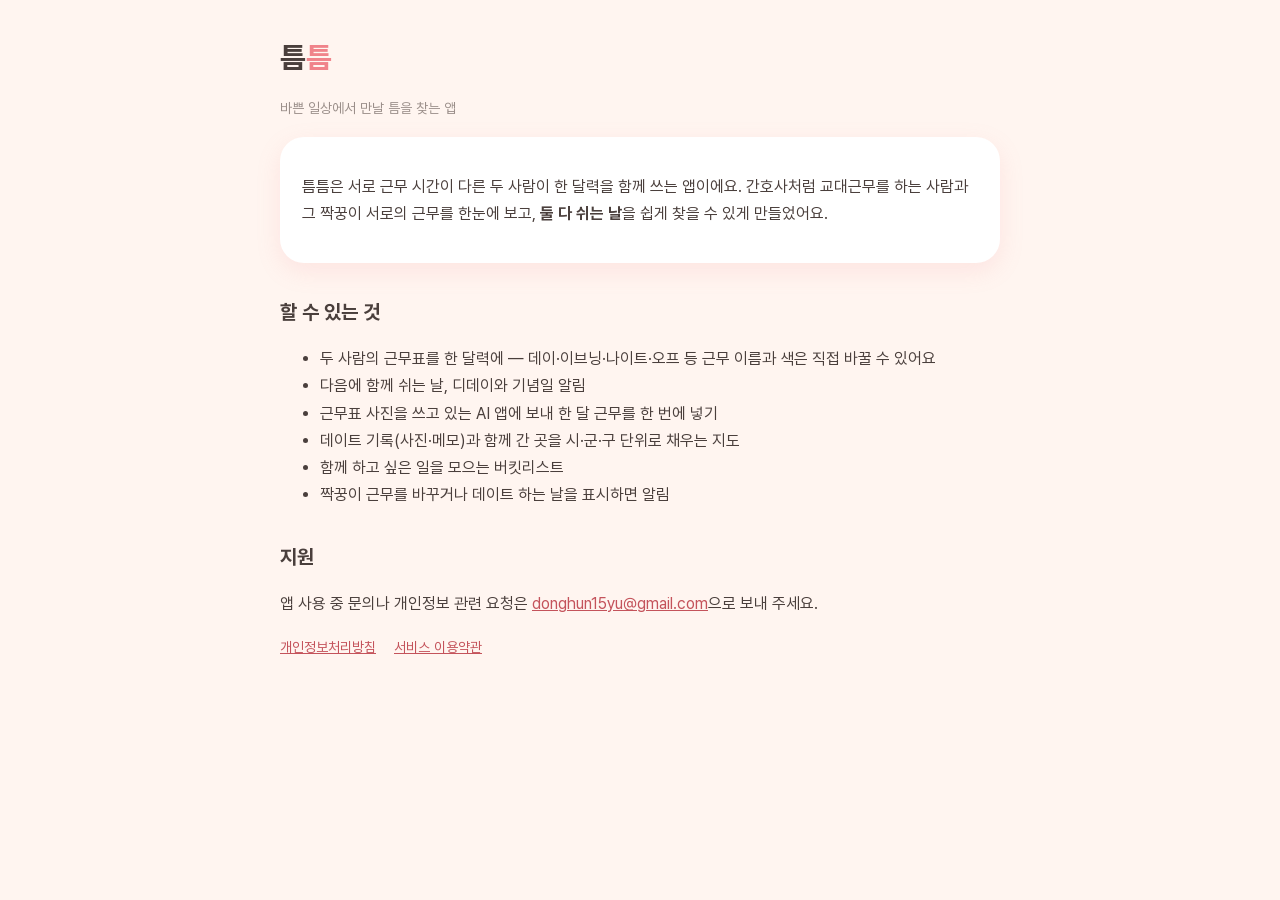
<file: index.html>
<!doctype html>
<html lang="ko">
<head>
  <meta charset="utf-8">
  <meta name="viewport" content="width=device-width, initial-scale=1">
  <title>틈틈 — 바쁜 일상에서 만날 틈을 찾는 앱</title>
  <meta name="description" content="교대근무·바쁜 일정 속에서 둘이 함께 쉬는 날을 찾아 주는 공유 달력 앱, 틈틈">
  <link rel="icon" href="favicon.svg" type="image/svg+xml">
  <link rel="stylesheet" href="fonts/fonts.css">
  <link rel="stylesheet" href="legal.css">
</head>
<body>
  <main>
    <h1>틈<span>틈</span></h1>
    <p class="muted">바쁜 일상에서 만날 틈을 찾는 앱</p>

    <div class="card">
      <p>틈틈은 서로 근무 시간이 다른 두 사람이 한 달력을 함께 쓰는 앱이에요. 간호사처럼 교대근무를 하는 사람과 그 짝꿍이 서로의 근무를 한눈에 보고, <b>둘 다 쉬는 날</b>을 쉽게 찾을 수 있게 만들었어요.</p>
    </div>

    <h2>할 수 있는 것</h2>
    <ul>
      <li>두 사람의 근무표를 한 달력에 — 데이·이브닝·나이트·오프 등 근무 이름과 색은 직접 바꿀 수 있어요</li>
      <li>다음에 함께 쉬는 날, 디데이와 기념일 알림</li>
      <li>근무표 사진을 쓰고 있는 AI 앱에 보내 한 달 근무를 한 번에 넣기</li>
      <li>데이트 기록(사진·메모)과 함께 간 곳을 시·군·구 단위로 채우는 지도</li>
      <li>함께 하고 싶은 일을 모으는 버킷리스트</li>
      <li>짝꿍이 근무를 바꾸거나 데이트 하는 날을 표시하면 알림</li>
    </ul>

    <h2>지원</h2>
    <p>앱 사용 중 문의나 개인정보 관련 요청은 <a href="mailto:donghun15yu@gmail.com">donghun15yu@gmail.com</a>으로 보내 주세요.</p>

    <nav>
      <a href="privacy.html">개인정보처리방침</a>
      <a href="terms.html">서비스 이용약관</a>
    </nav>
  </main>
</body>
</html>
</file>
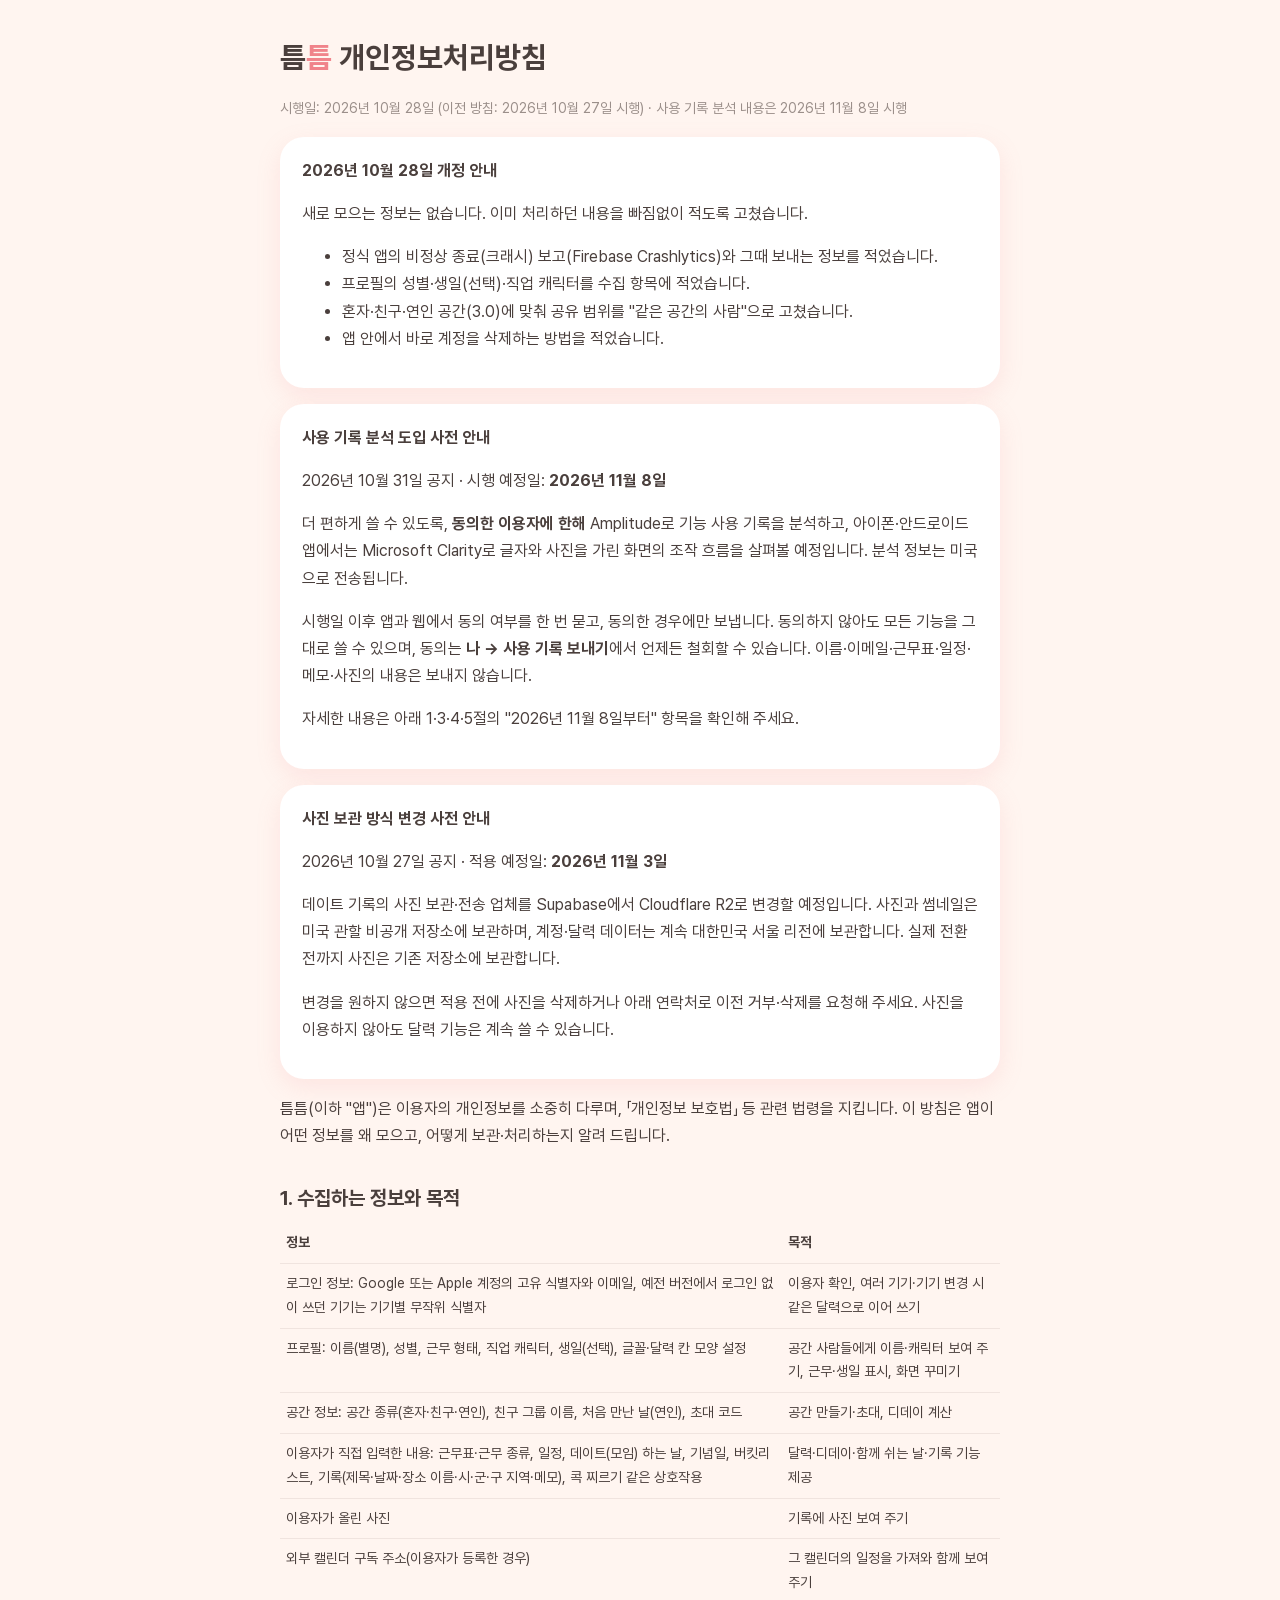
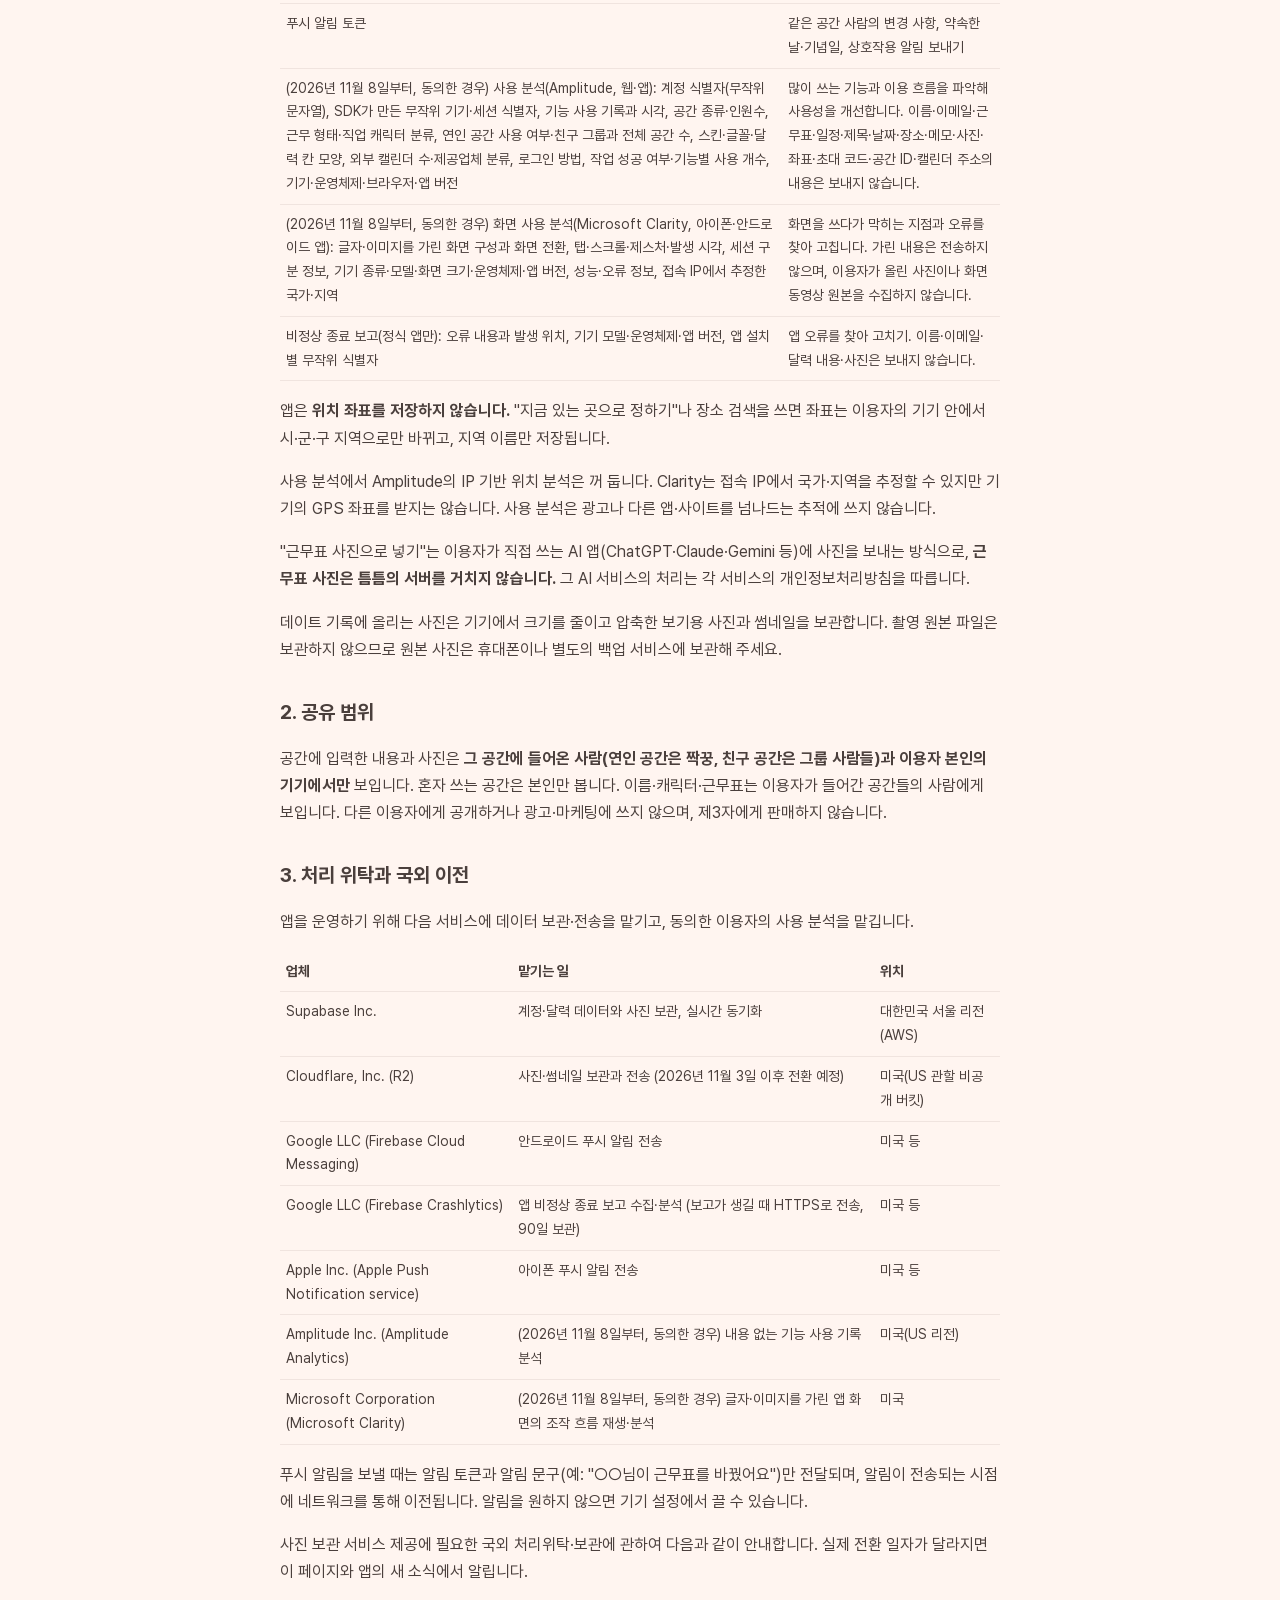
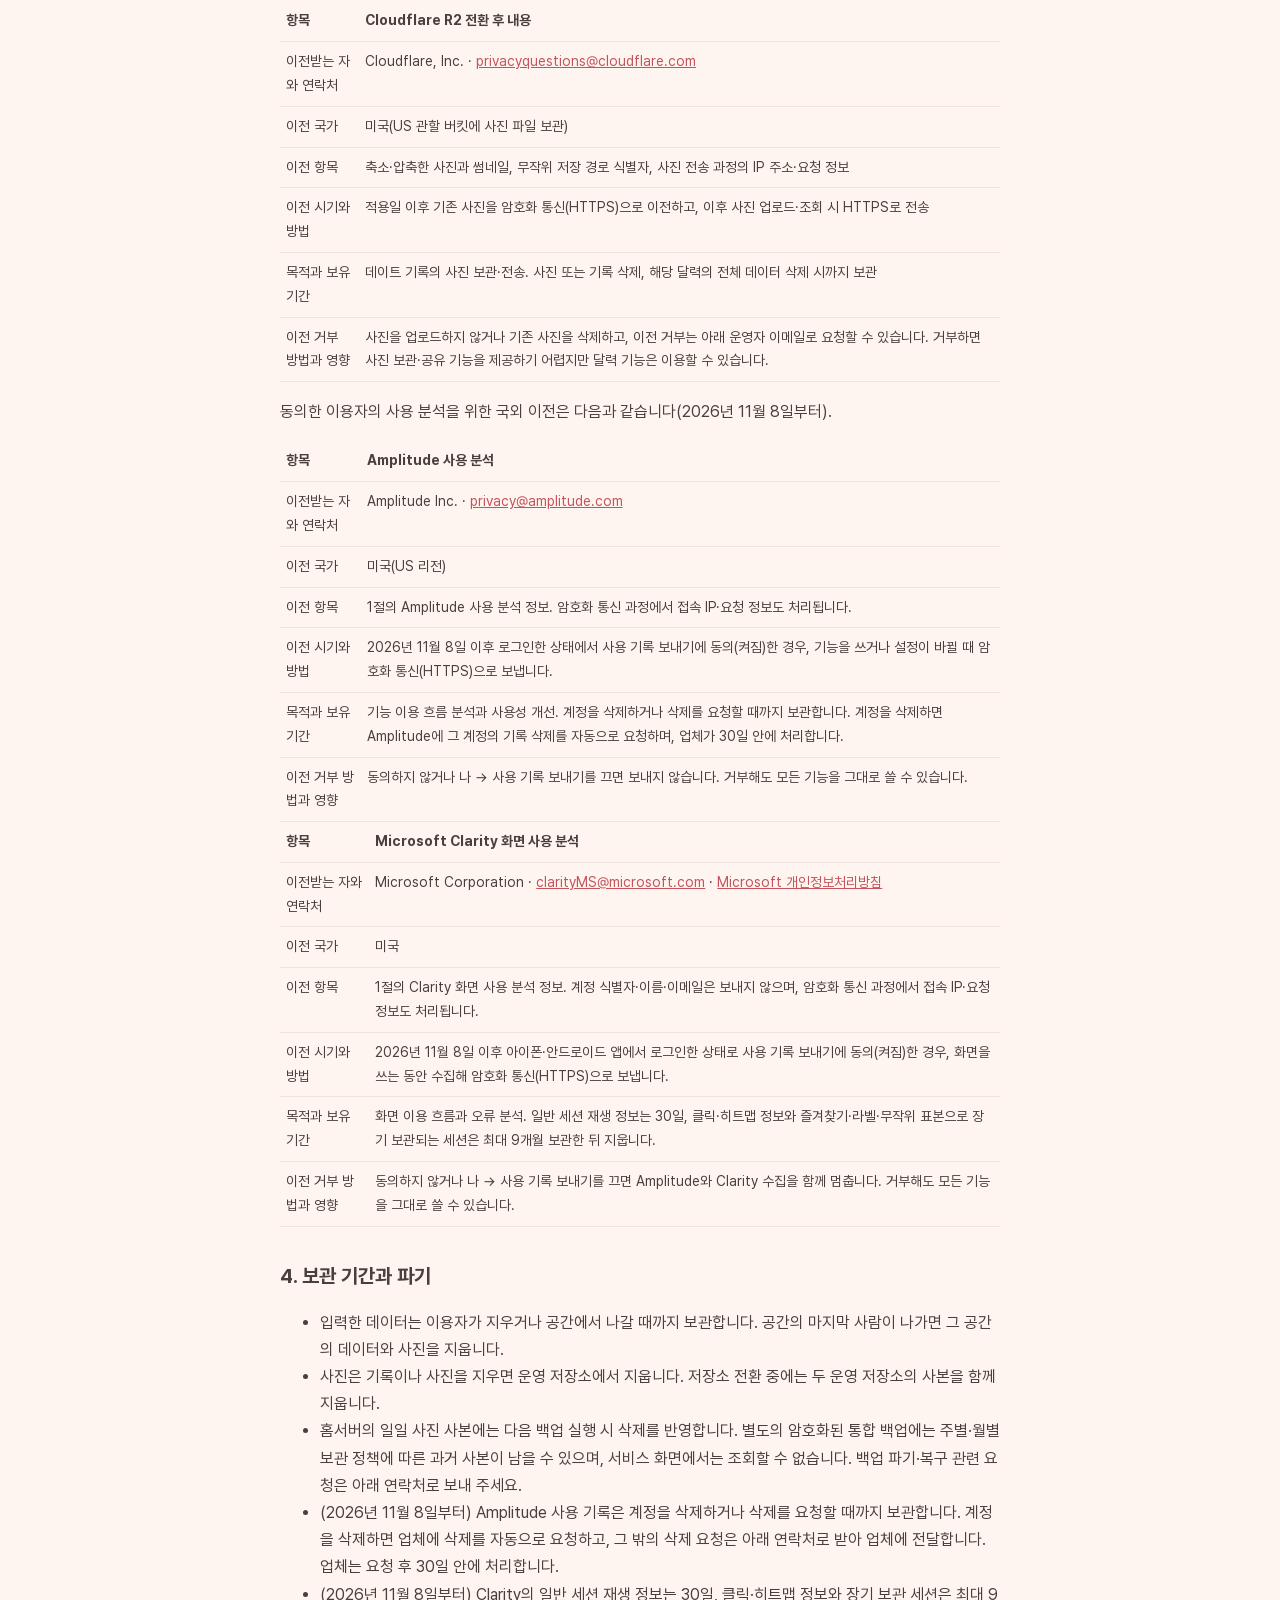
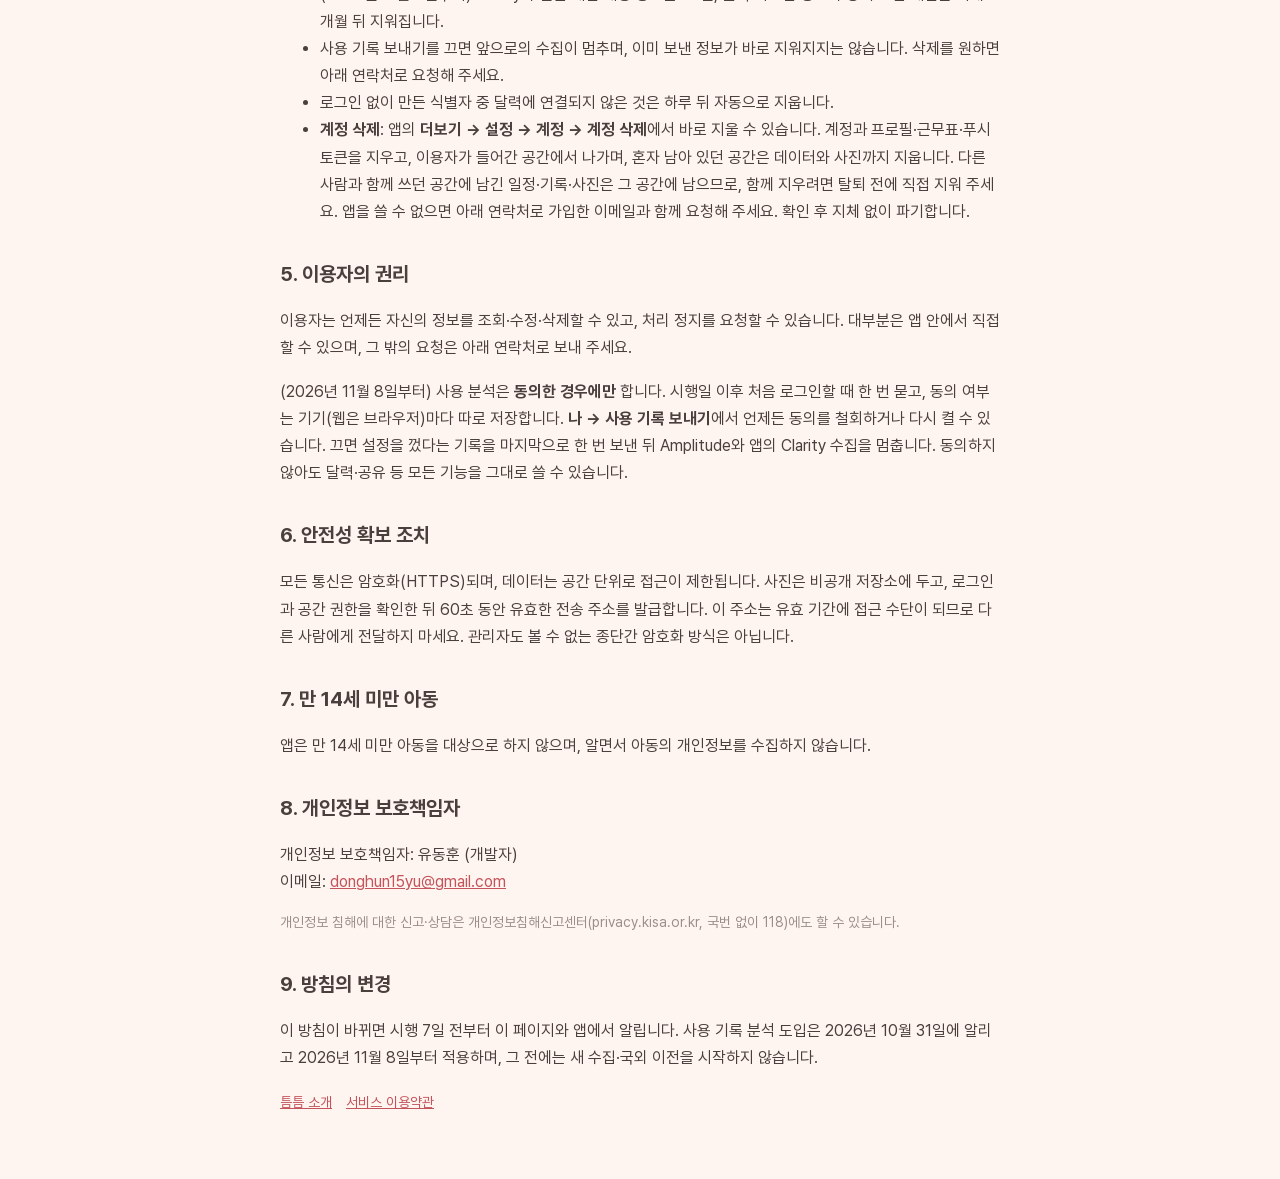
<file: privacy.html>
<!doctype html>
<html lang="ko">
<head>
  <meta charset="utf-8">
  <meta name="viewport" content="width=device-width, initial-scale=1">
  <title>틈틈 개인정보처리방침</title>
  <link rel="icon" href="favicon.svg" type="image/svg+xml">
  <link rel="stylesheet" href="fonts/fonts.css">
  <link rel="stylesheet" href="legal.css">
</head>
<body>
  <main>
    <h1>틈<span>틈</span> 개인정보처리방침</h1>
    <p class="muted">시행일: 2026년 10월 28일 (이전 방침: 2026년 10월 27일 시행) · 사용 기록 분석 내용은 2026년 11월 8일 시행</p>
    <div class="card">
      <b>2026년 10월 28일 개정 안내</b>
      <p>새로 모으는 정보는 없습니다. 이미 처리하던 내용을 빠짐없이 적도록 고쳤습니다.</p>
      <ul>
        <li>정식 앱의 비정상 종료(크래시) 보고(Firebase Crashlytics)와 그때 보내는 정보를 적었습니다.</li>
        <li>프로필의 성별·생일(선택)·직업 캐릭터를 수집 항목에 적었습니다.</li>
        <li>혼자·친구·연인 공간(3.0)에 맞춰 공유 범위를 "같은 공간의 사람"으로 고쳤습니다.</li>
        <li>앱 안에서 바로 계정을 삭제하는 방법을 적었습니다.</li>
      </ul>
    </div>
    <div class="card">
      <b>사용 기록 분석 도입 사전 안내</b>
      <p>2026년 10월 31일 공지 · 시행 예정일: <b>2026년 11월 8일</b></p>
      <p>더 편하게 쓸 수 있도록, <b>동의한 이용자에 한해</b> Amplitude로 기능 사용 기록을 분석하고, 아이폰·안드로이드 앱에서는 Microsoft Clarity로 글자와 사진을 가린 화면의 조작 흐름을 살펴볼 예정입니다. 분석 정보는 미국으로 전송됩니다.</p>
      <p>시행일 이후 앱과 웹에서 동의 여부를 한 번 묻고, 동의한 경우에만 보냅니다. 동의하지 않아도 모든 기능을 그대로 쓸 수 있으며, 동의는 <b>나 → 사용 기록 보내기</b>에서 언제든 철회할 수 있습니다. 이름·이메일·근무표·일정·메모·사진의 내용은 보내지 않습니다.</p>
      <p>자세한 내용은 아래 1·3·4·5절의 "2026년 11월 8일부터" 항목을 확인해 주세요.</p>
    </div>
    <div class="card">
      <b>사진 보관 방식 변경 사전 안내</b>
      <p>2026년 10월 27일 공지 · 적용 예정일: <b>2026년 11월 3일</b></p>
      <p>데이트 기록의 사진 보관·전송 업체를 Supabase에서 Cloudflare R2로 변경할 예정입니다. 사진과 썸네일은 미국 관할 비공개 저장소에 보관하며, 계정·달력 데이터는 계속 대한민국 서울 리전에 보관합니다. 실제 전환 전까지 사진은 기존 저장소에 보관합니다.</p>
      <p>변경을 원하지 않으면 적용 전에 사진을 삭제하거나 아래 연락처로 이전 거부·삭제를 요청해 주세요. 사진을 이용하지 않아도 달력 기능은 계속 쓸 수 있습니다.</p>
    </div>

    <p>틈틈(이하 "앱")은 이용자의 개인정보를 소중히 다루며, 「개인정보 보호법」 등 관련 법령을 지킵니다. 이 방침은 앱이 어떤 정보를 왜 모으고, 어떻게 보관·처리하는지 알려 드립니다.</p>

    <h2>1. 수집하는 정보와 목적</h2>
    <table>
      <tr><th>정보</th><th>목적</th></tr>
      <tr><td>로그인 정보: Google 또는 Apple 계정의 고유 식별자와 이메일, 예전 버전에서 로그인 없이 쓰던 기기는 기기별 무작위 식별자</td><td>이용자 확인, 여러 기기·기기 변경 시 같은 달력으로 이어 쓰기</td></tr>
      <tr><td>프로필: 이름(별명), 성별, 근무 형태, 직업 캐릭터, 생일(선택), 글꼴·달력 칸 모양 설정</td><td>공간 사람들에게 이름·캐릭터 보여 주기, 근무·생일 표시, 화면 꾸미기</td></tr>
      <tr><td>공간 정보: 공간 종류(혼자·친구·연인), 친구 그룹 이름, 처음 만난 날(연인), 초대 코드</td><td>공간 만들기·초대, 디데이 계산</td></tr>
      <tr><td>이용자가 직접 입력한 내용: 근무표·근무 종류, 일정, 데이트(모임) 하는 날, 기념일, 버킷리스트, 기록(제목·날짜·장소 이름·시·군·구 지역·메모), 콕 찌르기 같은 상호작용</td><td>달력·디데이·함께 쉬는 날·기록 기능 제공</td></tr>
      <tr><td>이용자가 올린 사진</td><td>기록에 사진 보여 주기</td></tr>
      <tr><td>외부 캘린더 구독 주소(이용자가 등록한 경우)</td><td>그 캘린더의 일정을 가져와 함께 보여 주기</td></tr>
      <tr><td>푸시 알림 토큰</td><td>같은 공간 사람의 변경 사항, 약속한 날·기념일, 상호작용 알림 보내기</td></tr>
      <tr><td>(2026년 11월 8일부터, 동의한 경우) 사용 분석(Amplitude, 웹·앱): 계정 식별자(무작위 문자열), SDK가 만든 무작위 기기·세션 식별자, 기능 사용 기록과 시각, 공간 종류·인원수, 근무 형태·직업 캐릭터 분류, 연인 공간 사용 여부·친구 그룹과 전체 공간 수, 스킨·글꼴·달력 칸 모양, 외부 캘린더 수·제공업체 분류, 로그인 방법, 작업 성공 여부·기능별 사용 개수, 기기·운영체제·브라우저·앱 버전</td><td>많이 쓰는 기능과 이용 흐름을 파악해 사용성을 개선합니다. 이름·이메일·근무표·일정·제목·날짜·장소·메모·사진·좌표·초대 코드·공간 ID·캘린더 주소의 내용은 보내지 않습니다.</td></tr>
      <tr><td>(2026년 11월 8일부터, 동의한 경우) 화면 사용 분석(Microsoft Clarity, 아이폰·안드로이드 앱): 글자·이미지를 가린 화면 구성과 화면 전환, 탭·스크롤·제스처·발생 시각, 세션 구분 정보, 기기 종류·모델·화면 크기·운영체제·앱 버전, 성능·오류 정보, 접속 IP에서 추정한 국가·지역</td><td>화면을 쓰다가 막히는 지점과 오류를 찾아 고칩니다. 가린 내용은 전송하지 않으며, 이용자가 올린 사진이나 화면 동영상 원본을 수집하지 않습니다.</td></tr>
      <tr><td>비정상 종료 보고(정식 앱만): 오류 내용과 발생 위치, 기기 모델·운영체제·앱 버전, 앱 설치별 무작위 식별자</td><td>앱 오류를 찾아 고치기. 이름·이메일·달력 내용·사진은 보내지 않습니다.</td></tr>
    </table>
    <p>앱은 <b>위치 좌표를 저장하지 않습니다.</b> "지금 있는 곳으로 정하기"나 장소 검색을 쓰면 좌표는 이용자의 기기 안에서 시·군·구 지역으로만 바뀌고, 지역 이름만 저장됩니다.</p>
    <p>사용 분석에서 Amplitude의 IP 기반 위치 분석은 꺼 둡니다. Clarity는 접속 IP에서 국가·지역을 추정할 수 있지만 기기의 GPS 좌표를 받지는 않습니다. 사용 분석은 광고나 다른 앱·사이트를 넘나드는 추적에 쓰지 않습니다.</p>
    <p>"근무표 사진으로 넣기"는 이용자가 직접 쓰는 AI 앱(ChatGPT·Claude·Gemini 등)에 사진을 보내는 방식으로, <b>근무표 사진은 틈틈의 서버를 거치지 않습니다.</b> 그 AI 서비스의 처리는 각 서비스의 개인정보처리방침을 따릅니다.</p>
    <p>데이트 기록에 올리는 사진은 기기에서 크기를 줄이고 압축한 보기용 사진과 썸네일을 보관합니다. 촬영 원본 파일은 보관하지 않으므로 원본 사진은 휴대폰이나 별도의 백업 서비스에 보관해 주세요.</p>

    <h2>2. 공유 범위</h2>
    <p>공간에 입력한 내용과 사진은 <b>그 공간에 들어온 사람(연인 공간은 짝꿍, 친구 공간은 그룹 사람들)과 이용자 본인의 기기에서만</b> 보입니다. 혼자 쓰는 공간은 본인만 봅니다. 이름·캐릭터·근무표는 이용자가 들어간 공간들의 사람에게 보입니다. 다른 이용자에게 공개하거나 광고·마케팅에 쓰지 않으며, 제3자에게 판매하지 않습니다.</p>

    <h2>3. 처리 위탁과 국외 이전</h2>
    <p>앱을 운영하기 위해 다음 서비스에 데이터 보관·전송을 맡기고, 동의한 이용자의 사용 분석을 맡깁니다.</p>
    <table>
      <tr><th>업체</th><th>맡기는 일</th><th>위치</th></tr>
      <tr><td>Supabase Inc.</td><td>계정·달력 데이터와 사진 보관, 실시간 동기화</td><td>대한민국 서울 리전(AWS)</td></tr>
      <tr><td>Cloudflare, Inc. (R2)</td><td>사진·썸네일 보관과 전송 (2026년 11월 3일 이후 전환 예정)</td><td>미국(US 관할 비공개 버킷)</td></tr>
      <tr><td>Google LLC (Firebase Cloud Messaging)</td><td>안드로이드 푸시 알림 전송</td><td>미국 등</td></tr>
      <tr><td>Google LLC (Firebase Crashlytics)</td><td>앱 비정상 종료 보고 수집·분석 (보고가 생길 때 HTTPS로 전송, 90일 보관)</td><td>미국 등</td></tr>
      <tr><td>Apple Inc. (Apple Push Notification service)</td><td>아이폰 푸시 알림 전송</td><td>미국 등</td></tr>
      <tr><td>Amplitude Inc. (Amplitude Analytics)</td><td>(2026년 11월 8일부터, 동의한 경우) 내용 없는 기능 사용 기록 분석</td><td>미국(US 리전)</td></tr>
      <tr><td>Microsoft Corporation (Microsoft Clarity)</td><td>(2026년 11월 8일부터, 동의한 경우) 글자·이미지를 가린 앱 화면의 조작 흐름 재생·분석</td><td>미국</td></tr>
    </table>
    <p>푸시 알림을 보낼 때는 알림 토큰과 알림 문구(예: "○○님이 근무표를 바꿨어요")만 전달되며, 알림이 전송되는 시점에 네트워크를 통해 이전됩니다. 알림을 원하지 않으면 기기 설정에서 끌 수 있습니다.</p>
    <p>사진 보관 서비스 제공에 필요한 국외 처리위탁·보관에 관하여 다음과 같이 안내합니다. 실제 전환 일자가 달라지면 이 페이지와 앱의 새 소식에서 알립니다.</p>
    <table>
      <tr><th>항목</th><th>Cloudflare R2 전환 후 내용</th></tr>
      <tr><td>이전받는 자와 연락처</td><td>Cloudflare, Inc. · <a href="mailto:privacyquestions@cloudflare.com">privacyquestions@cloudflare.com</a></td></tr>
      <tr><td>이전 국가</td><td>미국(US 관할 버킷에 사진 파일 보관)</td></tr>
      <tr><td>이전 항목</td><td>축소·압축한 사진과 썸네일, 무작위 저장 경로 식별자, 사진 전송 과정의 IP 주소·요청 정보</td></tr>
      <tr><td>이전 시기와 방법</td><td>적용일 이후 기존 사진을 암호화 통신(HTTPS)으로 이전하고, 이후 사진 업로드·조회 시 HTTPS로 전송</td></tr>
      <tr><td>목적과 보유 기간</td><td>데이트 기록의 사진 보관·전송. 사진 또는 기록 삭제, 해당 달력의 전체 데이터 삭제 시까지 보관</td></tr>
      <tr><td>이전 거부 방법과 영향</td><td>사진을 업로드하지 않거나 기존 사진을 삭제하고, 이전 거부는 아래 운영자 이메일로 요청할 수 있습니다. 거부하면 사진 보관·공유 기능을 제공하기 어렵지만 달력 기능은 이용할 수 있습니다.</td></tr>
    </table>
    <p>동의한 이용자의 사용 분석을 위한 국외 이전은 다음과 같습니다(2026년 11월 8일부터).</p>
    <table>
      <tr><th>항목</th><th>Amplitude 사용 분석</th></tr>
      <tr><td>이전받는 자와 연락처</td><td>Amplitude Inc. · <a href="mailto:privacy@amplitude.com">privacy@amplitude.com</a></td></tr>
      <tr><td>이전 국가</td><td>미국(US 리전)</td></tr>
      <tr><td>이전 항목</td><td>1절의 Amplitude 사용 분석 정보. 암호화 통신 과정에서 접속 IP·요청 정보도 처리됩니다.</td></tr>
      <tr><td>이전 시기와 방법</td><td>2026년 11월 8일 이후 로그인한 상태에서 사용 기록 보내기에 동의(켜짐)한 경우, 기능을 쓰거나 설정이 바뀔 때 암호화 통신(HTTPS)으로 보냅니다.</td></tr>
      <tr><td>목적과 보유 기간</td><td>기능 이용 흐름 분석과 사용성 개선. 계정을 삭제하거나 삭제를 요청할 때까지 보관합니다. 계정을 삭제하면 Amplitude에 그 계정의 기록 삭제를 자동으로 요청하며, 업체가 30일 안에 처리합니다.</td></tr>
      <tr><td>이전 거부 방법과 영향</td><td>동의하지 않거나 나 → 사용 기록 보내기를 끄면 보내지 않습니다. 거부해도 모든 기능을 그대로 쓸 수 있습니다.</td></tr>
    </table>
    <table>
      <tr><th>항목</th><th>Microsoft Clarity 화면 사용 분석</th></tr>
      <tr><td>이전받는 자와 연락처</td><td>Microsoft Corporation · <a href="mailto:clarityMS@microsoft.com">clarityMS@microsoft.com</a> · <a href="https://www.microsoft.com/privacy/privacystatement">Microsoft 개인정보처리방침</a></td></tr>
      <tr><td>이전 국가</td><td>미국</td></tr>
      <tr><td>이전 항목</td><td>1절의 Clarity 화면 사용 분석 정보. 계정 식별자·이름·이메일은 보내지 않으며, 암호화 통신 과정에서 접속 IP·요청 정보도 처리됩니다.</td></tr>
      <tr><td>이전 시기와 방법</td><td>2026년 11월 8일 이후 아이폰·안드로이드 앱에서 로그인한 상태로 사용 기록 보내기에 동의(켜짐)한 경우, 화면을 쓰는 동안 수집해 암호화 통신(HTTPS)으로 보냅니다.</td></tr>
      <tr><td>목적과 보유 기간</td><td>화면 이용 흐름과 오류 분석. 일반 세션 재생 정보는 30일, 클릭·히트맵 정보와 즐겨찾기·라벨·무작위 표본으로 장기 보관되는 세션은 최대 9개월 보관한 뒤 지웁니다.</td></tr>
      <tr><td>이전 거부 방법과 영향</td><td>동의하지 않거나 나 → 사용 기록 보내기를 끄면 Amplitude와 Clarity 수집을 함께 멈춥니다. 거부해도 모든 기능을 그대로 쓸 수 있습니다.</td></tr>
    </table>

    <h2>4. 보관 기간과 파기</h2>
    <ul>
      <li>입력한 데이터는 이용자가 지우거나 공간에서 나갈 때까지 보관합니다. 공간의 마지막 사람이 나가면 그 공간의 데이터와 사진을 지웁니다.</li>
      <li>사진은 기록이나 사진을 지우면 운영 저장소에서 지웁니다. 저장소 전환 중에는 두 운영 저장소의 사본을 함께 지웁니다.</li>
      <li>홈서버의 일일 사진 사본에는 다음 백업 실행 시 삭제를 반영합니다. 별도의 암호화된 통합 백업에는 주별·월별 보관 정책에 따른 과거 사본이 남을 수 있으며, 서비스 화면에서는 조회할 수 없습니다. 백업 파기·복구 관련 요청은 아래 연락처로 보내 주세요.</li>
      <li>(2026년 11월 8일부터) Amplitude 사용 기록은 계정을 삭제하거나 삭제를 요청할 때까지 보관합니다. 계정을 삭제하면 업체에 삭제를 자동으로 요청하고, 그 밖의 삭제 요청은 아래 연락처로 받아 업체에 전달합니다. 업체는 요청 후 30일 안에 처리합니다.</li>
      <li>(2026년 11월 8일부터) Clarity의 일반 세션 재생 정보는 30일, 클릭·히트맵 정보와 장기 보관 세션은 최대 9개월 뒤 지워집니다.</li>
      <li>사용 기록 보내기를 끄면 앞으로의 수집이 멈추며, 이미 보낸 정보가 바로 지워지지는 않습니다. 삭제를 원하면 아래 연락처로 요청해 주세요.</li>
      <li>로그인 없이 만든 식별자 중 달력에 연결되지 않은 것은 하루 뒤 자동으로 지웁니다.</li>
      <li id="delete"><b>계정 삭제</b>: 앱의 <b>더보기 → 설정 → 계정 → 계정 삭제</b>에서 바로 지울 수 있습니다. 계정과 프로필·근무표·푸시 토큰을 지우고, 이용자가 들어간 공간에서 나가며, 혼자 남아 있던 공간은 데이터와 사진까지 지웁니다. 다른 사람과 함께 쓰던 공간에 남긴 일정·기록·사진은 그 공간에 남으므로, 함께 지우려면 탈퇴 전에 직접 지워 주세요. 앱을 쓸 수 없으면 아래 연락처로 가입한 이메일과 함께 요청해 주세요. 확인 후 지체 없이 파기합니다.</li>
    </ul>

    <h2>5. 이용자의 권리</h2>
    <p>이용자는 언제든 자신의 정보를 조회·수정·삭제할 수 있고, 처리 정지를 요청할 수 있습니다. 대부분은 앱 안에서 직접 할 수 있으며, 그 밖의 요청은 아래 연락처로 보내 주세요.</p>
    <p id="analytics">(2026년 11월 8일부터) 사용 분석은 <b>동의한 경우에만</b> 합니다. 시행일 이후 처음 로그인할 때 한 번 묻고, 동의 여부는 기기(웹은 브라우저)마다 따로 저장합니다. <b>나 → 사용 기록 보내기</b>에서 언제든 동의를 철회하거나 다시 켤 수 있습니다. 끄면 설정을 껐다는 기록을 마지막으로 한 번 보낸 뒤 Amplitude와 앱의 Clarity 수집을 멈춥니다. 동의하지 않아도 달력·공유 등 모든 기능을 그대로 쓸 수 있습니다.</p>

    <h2>6. 안전성 확보 조치</h2>
    <p>모든 통신은 암호화(HTTPS)되며, 데이터는 공간 단위로 접근이 제한됩니다. 사진은 비공개 저장소에 두고, 로그인과 공간 권한을 확인한 뒤 60초 동안 유효한 전송 주소를 발급합니다. 이 주소는 유효 기간에 접근 수단이 되므로 다른 사람에게 전달하지 마세요. 관리자도 볼 수 없는 종단간 암호화 방식은 아닙니다.</p>

    <h2>7. 만 14세 미만 아동</h2>
    <p>앱은 만 14세 미만 아동을 대상으로 하지 않으며, 알면서 아동의 개인정보를 수집하지 않습니다.</p>

    <h2>8. 개인정보 보호책임자</h2>
    <p>개인정보 보호책임자: 유동훈 (개발자)<br>이메일: <a href="mailto:donghun15yu@gmail.com">donghun15yu@gmail.com</a></p>
    <p class="muted">개인정보 침해에 대한 신고·상담은 개인정보침해신고센터(privacy.kisa.or.kr, 국번 없이 118)에도 할 수 있습니다.</p>

    <h2>9. 방침의 변경</h2>
    <p>이 방침이 바뀌면 시행 7일 전부터 이 페이지와 앱에서 알립니다. 사용 기록 분석 도입은 2026년 10월 31일에 알리고 2026년 11월 8일부터 적용하며, 그 전에는 새 수집·국외 이전을 시작하지 않습니다.</p>

    <nav><a href="index.html">틈틈 소개</a><a href="terms.html">서비스 이용약관</a></nav>
  </main>
</body>
</html>
</file>
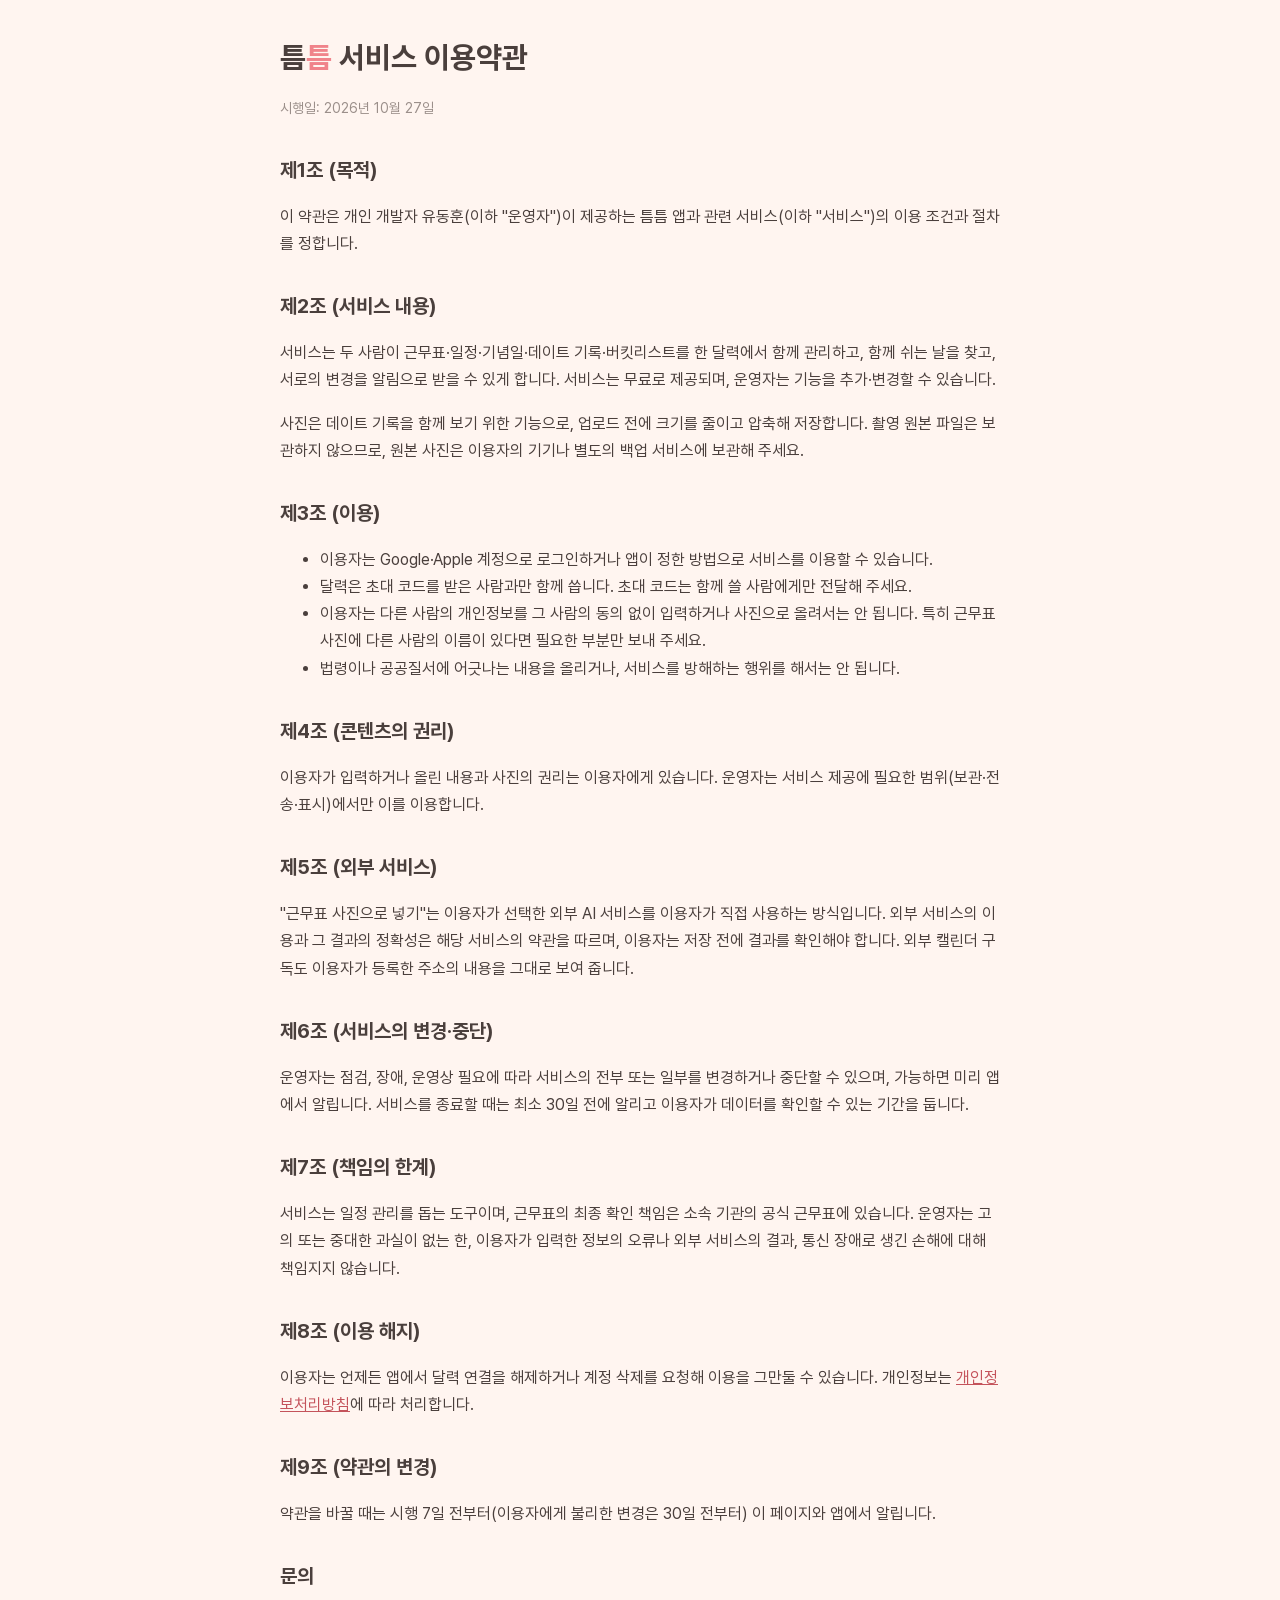
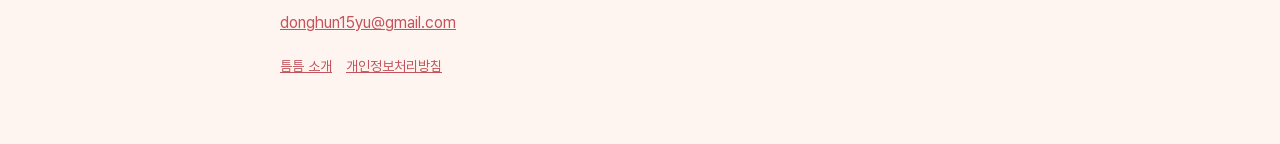
<file: terms.html>
<!doctype html>
<html lang="ko">
<head>
  <meta charset="utf-8">
  <meta name="viewport" content="width=device-width, initial-scale=1">
  <title>틈틈 서비스 이용약관</title>
  <link rel="icon" href="favicon.svg" type="image/svg+xml">
  <link rel="stylesheet" href="fonts/fonts.css">
  <link rel="stylesheet" href="legal.css">
</head>
<body>
  <main>
    <h1>틈<span>틈</span> 서비스 이용약관</h1>
    <p class="muted">시행일: 2026년 10월 27일</p>

    <h2>제1조 (목적)</h2>
    <p>이 약관은 개인 개발자 유동훈(이하 "운영자")이 제공하는 틈틈 앱과 관련 서비스(이하 "서비스")의 이용 조건과 절차를 정합니다.</p>

    <h2>제2조 (서비스 내용)</h2>
    <p>서비스는 두 사람이 근무표·일정·기념일·데이트 기록·버킷리스트를 한 달력에서 함께 관리하고, 함께 쉬는 날을 찾고, 서로의 변경을 알림으로 받을 수 있게 합니다. 서비스는 무료로 제공되며, 운영자는 기능을 추가·변경할 수 있습니다.</p>
    <p>사진은 데이트 기록을 함께 보기 위한 기능으로, 업로드 전에 크기를 줄이고 압축해 저장합니다. 촬영 원본 파일은 보관하지 않으므로, 원본 사진은 이용자의 기기나 별도의 백업 서비스에 보관해 주세요.</p>

    <h2>제3조 (이용)</h2>
    <ul>
      <li>이용자는 Google·Apple 계정으로 로그인하거나 앱이 정한 방법으로 서비스를 이용할 수 있습니다.</li>
      <li>달력은 초대 코드를 받은 사람과만 함께 씁니다. 초대 코드는 함께 쓸 사람에게만 전달해 주세요.</li>
      <li>이용자는 다른 사람의 개인정보를 그 사람의 동의 없이 입력하거나 사진으로 올려서는 안 됩니다. 특히 근무표 사진에 다른 사람의 이름이 있다면 필요한 부분만 보내 주세요.</li>
      <li>법령이나 공공질서에 어긋나는 내용을 올리거나, 서비스를 방해하는 행위를 해서는 안 됩니다.</li>
    </ul>

    <h2>제4조 (콘텐츠의 권리)</h2>
    <p>이용자가 입력하거나 올린 내용과 사진의 권리는 이용자에게 있습니다. 운영자는 서비스 제공에 필요한 범위(보관·전송·표시)에서만 이를 이용합니다.</p>

    <h2>제5조 (외부 서비스)</h2>
    <p>"근무표 사진으로 넣기"는 이용자가 선택한 외부 AI 서비스를 이용자가 직접 사용하는 방식입니다. 외부 서비스의 이용과 그 결과의 정확성은 해당 서비스의 약관을 따르며, 이용자는 저장 전에 결과를 확인해야 합니다. 외부 캘린더 구독도 이용자가 등록한 주소의 내용을 그대로 보여 줍니다.</p>

    <h2>제6조 (서비스의 변경·중단)</h2>
    <p>운영자는 점검, 장애, 운영상 필요에 따라 서비스의 전부 또는 일부를 변경하거나 중단할 수 있으며, 가능하면 미리 앱에서 알립니다. 서비스를 종료할 때는 최소 30일 전에 알리고 이용자가 데이터를 확인할 수 있는 기간을 둡니다.</p>

    <h2>제7조 (책임의 한계)</h2>
    <p>서비스는 일정 관리를 돕는 도구이며, 근무표의 최종 확인 책임은 소속 기관의 공식 근무표에 있습니다. 운영자는 고의 또는 중대한 과실이 없는 한, 이용자가 입력한 정보의 오류나 외부 서비스의 결과, 통신 장애로 생긴 손해에 대해 책임지지 않습니다.</p>

    <h2>제8조 (이용 해지)</h2>
    <p>이용자는 언제든 앱에서 달력 연결을 해제하거나 계정 삭제를 요청해 이용을 그만둘 수 있습니다. 개인정보는 <a href="privacy.html">개인정보처리방침</a>에 따라 처리합니다.</p>

    <h2>제9조 (약관의 변경)</h2>
    <p>약관을 바꿀 때는 시행 7일 전부터(이용자에게 불리한 변경은 30일 전부터) 이 페이지와 앱에서 알립니다.</p>

    <h2>문의</h2>
    <p><a href="mailto:donghun15yu@gmail.com">donghun15yu@gmail.com</a></p>

    <nav><a href="index.html">틈틈 소개</a><a href="privacy.html">개인정보처리방침</a></nav>
  </main>
</body>
</html>
</file>
<file: fonts/fonts.css>
/* Pretendard (SIL Open Font License 1.1, https://github.com/orioncactus/pretendard) — 400·700만, 필요한 글자 묶음만 받는다 */
@font-face {
  font-family: 'Pretendard';
  font-style: normal;
  font-display: swap;
  font-weight: 400;
  src: url(./pretendard/Pretendard-Regular.subset.0.woff2) format('woff2');
  unicode-range: U+f9ca-fa0b, U+ff03-ff05, U+ff07, U+ff0a-ff0b, U+ff0d-ff19, U+ff1b, U+ff1d, U+ff20-ff5b, U+ff5d, U+ffe0-ffe3, U+ffe5-ffe6;
}
@font-face {
  font-family: 'Pretendard';
  font-style: normal;
  font-display: swap;
  font-weight: 400;
  src: url(./pretendard/Pretendard-Regular.subset.1.woff2) format('woff2');
  unicode-range: U+d723-d728, U+d72a-d733, U+d735-d748, U+d74a-d74f, U+d752-d753, U+d755-d757, U+d75a-d75f, U+d762-d764, U+d766-d768, U+d76a-d76b, U+d76d-d76f, U+d771-d787, U+d789-d78b, U+d78d-d78f, U+d791-d797, U+d79a, U+d79c, U+d79e-d7a3, U+f900-f909, U+f90b-f92e;
}
@font-face {
  font-family: 'Pretendard';
  font-style: normal;
  font-display: swap;
  font-weight: 400;
  src: url(./pretendard/Pretendard-Regular.subset.2.woff2) format('woff2');
  unicode-range: U+d679-d68b, U+d68e-d69e, U+d6a0, U+d6a2-d6a7, U+d6a9-d6c3, U+d6c6-d6c7, U+d6c9-d6cb, U+d6cd-d6d3, U+d6d5-d6d6, U+d6d8-d6e3, U+d6e5-d6e7, U+d6e9-d6fb, U+d6fd-d717, U+d719-d71f, U+d721-d722;
}
@font-face {
  font-family: 'Pretendard';
  font-style: normal;
  font-display: swap;
  font-weight: 400;
  src: url(./pretendard/Pretendard-Regular.subset.3.woff2) format('woff2');
  unicode-range: U+d5bc-d5c7, U+d5ca-d5cb, U+d5cd-d5cf, U+d5d1-d5d7, U+d5d9-d5da, U+d5dc, U+d5de-d5e3, U+d5e6-d5e7, U+d5e9-d5eb, U+d5ed-d5f6, U+d5f8, U+d5fa-d5ff, U+d602-d603, U+d605-d607, U+d609-d60f, U+d612-d613, U+d616-d61b, U+d61d-d637, U+d63a-d63b, U+d63d-d63f, U+d641-d647, U+d64a-d64c, U+d64e-d653, U+d656-d657, U+d659-d65b, U+d65d-d666, U+d668, U+d66a-d678;
}
@font-face {
  font-family: 'Pretendard';
  font-style: normal;
  font-display: swap;
  font-weight: 400;
  src: url(./pretendard/Pretendard-Regular.subset.4.woff2) format('woff2');
  unicode-range: U+d507, U+d509-d50b, U+d50d-d513, U+d515-d53b, U+d53e-d53f, U+d541-d543, U+d545-d54c, U+d54e, U+d550, U+d552-d557, U+d55a-d55b, U+d55d-d55f, U+d561-d564, U+d566-d567, U+d56a, U+d56c, U+d56e-d573, U+d576-d577, U+d579-d583, U+d585-d586, U+d58a-d5a4, U+d5a6-d5bb;
}
@font-face {
  font-family: 'Pretendard';
  font-style: normal;
  font-display: swap;
  font-weight: 400;
  src: url(./pretendard/Pretendard-Regular.subset.5.woff2) format('woff2');
  unicode-range: U+d464-d477, U+d47a-d47b, U+d47d-d47f, U+d481-d487, U+d489-d48a, U+d48c, U+d48e-d4e7, U+d4e9-d503, U+d505-d506;
}
@font-face {
  font-family: 'Pretendard';
  font-style: normal;
  font-display: swap;
  font-weight: 400;
  src: url(./pretendard/Pretendard-Regular.subset.6.woff2) format('woff2');
  unicode-range: U+d3bf-d3c7, U+d3ca-d3cf, U+d3d1-d3eb, U+d3ee-d3ef, U+d3f1-d3f3, U+d3f5-d3fb, U+d3fd-d400, U+d402-d45b, U+d45d-d463;
}
@font-face {
  font-family: 'Pretendard';
  font-style: normal;
  font-display: swap;
  font-weight: 400;
  src: url(./pretendard/Pretendard-Regular.subset.7.woff2) format('woff2');
  unicode-range: U+d2ff, U+d302-d304, U+d306-d30b, U+d30f, U+d311-d313, U+d315-d31b, U+d31e, U+d322-d324, U+d326-d327, U+d32a-d32b, U+d32d-d32f, U+d331-d337, U+d339-d33c, U+d33e-d37b, U+d37e-d37f, U+d381-d383, U+d385-d38b, U+d38e-d390, U+d392-d397, U+d39a-d39b, U+d39d-d39f, U+d3a1-d3a7, U+d3a9-d3aa, U+d3ac, U+d3ae-d3b3, U+d3b5-d3b7, U+d3b9-d3bb, U+d3bd-d3be;
}
@font-face {
  font-family: 'Pretendard';
  font-style: normal;
  font-display: swap;
  font-weight: 400;
  src: url(./pretendard/Pretendard-Regular.subset.8.woff2) format('woff2');
  unicode-range: U+d257-d27f, U+d281-d29b, U+d29d-d29f, U+d2a1-d2ab, U+d2ad-d2b7, U+d2ba-d2bb, U+d2bd-d2bf, U+d2c1-d2c7, U+d2c9-d2ef, U+d2f2-d2f3, U+d2f5-d2f7, U+d2f9-d2fe;
}
@font-face {
  font-family: 'Pretendard';
  font-style: normal;
  font-display: swap;
  font-weight: 400;
  src: url(./pretendard/Pretendard-Regular.subset.9.woff2) format('woff2');
  unicode-range: U+d1b4, U+d1b6-d1f3, U+d1f5-d22b, U+d22e-d22f, U+d231-d233, U+d235-d23b, U+d23d-d240, U+d242-d256;
}
@font-face {
  font-family: 'Pretendard';
  font-style: normal;
  font-display: swap;
  font-weight: 400;
  src: url(./pretendard/Pretendard-Regular.subset.10.woff2) format('woff2');
  unicode-range: U+d105-d12f, U+d132-d133, U+d135-d137, U+d139-d13f, U+d141-d142, U+d144, U+d146-d14b, U+d14e-d14f, U+d151-d153, U+d155-d15b, U+d15e-d187, U+d189-d19f, U+d1a2-d1a3, U+d1a5-d1a7, U+d1a9-d1af, U+d1b2-d1b3;
}
@font-face {
  font-family: 'Pretendard';
  font-style: normal;
  font-display: swap;
  font-weight: 400;
  src: url(./pretendard/Pretendard-Regular.subset.11.woff2) format('woff2');
  unicode-range: U+d04b-d04f, U+d051-d057, U+d059-d06b, U+d06d-d06f, U+d071-d073, U+d075-d07b, U+d07e-d0a3, U+d0a6-d0a7, U+d0a9-d0ab, U+d0ad-d0b3, U+d0b6, U+d0b8, U+d0ba-d0bf, U+d0c2-d0c3, U+d0c5-d0c7, U+d0c9-d0cf, U+d0d2, U+d0d6-d0db, U+d0de-d0df, U+d0e1-d0e3, U+d0e5-d0eb, U+d0ee-d0f0, U+d0f2-d104;
}
@font-face {
  font-family: 'Pretendard';
  font-style: normal;
  font-display: swap;
  font-weight: 400;
  src: url(./pretendard/Pretendard-Regular.subset.12.woff2) format('woff2');
  unicode-range: U+cfa2-cfc3, U+cfc5-cfdf, U+cfe2-cfe3, U+cfe5-cfe7, U+cfe9-cff4, U+cff6-cffb, U+cffd-cfff, U+d001-d003, U+d005-d017, U+d019-d033, U+d036-d037, U+d039-d03b, U+d03d-d04a;
}
@font-face {
  font-family: 'Pretendard';
  font-style: normal;
  font-display: swap;
  font-weight: 400;
  src: url(./pretendard/Pretendard-Regular.subset.13.woff2) format('woff2');
  unicode-range: U+cef0-cef3, U+cef6, U+cef9-ceff, U+cf01-cf03, U+cf05-cf07, U+cf09-cf0f, U+cf11-cf12, U+cf14-cf1b, U+cf1d-cf1f, U+cf21-cf2f, U+cf31-cf53, U+cf56-cf57, U+cf59-cf5b, U+cf5d-cf63, U+cf66, U+cf68, U+cf6a-cf6f, U+cf71-cf84, U+cf86-cf8b, U+cf8d-cfa1;
}
@font-face {
  font-family: 'Pretendard';
  font-style: normal;
  font-display: swap;
  font-weight: 400;
  src: url(./pretendard/Pretendard-Regular.subset.14.woff2) format('woff2');
  unicode-range: U+ce3c-ce57, U+ce5a-ce5b, U+ce5d-ce5f, U+ce61-ce67, U+ce6a, U+ce6c, U+ce6e-ce73, U+ce76-ce77, U+ce79-ce7b, U+ce7d-ce83, U+ce85-ce88, U+ce8a-ce8f, U+ce91-ce93, U+ce95-ce97, U+ce99-ce9f, U+cea2, U+cea4-ceab, U+cead-cee3, U+cee6-cee7, U+cee9-ceeb, U+ceed-ceef;
}
@font-face {
  font-family: 'Pretendard';
  font-style: normal;
  font-display: swap;
  font-weight: 400;
  src: url(./pretendard/Pretendard-Regular.subset.15.woff2) format('woff2');
  unicode-range: U+cd92-cd93, U+cd96-cd97, U+cd99-cd9b, U+cd9d-cda3, U+cda6-cda8, U+cdaa-cdaf, U+cdb1-cdc3, U+cdc5-cdcb, U+cdcd-cde7, U+cde9-ce03, U+ce05-ce1f, U+ce22-ce34, U+ce36-ce3b;
}
@font-face {
  font-family: 'Pretendard';
  font-style: normal;
  font-display: swap;
  font-weight: 400;
  src: url(./pretendard/Pretendard-Regular.subset.16.woff2) format('woff2');
  unicode-range: U+ccef-cd07, U+cd0a-cd0b, U+cd0d-cd1a, U+cd1c, U+cd1e-cd2b, U+cd2d-cd5b, U+cd5d-cd77, U+cd79-cd91;
}
@font-face {
  font-family: 'Pretendard';
  font-style: normal;
  font-display: swap;
  font-weight: 400;
  src: url(./pretendard/Pretendard-Regular.subset.17.woff2) format('woff2');
  unicode-range: U+cc3f-cc43, U+cc46-cc47, U+cc49-cc4b, U+cc4d-cc53, U+cc55-cc58, U+cc5a-cc5f, U+cc61-cc97, U+cc9a-cc9b, U+cc9d-cc9f, U+cca1-cca7, U+ccaa, U+ccac, U+ccae-ccb3, U+ccb6-ccb7, U+ccb9-ccbb, U+ccbd-cccf, U+ccd1-cce3, U+cce5-ccee;
}
@font-face {
  font-family: 'Pretendard';
  font-style: normal;
  font-display: swap;
  font-weight: 400;
  src: url(./pretendard/Pretendard-Regular.subset.18.woff2) format('woff2');
  unicode-range: U+cb91-cbd3, U+cbd5-cbe3, U+cbe5-cc0b, U+cc0e-cc0f, U+cc11-cc13, U+cc15-cc1b, U+cc1d-cc20, U+cc23-cc27, U+cc2a-cc2b, U+cc2d, U+cc2f, U+cc31-cc37, U+cc3a, U+cc3c;
}
@font-face {
  font-family: 'Pretendard';
  font-style: normal;
  font-display: swap;
  font-weight: 400;
  src: url(./pretendard/Pretendard-Regular.subset.19.woff2) format('woff2');
  unicode-range: U+caf4-cb47, U+cb4a-cb90;
}
@font-face {
  font-family: 'Pretendard';
  font-style: normal;
  font-display: swap;
  font-weight: 400;
  src: url(./pretendard/Pretendard-Regular.subset.20.woff2) format('woff2');
  unicode-range: U+ca4a-ca4b, U+ca4e-ca4f, U+ca51-ca53, U+ca55-ca5b, U+ca5d-ca60, U+ca62-ca83, U+ca85-cabb, U+cabe-cabf, U+cac1-cac3, U+cac5-cacb, U+cacd-cad0, U+cad2, U+cad4-cad8, U+cada-caf3;
}
@font-face {
  font-family: 'Pretendard';
  font-style: normal;
  font-display: swap;
  font-weight: 400;
  src: url(./pretendard/Pretendard-Regular.subset.21.woff2) format('woff2');
  unicode-range: U+c996-c997, U+c99a-c99c, U+c99e-c9bf, U+c9c2-c9c3, U+c9c5-c9c7, U+c9c9-c9cf, U+c9d2, U+c9d4, U+c9d7-c9d8, U+c9db, U+c9de-c9df, U+c9e1-c9e3, U+c9e5-c9e6, U+c9e8-c9eb, U+c9ee-c9f0, U+c9f2-c9f7, U+c9f9-ca0b, U+ca0d-ca28, U+ca2a-ca49;
}
@font-face {
  font-family: 'Pretendard';
  font-style: normal;
  font-display: swap;
  font-weight: 400;
  src: url(./pretendard/Pretendard-Regular.subset.22.woff2) format('woff2');
  unicode-range: U+c8e9-c8f4, U+c8f6-c8fb, U+c8fe-c8ff, U+c901-c903, U+c905-c90b, U+c90e-c910, U+c912-c917, U+c919-c92b, U+c92d-c94f, U+c951-c953, U+c955-c96b, U+c96d-c973, U+c975-c987, U+c98a-c98b, U+c98d-c98f, U+c991-c995;
}
@font-face {
  font-family: 'Pretendard';
  font-style: normal;
  font-display: swap;
  font-weight: 400;
  src: url(./pretendard/Pretendard-Regular.subset.23.woff2) format('woff2');
  unicode-range: U+c841-c84b, U+c84d-c86f, U+c872-c873, U+c875-c877, U+c879-c87f, U+c882-c884, U+c887-c88a, U+c88d-c8c3, U+c8c5-c8df, U+c8e1-c8e8;
}
@font-face {
  font-family: 'Pretendard';
  font-style: normal;
  font-display: swap;
  font-weight: 400;
  src: url(./pretendard/Pretendard-Regular.subset.24.woff2) format('woff2');
  unicode-range: U+c779-c77b, U+c77e-c782, U+c786, U+c78b, U+c78d, U+c78f, U+c792-c793, U+c795, U+c797, U+c799-c79f, U+c7a2, U+c7a7-c7ab, U+c7ae-c7bb, U+c7bd-c7c0, U+c7c2-c7c7, U+c7c9-c7dc, U+c7de-c7ff, U+c802-c803, U+c805-c807, U+c809, U+c80b-c80f, U+c812, U+c814, U+c817-c81b, U+c81e-c81f, U+c821-c823, U+c825-c82e, U+c830-c837, U+c839-c83b, U+c83d-c840;
}
@font-face {
  font-family: 'Pretendard';
  font-style: normal;
  font-display: swap;
  font-weight: 400;
  src: url(./pretendard/Pretendard-Regular.subset.25.woff2) format('woff2');
  unicode-range: U+c6bb-c6bf, U+c6c2, U+c6c4, U+c6c6-c6cb, U+c6ce-c6cf, U+c6d1-c6d3, U+c6d5-c6db, U+c6dd-c6df, U+c6e1-c6e7, U+c6e9-c6eb, U+c6ed-c6ef, U+c6f1-c6f8, U+c6fa-c703, U+c705-c707, U+c709-c70b, U+c70d-c716, U+c718, U+c71a-c71f, U+c722-c723, U+c725-c727, U+c729-c734, U+c736-c73b, U+c73e-c73f, U+c741-c743, U+c745-c74b, U+c74e-c750, U+c752-c757, U+c759-c773, U+c776-c777;
}
@font-face {
  font-family: 'Pretendard';
  font-style: normal;
  font-display: swap;
  font-weight: 400;
  src: url(./pretendard/Pretendard-Regular.subset.26.woff2) format('woff2');
  unicode-range: U+c5f5-c5fb, U+c5fe, U+c602-c605, U+c607, U+c609-c60f, U+c611-c61a, U+c61c-c623, U+c626-c627, U+c629-c62b, U+c62d, U+c62f-c632, U+c636, U+c638, U+c63a-c63f, U+c642-c643, U+c645-c647, U+c649-c652, U+c656-c65b, U+c65d-c65f, U+c661-c663, U+c665-c677, U+c679-c67b, U+c67d-c693, U+c696-c697, U+c699-c69b, U+c69d-c6a3, U+c6a6, U+c6a8, U+c6aa-c6af, U+c6b2-c6b3, U+c6b5-c6b7, U+c6b9-c6ba;
}
@font-face {
  font-family: 'Pretendard';
  font-style: normal;
  font-display: swap;
  font-weight: 400;
  src: url(./pretendard/Pretendard-Regular.subset.27.woff2) format('woff2');
  unicode-range: U+c517-c527, U+c52a-c52b, U+c52d-c52f, U+c531-c538, U+c53a, U+c53c, U+c53e-c543, U+c546-c547, U+c54b, U+c54d-c552, U+c556, U+c55a-c55b, U+c55d, U+c55f, U+c562-c563, U+c565-c567, U+c569-c56f, U+c572, U+c574, U+c576-c57b, U+c57e-c57f, U+c581-c583, U+c585-c586, U+c588-c58b, U+c58e, U+c590, U+c592-c596, U+c599-c5b3, U+c5b6-c5b7, U+c5ba, U+c5be-c5c3, U+c5ca-c5cb, U+c5cd, U+c5cf, U+c5d2-c5d3, U+c5d5-c5d7, U+c5d9-c5df, U+c5e1-c5e2, U+c5e4, U+c5e6-c5eb, U+c5ef, U+c5f1-c5f3;
}
@font-face {
  font-family: 'Pretendard';
  font-style: normal;
  font-display: swap;
  font-weight: 400;
  src: url(./pretendard/Pretendard-Regular.subset.28.woff2) format('woff2');
  unicode-range: U+c475-c4ef, U+c4f2-c4f3, U+c4f5-c4f7, U+c4f9-c4ff, U+c502-c50b, U+c50d-c516;
}
@font-face {
  font-family: 'Pretendard';
  font-style: normal;
  font-display: swap;
  font-weight: 400;
  src: url(./pretendard/Pretendard-Regular.subset.29.woff2) format('woff2');
  unicode-range: U+c3d0-c3d7, U+c3da-c3db, U+c3dd-c3de, U+c3e1-c3ec, U+c3ee-c3f3, U+c3f5-c42b, U+c42d-c463, U+c466-c474;
}
@font-face {
  font-family: 'Pretendard';
  font-style: normal;
  font-display: swap;
  font-weight: 400;
  src: url(./pretendard/Pretendard-Regular.subset.30.woff2) format('woff2');
  unicode-range: U+c32b-c367, U+c36a-c36b, U+c36d-c36f, U+c371-c377, U+c37a-c37b, U+c37e-c383, U+c385-c387, U+c389-c3cf;
}
@font-face {
  font-family: 'Pretendard';
  font-style: normal;
  font-display: swap;
  font-weight: 400;
  src: url(./pretendard/Pretendard-Regular.subset.31.woff2) format('woff2');
  unicode-range: U+c26a-c26b, U+c26d-c26f, U+c271-c273, U+c275-c27b, U+c27e-c287, U+c289-c28f, U+c291-c297, U+c299-c29a, U+c29c-c2a3, U+c2a5-c2a7, U+c2a9-c2ab, U+c2ad-c2b3, U+c2b6, U+c2b8, U+c2ba-c2bb, U+c2bd-c2db, U+c2de-c2df, U+c2e1-c2e2, U+c2e5-c2ea, U+c2ee, U+c2f0, U+c2f2-c2f5, U+c2f7, U+c2fa-c2fb, U+c2fd-c2ff, U+c301-c307, U+c309-c30c, U+c30e-c312, U+c315-c323, U+c325-c328, U+c32a;
}
@font-face {
  font-family: 'Pretendard';
  font-style: normal;
  font-display: swap;
  font-weight: 400;
  src: url(./pretendard/Pretendard-Regular.subset.32.woff2) format('woff2');
  unicode-range: U+c1bc-c1c3, U+c1c5-c1df, U+c1e1-c1fb, U+c1fd-c203, U+c205-c20c, U+c20e, U+c210-c217, U+c21a-c21b, U+c21d-c21e, U+c221-c227, U+c229-c22a, U+c22c, U+c22e, U+c230, U+c233-c24f, U+c251-c257, U+c259-c269;
}
@font-face {
  font-family: 'Pretendard';
  font-style: normal;
  font-display: swap;
  font-weight: 400;
  src: url(./pretendard/Pretendard-Regular.subset.33.woff2) format('woff2');
  unicode-range: U+c101-c11b, U+c11f, U+c121-c123, U+c125-c12b, U+c12e, U+c132-c137, U+c13a-c13b, U+c13d-c13f, U+c141-c147, U+c14a, U+c14c-c153, U+c155-c157, U+c159-c15b, U+c15d-c166, U+c169-c16f, U+c171-c177, U+c179-c18b, U+c18e-c18f, U+c191-c193, U+c195-c19b, U+c19d-c19e, U+c1a0, U+c1a2-c1a4, U+c1a6-c1bb;
}
@font-face {
  font-family: 'Pretendard';
  font-style: normal;
  font-display: swap;
  font-weight: 400;
  src: url(./pretendard/Pretendard-Regular.subset.34.woff2) format('woff2');
  unicode-range: U+c049-c057, U+c059-c05b, U+c05d-c05f, U+c061-c067, U+c069-c08f, U+c091-c0ab, U+c0ae-c0af, U+c0b1-c0b3, U+c0b5, U+c0b7-c0bb, U+c0be, U+c0c2-c0c7, U+c0ca-c0cb, U+c0cd-c0cf, U+c0d1-c0d7, U+c0d9-c0da, U+c0dc, U+c0de-c0e3, U+c0e5-c0eb, U+c0ed-c0f3, U+c0f6, U+c0f8, U+c0fa-c0ff;
}
@font-face {
  font-family: 'Pretendard';
  font-style: normal;
  font-display: swap;
  font-weight: 400;
  src: url(./pretendard/Pretendard-Regular.subset.35.woff2) format('woff2');
  unicode-range: U+bfa7-bfaf, U+bfb1-bfc4, U+bfc6-bfcb, U+bfce-bfcf, U+bfd1-bfd3, U+bfd5-bfdb, U+bfdd-c048;
}
@font-face {
  font-family: 'Pretendard';
  font-style: normal;
  font-display: swap;
  font-weight: 400;
  src: url(./pretendard/Pretendard-Regular.subset.36.woff2) format('woff2');
  unicode-range: U+bf07, U+bf09-bf3f, U+bf41-bf4f, U+bf52-bf54, U+bf56-bfa6;
}
@font-face {
  font-family: 'Pretendard';
  font-style: normal;
  font-display: swap;
  font-weight: 400;
  src: url(./pretendard/Pretendard-Regular.subset.37.woff2) format('woff2');
  unicode-range: U+be56, U+be58, U+be5c-be5f, U+be62-be63, U+be65-be67, U+be69-be74, U+be76-be7b, U+be7e-be7f, U+be81-be8e, U+be90, U+be92-bea7, U+bea9-becf, U+bed2-bed3, U+bed5-bed6, U+bed9-bee3, U+bee6-bf06;
}
@font-face {
  font-family: 'Pretendard';
  font-style: normal;
  font-display: swap;
  font-weight: 400;
  src: url(./pretendard/Pretendard-Regular.subset.38.woff2) format('woff2');
  unicode-range: U+bdb0-bdd3, U+bdd5-bdef, U+bdf1-be0b, U+be0d-be0f, U+be11-be13, U+be15-be43, U+be46-be47, U+be49-be4b, U+be4d-be53;
}
@font-face {
  font-family: 'Pretendard';
  font-style: normal;
  font-display: swap;
  font-weight: 400;
  src: url(./pretendard/Pretendard-Regular.subset.39.woff2) format('woff2');
  unicode-range: U+bd03, U+bd06, U+bd08, U+bd0a-bd0f, U+bd11-bd22, U+bd25-bd47, U+bd49-bd58, U+bd5a-bd7f, U+bd82-bd83, U+bd85-bd87, U+bd8a-bd8f, U+bd91-bd92, U+bd94, U+bd96-bd98, U+bd9a-bdaf;
}
@font-face {
  font-family: 'Pretendard';
  font-style: normal;
  font-display: swap;
  font-weight: 400;
  src: url(./pretendard/Pretendard-Regular.subset.40.woff2) format('woff2');
  unicode-range: U+bc4e-bc83, U+bc86-bc87, U+bc89-bc8b, U+bc8d-bc93, U+bc96, U+bc98, U+bc9b-bc9f, U+bca2-bca3, U+bca5-bca7, U+bca9-bcb2, U+bcb4-bcbb, U+bcbe-bcbf, U+bcc1-bcc3, U+bcc5-bccc, U+bcce-bcd0, U+bcd2-bcd4, U+bcd6-bcf3, U+bcf7, U+bcf9-bcfb, U+bcfd-bd02;
}
@font-face {
  font-family: 'Pretendard';
  font-style: normal;
  font-display: swap;
  font-weight: 400;
  src: url(./pretendard/Pretendard-Regular.subset.41.woff2) format('woff2');
  unicode-range: U+bb90-bba3, U+bba5-bbab, U+bbad-bbbf, U+bbc1-bbf7, U+bbfa-bbfb, U+bbfd-bbfe, U+bc01-bc07, U+bc09-bc0a, U+bc0e, U+bc10, U+bc12-bc13, U+bc17, U+bc19-bc1a, U+bc1e, U+bc20-bc23, U+bc26, U+bc28, U+bc2a-bc2c, U+bc2e-bc2f, U+bc32-bc33, U+bc35-bc37, U+bc39-bc3f, U+bc41-bc42, U+bc44, U+bc46-bc48, U+bc4a-bc4d;
}
@font-face {
  font-family: 'Pretendard';
  font-style: normal;
  font-display: swap;
  font-weight: 400;
  src: url(./pretendard/Pretendard-Regular.subset.42.woff2) format('woff2');
  unicode-range: U+bae6-bafb, U+bafd-bb17, U+bb19-bb33, U+bb37, U+bb39-bb3a, U+bb3d-bb43, U+bb45-bb46, U+bb48, U+bb4a-bb4f, U+bb51-bb53, U+bb55-bb57, U+bb59-bb62, U+bb64-bb8f;
}
@font-face {
  font-family: 'Pretendard';
  font-style: normal;
  font-display: swap;
  font-weight: 400;
  src: url(./pretendard/Pretendard-Regular.subset.43.woff2) format('woff2');
  unicode-range: U+ba30-ba37, U+ba3a-ba3b, U+ba3d-ba3f, U+ba41-ba47, U+ba49-ba4a, U+ba4c, U+ba4e-ba53, U+ba56-ba57, U+ba59-ba5b, U+ba5d-ba63, U+ba65-ba66, U+ba68-ba6f, U+ba71-ba73, U+ba75-ba77, U+ba79-ba84, U+ba86, U+ba88-baa7, U+baaa, U+baad-baaf, U+bab1-bab7, U+baba, U+babc, U+babe-bae5;
}
@font-face {
  font-family: 'Pretendard';
  font-style: normal;
  font-display: swap;
  font-weight: 400;
  src: url(./pretendard/Pretendard-Regular.subset.44.woff2) format('woff2');
  unicode-range: U+b96e-b973, U+b976-b977, U+b979-b97b, U+b97d-b983, U+b986, U+b988, U+b98a-b98d, U+b98f-b9ab, U+b9ae-b9af, U+b9b1-b9b3, U+b9b5-b9bb, U+b9be, U+b9c0, U+b9c2-b9c7, U+b9ca-b9cb, U+b9cd, U+b9d2-b9d7, U+b9da, U+b9dc, U+b9df-b9e0, U+b9e2, U+b9e6-b9e7, U+b9e9-b9f3, U+b9f6, U+b9f8, U+b9fb-ba2f;
}
@font-face {
  font-family: 'Pretendard';
  font-style: normal;
  font-display: swap;
  font-weight: 400;
  src: url(./pretendard/Pretendard-Regular.subset.45.woff2) format('woff2');
  unicode-range: U+b8bf-b8cb, U+b8cd-b8e0, U+b8e2-b8e7, U+b8ea-b8eb, U+b8ed-b8ef, U+b8f1-b8f7, U+b8fa, U+b8fc, U+b8fe-b903, U+b905-b917, U+b919-b91f, U+b921-b93b, U+b93d-b957, U+b95a-b95b, U+b95d-b95f, U+b961-b967, U+b969-b96c;
}
@font-face {
  font-family: 'Pretendard';
  font-style: normal;
  font-display: swap;
  font-weight: 400;
  src: url(./pretendard/Pretendard-Regular.subset.46.woff2) format('woff2');
  unicode-range: U+b80d-b80f, U+b811-b817, U+b81a, U+b81c-b823, U+b826-b827, U+b829-b82b, U+b82d-b833, U+b836, U+b83a-b83f, U+b841-b85b, U+b85e-b85f, U+b861-b863, U+b865-b86b, U+b86e, U+b870, U+b872-b8af, U+b8b1-b8be;
}
@font-face {
  font-family: 'Pretendard';
  font-style: normal;
  font-display: swap;
  font-weight: 400;
  src: url(./pretendard/Pretendard-Regular.subset.47.woff2) format('woff2');
  unicode-range: U+b74d-b75f, U+b761-b763, U+b765-b774, U+b776-b77b, U+b77e-b77f, U+b781-b783, U+b785-b78b, U+b78e, U+b792-b796, U+b79a-b79b, U+b79d-b7a7, U+b7aa, U+b7ae-b7b3, U+b7b6-b7c8, U+b7ca-b7eb, U+b7ee-b7ef, U+b7f1-b7f3, U+b7f5-b7fb, U+b7fe, U+b802-b806, U+b80a-b80b;
}
@font-face {
  font-family: 'Pretendard';
  font-style: normal;
  font-display: swap;
  font-weight: 400;
  src: url(./pretendard/Pretendard-Regular.subset.48.woff2) format('woff2');
  unicode-range: U+b6a7-b6aa, U+b6ac-b6b0, U+b6b2-b6ef, U+b6f1-b727, U+b72a-b72b, U+b72d-b72e, U+b731-b737, U+b739-b73a, U+b73c-b743, U+b745-b74c;
}
@font-face {
  font-family: 'Pretendard';
  font-style: normal;
  font-display: swap;
  font-weight: 400;
  src: url(./pretendard/Pretendard-Regular.subset.49.woff2) format('woff2');
  unicode-range: U+b605-b60f, U+b612-b617, U+b619-b624, U+b626-b69b, U+b69e-b6a3, U+b6a5-b6a6;
}
@font-face {
  font-family: 'Pretendard';
  font-style: normal;
  font-display: swap;
  font-weight: 400;
  src: url(./pretendard/Pretendard-Regular.subset.50.woff2) format('woff2');
  unicode-range: U+b55f, U+b562-b583, U+b585-b59f, U+b5a2-b5a3, U+b5a5-b5a7, U+b5a9-b5b2, U+b5b5-b5ba, U+b5bd-b604;
}
@font-face {
  font-family: 'Pretendard';
  font-style: normal;
  font-display: swap;
  font-weight: 400;
  src: url(./pretendard/Pretendard-Regular.subset.51.woff2) format('woff2');
  unicode-range: U+b4a5-b4b6, U+b4b8-b4bf, U+b4c1-b4c7, U+b4c9-b4db, U+b4de-b4df, U+b4e1-b4e2, U+b4e5-b4eb, U+b4ee, U+b4f0, U+b4f2-b513, U+b516-b517, U+b519-b51a, U+b51d-b523, U+b526, U+b528, U+b52b-b52f, U+b532-b533, U+b535-b537, U+b539-b53f, U+b541-b544, U+b546-b54b, U+b54d-b54f, U+b551-b55b, U+b55d-b55e;
}
@font-face {
  font-family: 'Pretendard';
  font-style: normal;
  font-display: swap;
  font-weight: 400;
  src: url(./pretendard/Pretendard-Regular.subset.52.woff2) format('woff2');
  unicode-range: U+b3f8-b3fb, U+b3fd-b40f, U+b411-b417, U+b419-b41b, U+b41d-b41f, U+b421-b427, U+b42a-b42b, U+b42d-b44f, U+b452-b453, U+b455-b457, U+b459-b45f, U+b462-b464, U+b466-b46b, U+b46d-b47f, U+b481-b4a3;
}
@font-face {
  font-family: 'Pretendard';
  font-style: normal;
  font-display: swap;
  font-weight: 400;
  src: url(./pretendard/Pretendard-Regular.subset.53.woff2) format('woff2');
  unicode-range: U+b342-b353, U+b356-b357, U+b359-b35b, U+b35d-b35e, U+b360-b363, U+b366, U+b368, U+b36a-b36d, U+b36f, U+b372-b373, U+b375-b377, U+b379-b37f, U+b381-b382, U+b384, U+b386-b38b, U+b38d-b3c3, U+b3c6-b3c7, U+b3c9-b3ca, U+b3cd-b3d3, U+b3d6, U+b3d8, U+b3da-b3f7;
}
@font-face {
  font-family: 'Pretendard';
  font-style: normal;
  font-display: swap;
  font-weight: 400;
  src: url(./pretendard/Pretendard-Regular.subset.54.woff2) format('woff2');
  unicode-range: U+b27c-b283, U+b285-b28f, U+b292-b293, U+b295-b297, U+b29a-b29f, U+b2a1-b2a4, U+b2a7-b2a9, U+b2ab, U+b2ad-b2c7, U+b2ca-b2cb, U+b2cd-b2cf, U+b2d1-b2d7, U+b2da, U+b2dc, U+b2de-b2e3, U+b2e7, U+b2e9-b2ea, U+b2ef-b2f3, U+b2f6, U+b2f8, U+b2fa-b2fb, U+b2fd-b2fe, U+b302-b303, U+b305-b307, U+b309-b30f, U+b312, U+b316-b31b, U+b31d-b341;
}
@font-face {
  font-family: 'Pretendard';
  font-style: normal;
  font-display: swap;
  font-weight: 400;
  src: url(./pretendard/Pretendard-Regular.subset.55.woff2) format('woff2');
  unicode-range: U+b1d6-b1e7, U+b1e9-b1fc, U+b1fe-b203, U+b206-b207, U+b209-b20b, U+b20d-b213, U+b216-b21f, U+b221-b257, U+b259-b273, U+b275-b27b;
}
@font-face {
  font-family: 'Pretendard';
  font-style: normal;
  font-display: swap;
  font-weight: 400;
  src: url(./pretendard/Pretendard-Regular.subset.56.woff2) format('woff2');
  unicode-range: U+b120-b122, U+b126-b127, U+b129-b12b, U+b12d-b133, U+b136, U+b138, U+b13a-b13f, U+b142-b143, U+b145-b14f, U+b151-b153, U+b156-b157, U+b159-b177, U+b17a-b17b, U+b17d-b17f, U+b181-b187, U+b189-b18c, U+b18e-b191, U+b195-b1a7, U+b1a9-b1cb, U+b1cd-b1d5;
}
@font-face {
  font-family: 'Pretendard';
  font-style: normal;
  font-display: swap;
  font-weight: 400;
  src: url(./pretendard/Pretendard-Regular.subset.57.woff2) format('woff2');
  unicode-range: U+b05f-b07b, U+b07e-b07f, U+b081-b083, U+b085-b08b, U+b08d-b097, U+b09b, U+b09d-b09f, U+b0a2-b0a7, U+b0aa, U+b0b0, U+b0b2, U+b0b6-b0b7, U+b0b9-b0bb, U+b0bd-b0c3, U+b0c6-b0c7, U+b0ca-b0cf, U+b0d1-b0df, U+b0e1-b0e4, U+b0e6-b107, U+b10a-b10b, U+b10d-b10f, U+b111-b112, U+b114-b117, U+b119-b11a, U+b11c-b11f;
}
@font-face {
  font-family: 'Pretendard';
  font-style: normal;
  font-display: swap;
  font-weight: 400;
  src: url(./pretendard/Pretendard-Regular.subset.58.woff2) format('woff2');
  unicode-range: U+afac-afb7, U+afba-afbb, U+afbd-afbf, U+afc1-afc6, U+afca-afcc, U+afce-afd3, U+afd5-afe7, U+afe9-afef, U+aff1-b00b, U+b00d-b00f, U+b011-b013, U+b015-b01b, U+b01d-b027, U+b029-b043, U+b045-b047, U+b049, U+b04b, U+b04d-b052, U+b055-b056, U+b058-b05c, U+b05e;
}
@font-face {
  font-family: 'Pretendard';
  font-style: normal;
  font-display: swap;
  font-weight: 400;
  src: url(./pretendard/Pretendard-Regular.subset.59.woff2) format('woff2');
  unicode-range: U+af03-af07, U+af09-af2b, U+af2e-af33, U+af35-af3b, U+af3e-af40, U+af44-af47, U+af4a-af5c, U+af5e-af63, U+af65-af7f, U+af81-afab;
}
@font-face {
  font-family: 'Pretendard';
  font-style: normal;
  font-display: swap;
  font-weight: 400;
  src: url(./pretendard/Pretendard-Regular.subset.60.woff2) format('woff2');
  unicode-range: U+ae56-ae5b, U+ae5e-ae60, U+ae62-ae64, U+ae66-ae67, U+ae69-ae6b, U+ae6d-ae83, U+ae85-aebb, U+aebf, U+aec1-aec3, U+aec5-aecb, U+aece, U+aed0, U+aed2-aed7, U+aed9-aef3, U+aef5-af02;
}
@font-face {
  font-family: 'Pretendard';
  font-style: normal;
  font-display: swap;
  font-weight: 400;
  src: url(./pretendard/Pretendard-Regular.subset.61.woff2) format('woff2');
  unicode-range: U+ad9c-ada3, U+ada5-adbf, U+adc1-adc3, U+adc5-adc7, U+adc9-add2, U+add4-addb, U+addd-addf, U+ade1-ade3, U+ade5-adf7, U+adfa-adfb, U+adfd-adff, U+ae02-ae07, U+ae0a, U+ae0c, U+ae0e-ae13, U+ae15-ae2f, U+ae31-ae33, U+ae35-ae37, U+ae39-ae3f, U+ae42, U+ae44, U+ae46-ae49, U+ae4b, U+ae4f, U+ae51-ae53, U+ae55;
}
@font-face {
  font-family: 'Pretendard';
  font-style: normal;
  font-display: swap;
  font-weight: 400;
  src: url(./pretendard/Pretendard-Regular.subset.62.woff2) format('woff2');
  unicode-range: U+ace2-ace3, U+ace5-ace6, U+ace9-acef, U+acf2, U+acf4, U+acf7-acfb, U+acfe-acff, U+ad01-ad03, U+ad05-ad0b, U+ad0d-ad10, U+ad12-ad1b, U+ad1d-ad33, U+ad35-ad48, U+ad4a-ad4f, U+ad51-ad6b, U+ad6e-ad6f, U+ad71-ad72, U+ad77-ad7c, U+ad7e, U+ad80, U+ad82-ad87, U+ad89-ad8b, U+ad8d-ad8f, U+ad91-ad9b;
}
@font-face {
  font-family: 'Pretendard';
  font-style: normal;
  font-display: swap;
  font-weight: 400;
  src: url(./pretendard/Pretendard-Regular.subset.63.woff2) format('woff2');
  unicode-range: U+ac25-ac2c, U+ac2e, U+ac30, U+ac32-ac37, U+ac39-ac3f, U+ac41-ac4c, U+ac4e-ac6f, U+ac72-ac73, U+ac75-ac76, U+ac79-ac7f, U+ac82, U+ac84-ac88, U+ac8a-ac8b, U+ac8d-ac8f, U+ac91-ac93, U+ac95-ac9b, U+ac9d-ac9e, U+aca1-aca7, U+acab, U+acad-acaf, U+acb1-acb7, U+acba-acbb, U+acbe-acc0, U+acc2-acc3, U+acc5-acdf;
}
@font-face {
  font-family: 'Pretendard';
  font-style: normal;
  font-display: swap;
  font-weight: 400;
  src: url(./pretendard/Pretendard-Regular.subset.64.woff2) format('woff2');
  unicode-range: U+99df, U+99ed, U+99f1, U+99ff, U+9a01, U+9a08, U+9a0e-9a0f, U+9a19, U+9a2b, U+9a30, U+9a36-9a37, U+9a40, U+9a43, U+9a45, U+9a4d, U+9a55, U+9a57, U+9a5a-9a5b, U+9a5f, U+9a62, U+9a65, U+9a69-9a6a, U+9aa8, U+9ab8, U+9ad3, U+9ae5, U+9aee, U+9b1a, U+9b27, U+9b2a, U+9b31, U+9b3c, U+9b41-9b45, U+9b4f, U+9b54, U+9b5a, U+9b6f, U+9b8e, U+9b91, U+9b9f, U+9bab, U+9bae, U+9bc9, U+9bd6, U+9be4, U+9be8, U+9c0d, U+9c10, U+9c12, U+9c15, U+9c25, U+9c32, U+9c3b, U+9c47, U+9c49, U+9c57, U+9ce5, U+9ce7, U+9ce9, U+9cf3-9cf4, U+9cf6, U+9d09, U+9d1b, U+9d26, U+9d28, U+9d3b, U+9d51, U+9d5d, U+9d60-9d61, U+9d6c, U+9d72, U+9da9, U+9daf, U+9db4, U+9dc4, U+9dd7, U+9df2, U+9df8-9dfa, U+9e1a, U+9e1e, U+9e75, U+9e79, U+9e7d, U+9e7f, U+9e92-9e93, U+9e97, U+9e9d, U+9e9f, U+9ea5, U+9eb4-9eb5, U+9ebb, U+9ebe, U+9ec3, U+9ecd-9ece, U+9ed4, U+9ed8, U+9edb-9edc, U+9ede, U+9ee8, U+9ef4, U+9f07-9f08, U+9f0e, U+9f13, U+9f20, U+9f3b, U+9f4a-9f4b, U+9f4e, U+9f52, U+9f5f, U+9f61, U+9f67, U+9f6a, U+9f6c, U+9f77, U+9f8d, U+9f90, U+9f95, U+9f9c, U+ac02-ac03, U+ac05-ac06, U+ac09-ac0f, U+ac17-ac18, U+ac1b, U+ac1e-ac1f, U+ac21-ac23;
}
@font-face {
  font-family: 'Pretendard';
  font-style: normal;
  font-display: swap;
  font-weight: 400;
  src: url(./pretendard/Pretendard-Regular.subset.65.woff2) format('woff2');
  unicode-range: U+338c-339c, U+339f-33a0, U+33a2-33cb, U+33cf-33d0, U+33d3, U+33d6, U+33d8, U+33db-33dd, U+4e01, U+4e03, U+4e07-4e08, U+4e11, U+4e14-4e15, U+4e18-4e19, U+4e1e, U+4e32, U+4e38-4e39, U+4e42-4e43, U+4e45, U+4e4d-4e4f, U+4e56, U+4e58-4e59, U+4e5d-4e5e, U+4e6b, U+4e6d, U+4e73, U+4e76-4e77, U+4e7e, U+4e82, U+4e86, U+4e88, U+4e8e, U+4e90-4e92, U+4e94-4e95, U+4e98, U+4e9b, U+4e9e, U+4ea1-4ea2, U+4ea4-4ea6, U+4ea8, U+4eab, U+4ead-4eae, U+4eb6, U+4ec0-4ec1, U+4ec4, U+4ec7, U+4ecb, U+4ecd, U+4ed4-4ed5, U+4ed7-4ed9, U+4edd, U+4edf, U+4ee4, U+4ef0, U+4ef2, U+4ef6-4ef7, U+4efb, U+4f01, U+4f09, U+4f0b, U+4f0d-4f11, U+4f2f, U+4f34, U+4f36, U+4f38, U+4f3a, U+4f3c-4f3d;
}
@font-face {
  font-family: 'Pretendard';
  font-style: normal;
  font-display: swap;
  font-weight: 400;
  src: url(./pretendard/Pretendard-Regular.subset.66.woff2) format('woff2');
  unicode-range: U+3136, U+3138, U+313a-3140, U+3143-3144, U+3150, U+3152, U+3154-3156, U+3158-315b, U+315d-315f, U+3162, U+3164-318c, U+318e, U+3200-321b, U+3231, U+3239, U+3251-325a, U+3260-327b, U+327e-327f, U+328a-3290, U+3294, U+329e, U+32a5, U+3380-3384, U+3388-338b;
}
@font-face {
  font-family: 'Pretendard';
  font-style: normal;
  font-display: swap;
  font-weight: 400;
  src: url(./pretendard/Pretendard-Regular.subset.67.woff2) format('woff2');
  unicode-range: U+2f7d, U+2f7f-2f8b, U+2f8e-2f90, U+2f92-2f97, U+2f99-2fa0, U+2fa2-2fa3, U+2fa5-2fa9, U+2fac-2fb1, U+2fb3-2fbc, U+2fc1-2fca, U+2fcd-2fd4, U+3003, U+3012-3019, U+301c, U+301e-3020, U+3036, U+3041, U+3043, U+3045, U+3047, U+3049, U+304e, U+3050, U+3052, U+3056, U+305a, U+305c, U+305e, U+3062, U+3065, U+306c, U+3070-307d, U+3080, U+3085, U+3087, U+308e, U+3090-3091, U+30a1, U+30a5, U+30a9, U+30ae, U+30b1-30b2, U+30b4, U+30b6, U+30bc-30be, U+30c2, U+30c5, U+30cc, U+30d2, U+30d4, U+30d8-30dd, U+30e4, U+30e6, U+30e8, U+30ee, U+30f0-30f2, U+30f4-30f6, U+3133, U+3135;
}
@font-face {
  font-family: 'Pretendard';
  font-style: normal;
  font-display: swap;
  font-weight: 400;
  src: url(./pretendard/Pretendard-Regular.subset.68.woff2) format('woff2');
  unicode-range: U+2541-254b, U+25a4-25a9, U+25b1, U+25b5, U+25b9, U+25bf, U+25c1, U+25c3, U+25c9-25ca, U+25cc, U+25ce, U+25d0-25d1, U+25e6, U+25ef, U+260f, U+261d, U+261f, U+262f, U+2660, U+2664, U+2667-2669, U+266d, U+266f, U+2716, U+271a, U+273d, U+2756, U+2776-277f, U+278a-2793, U+2963, U+2965, U+2ac5-2ac6, U+2acb-2acc, U+2f00, U+2f04, U+2f06, U+2f08, U+2f0a-2f0b, U+2f11-2f12, U+2f14, U+2f17-2f18, U+2f1c-2f1d, U+2f1f-2f20, U+2f23-2f26, U+2f28-2f29, U+2f2b, U+2f2d, U+2f2f-2f32, U+2f38, U+2f3c-2f40, U+2f42-2f4c, U+2f4f-2f52, U+2f54-2f58, U+2f5a-2f66, U+2f69-2f70, U+2f72-2f76, U+2f78, U+2f7a-2f7c;
}
@font-face {
  font-family: 'Pretendard';
  font-style: normal;
  font-display: swap;
  font-weight: 400;
  src: url(./pretendard/Pretendard-Regular.subset.69.woff2) format('woff2');
  unicode-range: U+2479-2487, U+249c-24d1, U+24d3-24d7, U+24d9-24e9, U+24eb-24f4, U+2500-2501, U+2503, U+250c-2513, U+2515-2516, U+2518-2540;
}
@font-face {
  font-family: 'Pretendard';
  font-style: normal;
  font-display: swap;
  font-weight: 400;
  src: url(./pretendard/Pretendard-Regular.subset.70.woff2) format('woff2');
  unicode-range: U+215b-215e, U+2162-2169, U+2170-2179, U+2195-2199, U+21b0-21b4, U+21bc, U+21c0, U+21c4-21c5, U+21cd, U+21cf-21d4, U+21e0-21e3, U+21e6-21e9, U+2200, U+2202-2203, U+2206-2209, U+220b-220c, U+220f, U+2211, U+2213, U+221a, U+221d-2220, U+2222, U+2225-2227, U+2229-222c, U+222e, U+2234-2237, U+223d, U+2243, U+2245, U+2248, U+2250-2253, U+225a, U+2260-2262, U+2264-2267, U+226a-226b, U+226e-2273, U+2276-2277, U+2279-227b, U+2280-2287, U+228a-228b, U+2295-2297, U+22a3-22a5, U+22bb-22bc, U+22ce-22cf, U+22da-22db, U+22ee-22ef, U+2306, U+2312, U+2314, U+2467-2478;
}
@font-face {
  font-family: 'Pretendard';
  font-style: normal;
  font-display: swap;
  font-weight: 400;
  src: url(./pretendard/Pretendard-Regular.subset.71.woff2) format('woff2');
  unicode-range: U+81-82, U+84, U+a2-a5, U+a7-a8, U+aa, U+ac, U+b1-b3, U+b6, U+b8-ba, U+bc-be, U+c0, U+c2, U+c6-cb, U+ce-d0, U+d4, U+d8-d9, U+db-dc, U+de-df, U+e6, U+eb, U+ee-f0, U+f4, U+f7-f9, U+fb, U+fe-ff, U+111, U+126-127, U+132-133, U+138, U+13f-142, U+149-14b, U+152-153, U+166-167, U+2bc, U+2c7, U+2d0, U+2d8-2d9, U+2db-2dd, U+391-394, U+396-3a1, U+3a3-3a9, U+3b2-3b6, U+3b8, U+3bc, U+3be-3c1, U+3c3-3c9, U+2010, U+2015-2016, U+2018-2019, U+201b, U+201f-2021, U+2025, U+2030, U+2033-2036, U+203c, U+203e, U+2042, U+2074, U+207a-207f, U+2081-2084, U+2109, U+2113, U+2116, U+2121, U+2126, U+212b, U+2153-2154;
}
@font-face {
  font-family: 'Pretendard';
  font-style: normal;
  font-display: swap;
  font-weight: 400;
  src: url(./pretendard/Pretendard-Regular.subset.72.woff2) format('woff2');
  unicode-range: U+e8, U+2da, U+2160, U+2194, U+3054, U+3058, U+306d, U+3086, U+308d, U+30ac, U+30bb, U+30c4, U+30cd-30ce, U+30e2, U+3132, U+3146, U+3149, U+339d, U+4e3b, U+4f0a, U+4fdd, U+4fe1, U+5409, U+540c, U+5834, U+592a-592b, U+5b9a, U+5dde, U+5e0c, U+5e73, U+5f0f, U+60f3, U+653f, U+661f, U+662f, U+667a, U+683c, U+6b4c, U+6c11, U+767c, U+76ee, U+76f4, U+77f3, U+79d1, U+7a7a, U+7b2c, U+7d22, U+8207, U+8a00, U+8a71, U+9280, U+9580, U+958b, U+96c6, U+9762, U+98df, U+9ed1, U+ac2d, U+adc8, U+add3, U+af48, U+b014, U+b134-b135, U+b158, U+b2aa, U+b35f, U+b6a4, U+b9cf, U+bb63, U+bd23, U+be91, U+c29b, U+c3f4, U+c42c, U+c55c, U+c573, U+c58f, U+c78c, U+c7dd, U+c8f5, U+cad1, U+cc48, U+cf10, U+cf20, U+d03c, U+d07d, U+d2a0, U+d30e, U+d38d, U+d3a8, U+d3c8, U+d5e5, U+d5f9, U+d6e4, U+f90a, U+ff02, U+ff1c;
}
@font-face {
  font-family: 'Pretendard';
  font-style: normal;
  font-display: swap;
  font-weight: 400;
  src: url(./pretendard/Pretendard-Regular.subset.73.woff2) format('woff2');
  unicode-range: U+3b1, U+2466, U+25a1, U+25a3, U+261c, U+3008-3009, U+305b, U+305d, U+3069, U+30a7, U+30ba, U+30cf, U+30ef, U+3151, U+3157, U+4e4b, U+4e5f, U+4e8c, U+4eca, U+4ed6, U+4f5b, U+50cf, U+5149, U+5165, U+5171, U+5229, U+529b, U+5316, U+539f, U+53f2, U+571f, U+5728, U+58eb, U+591c, U+5b78, U+5c11, U+5c55, U+5ddd, U+5e02, U+5fb7, U+60c5, U+610f, U+611f, U+6625, U+66f8, U+6797, U+679c, U+682a, U+6d2a, U+706b, U+7406, U+767b, U+76f8, U+77e5, U+7acb, U+898b, U+8a69, U+8def, U+8fd1, U+901a, U+90e8, U+91cd, U+975e, U+ae14, U+ae6c, U+aec0, U+afc7, U+afc9, U+b01c, U+b028, U+b308, U+b311, U+b314, U+b31c, U+b524, U+b560, U+b764, U+b920, U+b9e3, U+bd48, U+be7d, U+c0db, U+c231, U+c270, U+c2e3, U+c37d, U+c3ed, U+c530, U+c6a5, U+c6dc, U+c7a4, U+c954, U+c974, U+d000, U+d565, U+d667, U+d6c5, U+d79d, U+ff1e;
}
@font-face {
  font-family: 'Pretendard';
  font-style: normal;
  font-display: swap;
  font-weight: 400;
  src: url(./pretendard/Pretendard-Regular.subset.74.woff2) format('woff2');
  unicode-range: U+131, U+2032, U+2465, U+2642, U+3048, U+3051, U+3083-3084, U+308f, U+30c0, U+30d1, U+30d3, U+30d6, U+30df, U+30e7, U+3153, U+4e16, U+4e8b, U+4ee5, U+5206, U+52a0, U+52d5, U+53e4, U+53ef, U+54c1, U+57ce, U+597d, U+5b8c, U+5ea6, U+5f8c, U+5f97, U+6210, U+6240, U+624b, U+6728, U+6bd4, U+7236, U+7269, U+7279, U+738b, U+7528, U+7530, U+767e, U+798f, U+8005, U+8a18, U+90fd, U+91cc, U+9577, U+9593, U+98a8, U+ac20, U+acf6, U+ad90, U+af5d, U+af80, U+afcd, U+aff0, U+b0a1, U+b0b5, U+b1fd, U+b2fc, U+b380, U+b51b, U+b584, U+b5b3, U+b8fd, U+b93c, U+b9f4, U+bb44, U+bc08, U+bc27, U+bc49, U+be55, U+be64, U+bfb0, U+bfc5, U+c178, U+c21f, U+c314, U+c4f1, U+c58d, U+c664, U+c698, U+c6a7, U+c6c1, U+c9ed, U+cac0, U+cacc, U+cad9, U+ccb5, U+cdcc, U+d0e4, U+d143, U+d320, U+d330, U+d54d, U+ff06, U+ff1f, U+ff5e;
}
@font-face {
  font-family: 'Pretendard';
  font-style: normal;
  font-display: swap;
  font-weight: 400;
  src: url(./pretendard/Pretendard-Regular.subset.75.woff2) format('woff2');
  unicode-range: U+b4, U+20a9, U+20ac, U+2190, U+24d8, U+2502, U+2514, U+2592, U+25c7-25c8, U+2663, U+3060, U+3064, U+3081, U+3088, U+30a3, U+30a6, U+30aa, U+30b5, U+30c7, U+30ca-30cb, U+30d0, U+30e3, U+30e5, U+339e, U+4e09, U+4eac, U+4f5c, U+5167-5168, U+516c, U+51fa, U+5408, U+540d, U+591a, U+5b57, U+6211, U+65b9, U+660e, U+6642, U+6700, U+6b63, U+6e2f, U+7063, U+7532, U+793e, U+81ea, U+8272, U+82b1, U+897f, U+8eca, U+91ce, U+ac38, U+ad76, U+ae84, U+aecc, U+b07d, U+b0b1, U+b215, U+b2a0, U+b310, U+b3d7, U+b52a, U+b618, U+b775, U+b797, U+bcd5, U+bd59, U+be80, U+bea8, U+bed1, U+bee4-bee5, U+c060, U+c2ef, U+c329, U+c3dc, U+c597, U+c5bd, U+c5e5, U+c69c, U+c9d6, U+ca29, U+ca5c, U+ca84, U+cc39, U+cc3b, U+ce89, U+cee5, U+cf65, U+cf85, U+d058, U+d145, U+d22d, U+d325, U+d37d, U+d3ad, U+d769, U+ff0c;
}
@font-face {
  font-family: 'Pretendard';
  font-style: normal;
  font-display: swap;
  font-weight: 400;
  src: url(./pretendard/Pretendard-Regular.subset.76.woff2) format('woff2');
  unicode-range: U+2161, U+2228, U+2299, U+2464, U+2517, U+2640, U+3042, U+304a, U+3053, U+3061, U+307f, U+3082, U+308c, U+3092, U+30a8, U+30ab, U+30ad, U+30b0, U+30b3, U+30b7, U+30c1, U+30c6, U+30c9, U+30d5, U+30d7, U+30de, U+30e0-30e1, U+30ec-30ed, U+4e0b, U+4e0d, U+4ee3, U+53f0, U+548c, U+5b89, U+5bb6, U+5c0f, U+611b, U+6771, U+6aa2, U+6bcd, U+6c34, U+6cd5, U+6d77, U+767d, U+795e, U+8ecd, U+9999, U+9ad8, U+ac07, U+ac1a, U+ac40, U+ad0c, U+ad88, U+ada4, U+ae01, U+ae65, U+aebd, U+aec4, U+afe8, U+b139, U+b205, U+b383, U+b38c, U+b42c, U+b461, U+b55c, U+b78f, U+b8fb, U+b9f7, U+bafc, U+bc99, U+bed8, U+bfcd, U+c0bf, U+c0f9, U+c167, U+c204, U+c20f, U+c22f, U+c258, U+c298, U+c2bc, U+c388, U+c501, U+c50c, U+c5b9, U+c5ce, U+c641, U+c648, U+c73d, U+ca50, U+ca61, U+cc4c, U+ceac, U+d0d4, U+d5f7, U+d6d7, U+ff1a;
}
@font-face {
  font-family: 'Pretendard';
  font-style: normal;
  font-display: swap;
  font-weight: 400;
  src: url(./pretendard/Pretendard-Regular.subset.77.woff2) format('woff2');
  unicode-range: U+2103, U+2463, U+25c6, U+25cb, U+266c, U+3001, U+300a, U+3046, U+304c-304d, U+304f, U+3055, U+3059, U+3063, U+3066-3068, U+306f, U+3089, U+30b8, U+30bf, U+314f, U+4e0a, U+570b, U+5730, U+5916, U+5929, U+5c71, U+5e74, U+5fc3, U+601d, U+6027, U+63d0, U+6709, U+6734, U+751f, U+7684, U+82f1, U+9053, U+91d1, U+97f3, U+ac2f, U+ac4d, U+adc4, U+ade4, U+ae41, U+ae4d-ae4e, U+aed1, U+afb9, U+b0e0, U+b299, U+b365, U+b46c, U+b480, U+b4c8, U+b7b4, U+b819, U+b918, U+baab, U+bab9, U+be8f, U+bed7, U+c0ec, U+c19f, U+c1a5, U+c3d9, U+c464, U+c53d, U+c553, U+c570, U+c5cc, U+c633, U+c6a4, U+c7a3, U+c7a6, U+c886, U+c9d9-c9da, U+c9ec, U+ca0c, U+cc21, U+cd1b, U+cd78, U+cdc4, U+cef8, U+cfe4, U+d0a5, U+d0b5, U+d0ec, U+d15d, U+d188, U+d23c, U+d2ac, U+d729, U+d79b, U+ff01, U+ff08-ff09, U+ff5c;
}
@font-face {
  font-family: 'Pretendard';
  font-style: normal;
  font-display: swap;
  font-weight: 400;
  src: url(./pretendard/Pretendard-Regular.subset.78.woff2) format('woff2');
  unicode-range: U+2039-203a, U+223c, U+25b3, U+25b7, U+25bd, U+25cf, U+266a, U+3002, U+300b, U+304b, U+3057, U+305f, U+306a-306b, U+307e, U+308a-308b, U+3093, U+30a2, U+30af, U+30b9, U+30c3, U+30c8, U+30e9-30eb, U+33a1, U+4e00, U+524d, U+5357, U+5b50, U+7121, U+884c, U+9751, U+ac94, U+aebe, U+aecd, U+af08, U+af41, U+af49, U+b010, U+b053, U+b109, U+b11b, U+b128, U+b154, U+b291, U+b2e6, U+b301, U+b385, U+b525, U+b5b4, U+b729, U+b72f, U+b738, U+b7ff, U+b837, U+b975, U+ba67, U+bb47, U+bc1f, U+bd90, U+bfd4, U+c27c, U+c324, U+c379, U+c3e0, U+c465, U+c53b, U+c58c, U+c610, U+c653, U+c6cd, U+c813, U+c82f, U+c999, U+c9e0, U+cac4, U+cad3, U+cbd4, U+cc10, U+cc22, U+ccb8, U+ccbc, U+cda5, U+ce84, U+cea3, U+cf67, U+cfe1, U+d241, U+d30d, U+d31c, U+d391, U+d401, U+d479, U+d5c9, U+d5db, U+d649, U+d6d4;
}
@font-face {
  font-family: 'Pretendard';
  font-style: normal;
  font-display: swap;
  font-weight: 400;
  src: url(./pretendard/Pretendard-Regular.subset.79.woff2) format('woff2');
  unicode-range: U+b0, U+e9, U+2193, U+2462, U+260e, U+261e, U+300e-300f, U+3044, U+30a4, U+30fb-30fc, U+314d, U+5973, U+6545, U+6708, U+7537, U+ac89, U+ac9c, U+acc1, U+ad04, U+ad75, U+ad7d, U+ae45, U+ae61, U+af42, U+b0ab, U+b0af, U+b0b3, U+b12c, U+b194, U+b1a8, U+b220, U+b258, U+b284, U+b2ff, U+b315, U+b371, U+b3d4-b3d5, U+b460, U+b527, U+b534, U+b810, U+b818, U+b98e, U+ba55, U+bbac, U+bc0b, U+bc40, U+bca1, U+bccd, U+bd93, U+be54, U+be5a, U+bf08, U+bf50, U+bf55, U+bfdc, U+c0c0, U+c0d0, U+c0f4, U+c100, U+c11e, U+c170, U+c20d, U+c274, U+c290, U+c308, U+c369, U+c539, U+c587, U+c5ff, U+c6ec, U+c70c, U+c7ad, U+c7c8, U+c83c, U+c881, U+cb48, U+cc60, U+ce69, U+ce6b, U+ce75, U+cf04, U+cf08, U+cf55, U+cf70, U+cffc, U+d0b7, U+d1a8, U+d2c8, U+d384, U+d47c, U+d48b, U+d5dd, U+d5e8, U+d720, U+d759, U+f981;
}
@font-face {
  font-family: 'Pretendard';
  font-style: normal;
  font-display: swap;
  font-weight: 400;
  src: url(./pretendard/Pretendard-Regular.subset.80.woff2) format('woff2');
  unicode-range: U+e0, U+e2, U+395, U+3b7, U+3ba, U+2460-2461, U+25a0, U+3010-3011, U+306e, U+30f3, U+314a, U+314c, U+5927, U+65b0, U+7e41, U+97d3, U+9ad4, U+ad49, U+ae0b, U+ae0d, U+ae43, U+ae5d, U+aecf, U+af3c, U+af64, U+afd4, U+b080, U+b084, U+b0c5, U+b10c, U+b1e8, U+b2ac, U+b36e, U+b451, U+b515, U+b540, U+b561, U+b6ab, U+b6b1, U+b72c, U+b730, U+b744, U+b800, U+b8ec, U+b8f0, U+b904, U+b968, U+b96d, U+b987, U+b9d9, U+bb36, U+bb49, U+bc2d, U+bc43, U+bcf6, U+bd89, U+be57, U+be61, U+bed4, U+c090, U+c130, U+c148, U+c19c, U+c2f9, U+c36c, U+c37c, U+c384, U+c3df, U+c575, U+c584, U+c660, U+c719, U+c816, U+ca4d, U+ca54, U+cabc, U+cb49, U+cc14, U+cff5, U+d004, U+d038, U+d0b4, U+d0d3, U+d0e0, U+d0ed, U+d131, U+d1b0, U+d31f, U+d33d, U+d3a0, U+d3ab, U+d514, U+d584, U+d6a1, U+d6cc, U+d749, U+d760, U+d799;
}
@font-face {
  font-family: 'Pretendard';
  font-style: normal;
  font-display: swap;
  font-weight: 400;
  src: url(./pretendard/Pretendard-Regular.subset.81.woff2) format('woff2');
  unicode-range: U+24, U+60, U+3b9, U+3bb, U+3bd, U+2191, U+2606, U+300c-300d, U+3131, U+3134, U+3139, U+3141-3142, U+3148, U+3161, U+3163, U+321c, U+4eba, U+5317, U+ac31, U+ac77, U+ac9f, U+acb9, U+acf0-acf1, U+acfd, U+ad73, U+af3d, U+b00c, U+b04a, U+b057, U+b0c4, U+b188, U+b1cc, U+b214, U+b2db, U+b2ee, U+b304, U+b4ed, U+b518, U+b5bc, U+b625, U+b69c-b69d, U+b7ac, U+b801, U+b86c, U+b959, U+b95c, U+b985, U+ba48, U+bb58, U+bc0c, U+bc38, U+bc85, U+bc9a, U+bf40, U+c068, U+c0bd, U+c0cc, U+c12f, U+c149, U+c1e0, U+c22b, U+c22d, U+c250, U+c2fc, U+c300, U+c313, U+c370, U+c3d8, U+c557, U+c580, U+c5e3, U+c62e, U+c634, U+c6f0, U+c74d, U+c783, U+c78e, U+c796, U+c7bc, U+c92c, U+ca4c, U+cc1c, U+cc54, U+cc59, U+ce04, U+cf30, U+cfc4, U+d140, U+d321, U+d38c, U+d399, U+d54f, U+d587, U+d5d0, U+d6e8, U+d770;
}
@font-face {
  font-family: 'Pretendard';
  font-style: normal;
  font-display: swap;
  font-weight: 400;
  src: url(./pretendard/Pretendard-Regular.subset.82.woff2) format('woff2');
  unicode-range: U+d7, U+ea, U+fc, U+2192, U+25bc, U+3000, U+3137, U+3145, U+315c, U+7f8e, U+ac13, U+ac71, U+ac90, U+acb8, U+ace7, U+ad7f, U+ae50, U+aef4, U+af34, U+afbc, U+b048, U+b09a, U+b0ad, U+b0bc, U+b113, U+b125, U+b141, U+b20c, U+b2d9, U+b2ed, U+b367, U+b369, U+b374, U+b3cb, U+b4ec, U+b611, U+b760, U+b81b, U+b834, U+b8b0, U+b8e1, U+b989, U+b9d1, U+b9e1, U+b9fa, U+ba4d, U+ba78, U+bb35, U+bb54, U+bbf9, U+bc11, U+bcb3, U+bd05, U+bd95, U+bdd4, U+be10, U+bed0, U+bf51, U+c0d8, U+c232, U+c2b7, U+c2eb, U+c378, U+c500, U+c52c, U+c549, U+c568, U+c598, U+c5c9, U+c61b, U+c639, U+c67c, U+c717, U+c78a, U+c80a, U+c90c-c90d, U+c950, U+c9e7, U+cbe4, U+cca9, U+cce4, U+cdb0, U+ce78, U+ce94, U+ce98, U+cf8c, U+d018, U+d034, U+d0f1, U+d1b1, U+d280, U+d2f8, U+d338, U+d380, U+d3b4, U+d610, U+d69f, U+d6fc, U+d758;
}
@font-face {
  font-family: 'Pretendard';
  font-style: normal;
  font-display: swap;
  font-weight: 400;
  src: url(./pretendard/Pretendard-Regular.subset.83.woff2) format('woff2');
  unicode-range: U+e7, U+2022, U+203b, U+25c0, U+2605, U+2661, U+3147, U+318d, U+672c, U+8a9e, U+acaa, U+acbc, U+ad1c, U+ae4a, U+ae5c, U+b044, U+b054, U+b0c8-b0c9, U+b2a6, U+b2d0, U+b35c, U+b364, U+b428, U+b454, U+b465, U+b4b7, U+b4e3, U+b51c, U+b5a1, U+b784, U+b790, U+b7ab, U+b7f4, U+b82c, U+b835, U+b8e9, U+b8f8, U+b9d8, U+b9f9, U+ba5c, U+ba64, U+babd, U+bb18, U+bb3b, U+bbff, U+bc0d, U+bc45, U+bc97, U+bcbc, U+be45, U+be75, U+be7c, U+bfcc, U+c0b6, U+c0f7, U+c14b, U+c2b4, U+c30d, U+c4f8, U+c5bb, U+c5d1, U+c5e0, U+c5ee, U+c5fd, U+c606, U+c6c5, U+c6e0, U+c708, U+c81d, U+c820, U+c824, U+c878, U+c918, U+c96c, U+c9e4, U+c9f1, U+cc2e, U+cd09, U+cea1, U+cef5, U+cef7, U+cf64, U+cf69, U+cfe8, U+d035, U+d0ac, U+d230, U+d234, U+d2f4, U+d31d, U+d575, U+d578, U+d608, U+d614, U+d718, U+d751, U+d761, U+d78c, U+d790;
}
@font-face {
  font-family: 'Pretendard';
  font-style: normal;
  font-display: swap;
  font-weight: 400;
  src: url(./pretendard/Pretendard-Regular.subset.84.woff2) format('woff2');
  unicode-range: U+2665, U+3160, U+4e2d, U+6587, U+65e5, U+ac12, U+ac14, U+ac16, U+ac81, U+ad34, U+ade0, U+ae54, U+aebc, U+af2c, U+afc0, U+afc8, U+b04c, U+b08c, U+b099, U+b0a9, U+b0ac, U+b0ae, U+b0b8, U+b123, U+b179, U+b2e5, U+b2f7, U+b4c0, U+b531, U+b538, U+b545, U+b550, U+b5a8, U+b6f0, U+b728, U+b73b, U+b7ad, U+b7ed, U+b809, U+b864, U+b86d, U+b871, U+b9bf, U+b9f5, U+ba40, U+ba4b, U+ba58, U+ba87, U+baac, U+bbc0, U+bc16, U+bc34, U+bd07, U+bd99, U+be59, U+bfd0, U+c058, U+c0e4, U+c0f5, U+c12d, U+c139, U+c228, U+c529, U+c5c7, U+c635, U+c637, U+c735, U+c77d, U+c787, U+c789, U+c8c4, U+c989, U+c98c, U+c9d0, U+c9d3, U+cc0c, U+cc99, U+cd0c, U+cd2c, U+cd98, U+cda4, U+ce59, U+ce60, U+ce6d, U+cea0, U+d0d0-d0d1, U+d0d5, U+d14d, U+d1a4, U+d29c, U+d2f1, U+d301, U+d39c, U+d3bc, U+d4e8, U+d540, U+d5ec, U+d640, U+d750;
}
@font-face {
  font-family: 'Pretendard';
  font-style: normal;
  font-display: swap;
  font-weight: 400;
  src: url(./pretendard/Pretendard-Regular.subset.85.woff2) format('woff2');
  unicode-range: U+5e, U+25b2, U+25b6, U+314e, U+ac24, U+ace1, U+ace4, U+ae68, U+af2d, U+b0d0, U+b0e5, U+b150, U+b155, U+b193, U+b2c9, U+b2dd, U+b3c8, U+b3fc, U+b410, U+b458, U+b4dd, U+b5a0, U+b5a4, U+b5bb, U+b7b5, U+b838, U+b840, U+b86f, U+b8f9, U+b960, U+b9e5, U+bab8, U+bb50, U+bc1d, U+bc24-bc25, U+bca8, U+bcbd, U+bd04, U+bd10, U+bd24, U+be48, U+be5b, U+be68, U+c05c, U+c12c, U+c140, U+c15c, U+c168, U+c194, U+c219, U+c27d, U+c2a8, U+c2f1, U+c2f8, U+c368, U+c554-c555, U+c559, U+c564, U+c5d8, U+c5fc, U+c625, U+c65c, U+c6b1, U+c728, U+c794, U+c84c, U+c88c, U+c8e0, U+c8fd, U+c998, U+c9dd, U+cc0d, U+cc30, U+ceec, U+cf13, U+cf1c, U+cf5c, U+d050, U+d07c, U+d0a8, U+d134, U+d138, U+d154, U+d1f4, U+d2bc, U+d329, U+d32c, U+d3d0, U+d3f4, U+d3fc, U+d56b, U+d5cc, U+d600-d601, U+d639, U+d6c8, U+d754, U+d765;
}
@font-face {
  font-family: 'Pretendard';
  font-style: normal;
  font-display: swap;
  font-weight: 400;
  src: url(./pretendard/Pretendard-Regular.subset.86.woff2) format('woff2');
  unicode-range: U+3c-3d, U+2026, U+24d2, U+314b, U+ac11, U+acf3, U+ad74, U+ad81, U+adf9, U+ae34, U+af43, U+afb8, U+b05d, U+b07c, U+b110, U+b118, U+b17c, U+b180, U+b18d, U+b192, U+b2cc, U+b355, U+b378, U+b4a4, U+b4ef, U+b78d, U+b799, U+b7a9, U+b7fd, U+b807, U+b80c, U+b839, U+b9b4, U+b9db, U+ba3c, U+bab0, U+bba4, U+bc94, U+be4c, U+c154, U+c1c4, U+c26c, U+c2ac, U+c2ed, U+c4f4, U+c55e, U+c561, U+c571, U+c5b5, U+c5c4, U+c654-c655, U+c695, U+c6e8, U+c6f9, U+c724, U+c751, U+c775, U+c7a0, U+c7c1, U+c874, U+c880, U+c9d5, U+c9f8, U+cabd, U+cc29, U+cc2c, U+cca8, U+ccab, U+ccd0, U+ce21, U+ce35, U+ce7c, U+ce90, U+cee8, U+cef4, U+cfe0, U+d070, U+d0b9, U+d0c1, U+d0c4, U+d0c8, U+d15c, U+d1a1, U+d2c0, U+d300, U+d314, U+d3ed, U+d478, U+d480, U+d48d, U+d508, U+d53d, U+d5e4, U+d611, U+d61c, U+d68d, U+d6a8, U+d798;
}
@font-face {
  font-family: 'Pretendard';
  font-style: normal;
  font-display: swap;
  font-weight: 400;
  src: url(./pretendard/Pretendard-Regular.subset.87.woff2) format('woff2');
  unicode-range: U+23, U+25, U+5f, U+a9, U+ac08, U+ac78, U+aca8, U+acac, U+ace8, U+ad70, U+adc0, U+addc, U+b137, U+b140, U+b208, U+b290, U+b2f5, U+b3c5, U+b3cc, U+b420, U+b429, U+b529, U+b530, U+b77d, U+b79c, U+b7a8, U+b7c9, U+b7f0, U+b7fc, U+b828, U+b860, U+b9ad, U+b9c1, U+b9c9, U+b9dd-b9de, U+b9e8, U+ba38-ba39, U+babb, U+bc00, U+bc8c, U+bca0, U+bca4, U+bcd1, U+bcfc, U+bd09, U+bdf0, U+be60, U+c0ad, U+c0b4, U+c0bc, U+c190, U+c1fc, U+c220, U+c288, U+c2b9, U+c2f6, U+c528, U+c545, U+c558, U+c5bc, U+c5d4, U+c600, U+c644, U+c6c0, U+c6c3, U+c721, U+c798, U+c7a1, U+c811, U+c838, U+c871, U+c904, U+c990, U+c9dc, U+cc38, U+cc44, U+cca0, U+cd1d, U+cd95, U+cda9, U+ce5c, U+cf00, U+cf58, U+d150, U+d22c, U+d305, U+d328, U+d37c, U+d3f0, U+d551, U+d5a5, U+d5c8, U+d5d8, U+d63c, U+d64d, U+d669, U+d734, U+d76c;
}
@font-face {
  font-family: 'Pretendard';
  font-style: normal;
  font-display: swap;
  font-weight: 400;
  src: url(./pretendard/Pretendard-Regular.subset.88.woff2) format('woff2');
  unicode-range: U+26, U+2b, U+3e, U+40, U+7e, U+ac01, U+ac19, U+ac1d, U+aca0, U+aca9, U+acb0, U+ad8c, U+ae09, U+ae38, U+ae40, U+aed8, U+b09c, U+b0a0, U+b108, U+b204, U+b298, U+b2d8, U+b2eb-b2ec, U+b2f4, U+b313, U+b358, U+b450, U+b4e0, U+b54c, U+b610, U+b780, U+b78c, U+b791, U+b8e8, U+b958, U+b974, U+b984, U+b9b0, U+b9bc-b9bd, U+b9ce, U+ba70, U+bbfc, U+bc0f, U+bc15, U+bc1b, U+bc31, U+bc95, U+bcc0, U+bcc4, U+bd81, U+bd88, U+c0c8, U+c11d, U+c13c, U+c158, U+c18d, U+c1a1, U+c21c, U+c4f0, U+c54a, U+c560, U+c5b8, U+c5c8, U+c5f4, U+c628, U+c62c, U+c678, U+c6cc, U+c808, U+c810, U+c885, U+c88b, U+c900, U+c988, U+c99d, U+c9c8, U+cc3d-cc3e, U+cc45, U+cd08, U+ce20, U+cee4, U+d074, U+d0a4, U+d0dd, U+d2b9, U+d3b8, U+d3c9, U+d488, U+d544, U+d559, U+d56d, U+d588, U+d615, U+d648, U+d655, U+d658, U+d65c;
}
@font-face {
  font-family: 'Pretendard';
  font-style: normal;
  font-display: swap;
  font-weight: 400;
  src: url(./pretendard/Pretendard-Regular.subset.89.woff2) format('woff2');
  unicode-range: U+d, U+7c, U+ac10, U+ac15, U+ac74, U+ac80, U+ac83, U+acc4, U+ad11, U+ad50, U+ad6d, U+adfc, U+ae00, U+ae08, U+ae4c, U+b0a8, U+b124, U+b144, U+b178, U+b274, U+b2a5, U+b2e8, U+b2f9, U+b354, U+b370, U+b418, U+b41c, U+b4f1, U+b514, U+b798, U+b808, U+b824-b825, U+b8cc, U+b978, U+b9d0, U+b9e4, U+baa9, U+bb3c, U+bc18, U+bc1c, U+bc30, U+bc84, U+bcf5, U+bcf8, U+bd84, U+be0c, U+be14, U+c0b0, U+c0c9, U+c0dd, U+c124, U+c2dd, U+c2e4, U+c2ec, U+c54c, U+c57c-c57d, U+c591, U+c5c5-c5c6, U+c5ed, U+c608, U+c640, U+c6b8, U+c6d4, U+c784, U+c7ac, U+c800-c801, U+c9c1, U+c9d1, U+cc28, U+cc98, U+cc9c, U+ccad, U+cd5c, U+cd94, U+cd9c, U+cde8, U+ce68, U+cf54, U+d0dc, U+d14c, U+d1a0, U+d1b5, U+d2f0, U+d30c, U+d310, U+d398, U+d45c, U+d50c, U+d53c, U+d560, U+d568, U+d589, U+d604, U+d6c4, U+d788;
}
@font-face {
  font-family: 'Pretendard';
  font-style: normal;
  font-display: swap;
  font-weight: 400;
  src: url(./pretendard/Pretendard-Regular.subset.90.woff2) format('woff2');
  unicode-range: U+ac04, U+ac1c, U+ac70, U+ac8c, U+acbd, U+acf5, U+acfc, U+ad00, U+ad6c, U+adf8, U+b098, U+b0b4, U+b294, U+b2c8, U+b300, U+b3c4, U+b3d9, U+b4dc, U+b4e4, U+b77c, U+b7ec, U+b85d, U+b97c, U+b9c8, U+b9cc, U+ba54, U+ba74, U+ba85, U+baa8, U+bb34, U+bb38, U+bbf8, U+bc14, U+bc29, U+bc88, U+bcf4, U+bd80, U+be44, U+c0c1, U+c11c, U+c120, U+c131, U+c138, U+c18c, U+c218, U+c2b5, U+c2e0, U+c544, U+c548, U+c5b4, U+c5d0, U+c5ec, U+c5f0, U+c601, U+c624, U+c694, U+c6a9, U+c6b0, U+c6b4, U+c6d0, U+c704, U+c720, U+c73c, U+c740, U+c744, U+c74c, U+c758, U+c77c, U+c785, U+c788, U+c790-c791, U+c7a5, U+c804, U+c815, U+c81c, U+c870, U+c8fc, U+c911, U+c9c4, U+ccb4, U+ce58, U+ce74, U+d06c, U+d0c0, U+d130, U+d2b8, U+d3ec, U+d504, U+d55c, U+d569, U+d574, U+d638, U+d654, U+d68c;
}
@font-face {
  font-family: 'Pretendard';
  font-style: normal;
  font-display: swap;
  font-weight: 400;
  src: url(./pretendard/Pretendard-Regular.subset.91.woff2) format('woff2');
  unicode-range: U+20-22, U+27-2a, U+2c-39, U+3a-3b, U+3f, U+41-4e, U+4f-5d, U+61-7b, U+7d, U+a0-a1, U+ab, U+ad-ae, U+b7, U+bb, U+bf, U+2013-2014, U+201c-201d, U+2122, U+ac00, U+ace0, U+ae30, U+b2e4, U+b85c, U+b9ac, U+c0ac, U+c2a4, U+c2dc, U+c774, U+c778, U+c9c0, U+d558;
}
@font-face {
  font-family: 'Pretendard';
  font-style: normal;
  font-display: swap;
  font-weight: 700;
  src: url(./pretendard/Pretendard-Bold.subset.0.woff2) format('woff2');
  unicode-range: U+f9ca-fa0b, U+ff03-ff05, U+ff07, U+ff0a-ff0b, U+ff0d-ff19, U+ff1b, U+ff1d, U+ff20-ff5b, U+ff5d, U+ffe0-ffe3, U+ffe5-ffe6;
}
@font-face {
  font-family: 'Pretendard';
  font-style: normal;
  font-display: swap;
  font-weight: 700;
  src: url(./pretendard/Pretendard-Bold.subset.1.woff2) format('woff2');
  unicode-range: U+d723-d728, U+d72a-d733, U+d735-d748, U+d74a-d74f, U+d752-d753, U+d755-d757, U+d75a-d75f, U+d762-d764, U+d766-d768, U+d76a-d76b, U+d76d-d76f, U+d771-d787, U+d789-d78b, U+d78d-d78f, U+d791-d797, U+d79a, U+d79c, U+d79e-d7a3, U+f900-f909, U+f90b-f92e;
}
@font-face {
  font-family: 'Pretendard';
  font-style: normal;
  font-display: swap;
  font-weight: 700;
  src: url(./pretendard/Pretendard-Bold.subset.2.woff2) format('woff2');
  unicode-range: U+d679-d68b, U+d68e-d69e, U+d6a0, U+d6a2-d6a7, U+d6a9-d6c3, U+d6c6-d6c7, U+d6c9-d6cb, U+d6cd-d6d3, U+d6d5-d6d6, U+d6d8-d6e3, U+d6e5-d6e7, U+d6e9-d6fb, U+d6fd-d717, U+d719-d71f, U+d721-d722;
}
@font-face {
  font-family: 'Pretendard';
  font-style: normal;
  font-display: swap;
  font-weight: 700;
  src: url(./pretendard/Pretendard-Bold.subset.3.woff2) format('woff2');
  unicode-range: U+d5bc-d5c7, U+d5ca-d5cb, U+d5cd-d5cf, U+d5d1-d5d7, U+d5d9-d5da, U+d5dc, U+d5de-d5e3, U+d5e6-d5e7, U+d5e9-d5eb, U+d5ed-d5f6, U+d5f8, U+d5fa-d5ff, U+d602-d603, U+d605-d607, U+d609-d60f, U+d612-d613, U+d616-d61b, U+d61d-d637, U+d63a-d63b, U+d63d-d63f, U+d641-d647, U+d64a-d64c, U+d64e-d653, U+d656-d657, U+d659-d65b, U+d65d-d666, U+d668, U+d66a-d678;
}
@font-face {
  font-family: 'Pretendard';
  font-style: normal;
  font-display: swap;
  font-weight: 700;
  src: url(./pretendard/Pretendard-Bold.subset.4.woff2) format('woff2');
  unicode-range: U+d507, U+d509-d50b, U+d50d-d513, U+d515-d53b, U+d53e-d53f, U+d541-d543, U+d545-d54c, U+d54e, U+d550, U+d552-d557, U+d55a-d55b, U+d55d-d55f, U+d561-d564, U+d566-d567, U+d56a, U+d56c, U+d56e-d573, U+d576-d577, U+d579-d583, U+d585-d586, U+d58a-d5a4, U+d5a6-d5bb;
}
@font-face {
  font-family: 'Pretendard';
  font-style: normal;
  font-display: swap;
  font-weight: 700;
  src: url(./pretendard/Pretendard-Bold.subset.5.woff2) format('woff2');
  unicode-range: U+d464-d477, U+d47a-d47b, U+d47d-d47f, U+d481-d487, U+d489-d48a, U+d48c, U+d48e-d4e7, U+d4e9-d503, U+d505-d506;
}
@font-face {
  font-family: 'Pretendard';
  font-style: normal;
  font-display: swap;
  font-weight: 700;
  src: url(./pretendard/Pretendard-Bold.subset.6.woff2) format('woff2');
  unicode-range: U+d3bf-d3c7, U+d3ca-d3cf, U+d3d1-d3eb, U+d3ee-d3ef, U+d3f1-d3f3, U+d3f5-d3fb, U+d3fd-d400, U+d402-d45b, U+d45d-d463;
}
@font-face {
  font-family: 'Pretendard';
  font-style: normal;
  font-display: swap;
  font-weight: 700;
  src: url(./pretendard/Pretendard-Bold.subset.7.woff2) format('woff2');
  unicode-range: U+d2ff, U+d302-d304, U+d306-d30b, U+d30f, U+d311-d313, U+d315-d31b, U+d31e, U+d322-d324, U+d326-d327, U+d32a-d32b, U+d32d-d32f, U+d331-d337, U+d339-d33c, U+d33e-d37b, U+d37e-d37f, U+d381-d383, U+d385-d38b, U+d38e-d390, U+d392-d397, U+d39a-d39b, U+d39d-d39f, U+d3a1-d3a7, U+d3a9-d3aa, U+d3ac, U+d3ae-d3b3, U+d3b5-d3b7, U+d3b9-d3bb, U+d3bd-d3be;
}
@font-face {
  font-family: 'Pretendard';
  font-style: normal;
  font-display: swap;
  font-weight: 700;
  src: url(./pretendard/Pretendard-Bold.subset.8.woff2) format('woff2');
  unicode-range: U+d257-d27f, U+d281-d29b, U+d29d-d29f, U+d2a1-d2ab, U+d2ad-d2b7, U+d2ba-d2bb, U+d2bd-d2bf, U+d2c1-d2c7, U+d2c9-d2ef, U+d2f2-d2f3, U+d2f5-d2f7, U+d2f9-d2fe;
}
@font-face {
  font-family: 'Pretendard';
  font-style: normal;
  font-display: swap;
  font-weight: 700;
  src: url(./pretendard/Pretendard-Bold.subset.9.woff2) format('woff2');
  unicode-range: U+d1b4, U+d1b6-d1f3, U+d1f5-d22b, U+d22e-d22f, U+d231-d233, U+d235-d23b, U+d23d-d240, U+d242-d256;
}
@font-face {
  font-family: 'Pretendard';
  font-style: normal;
  font-display: swap;
  font-weight: 700;
  src: url(./pretendard/Pretendard-Bold.subset.10.woff2) format('woff2');
  unicode-range: U+d105-d12f, U+d132-d133, U+d135-d137, U+d139-d13f, U+d141-d142, U+d144, U+d146-d14b, U+d14e-d14f, U+d151-d153, U+d155-d15b, U+d15e-d187, U+d189-d19f, U+d1a2-d1a3, U+d1a5-d1a7, U+d1a9-d1af, U+d1b2-d1b3;
}
@font-face {
  font-family: 'Pretendard';
  font-style: normal;
  font-display: swap;
  font-weight: 700;
  src: url(./pretendard/Pretendard-Bold.subset.11.woff2) format('woff2');
  unicode-range: U+d04b-d04f, U+d051-d057, U+d059-d06b, U+d06d-d06f, U+d071-d073, U+d075-d07b, U+d07e-d0a3, U+d0a6-d0a7, U+d0a9-d0ab, U+d0ad-d0b3, U+d0b6, U+d0b8, U+d0ba-d0bf, U+d0c2-d0c3, U+d0c5-d0c7, U+d0c9-d0cf, U+d0d2, U+d0d6-d0db, U+d0de-d0df, U+d0e1-d0e3, U+d0e5-d0eb, U+d0ee-d0f0, U+d0f2-d104;
}
@font-face {
  font-family: 'Pretendard';
  font-style: normal;
  font-display: swap;
  font-weight: 700;
  src: url(./pretendard/Pretendard-Bold.subset.12.woff2) format('woff2');
  unicode-range: U+cfa2-cfc3, U+cfc5-cfdf, U+cfe2-cfe3, U+cfe5-cfe7, U+cfe9-cff4, U+cff6-cffb, U+cffd-cfff, U+d001-d003, U+d005-d017, U+d019-d033, U+d036-d037, U+d039-d03b, U+d03d-d04a;
}
@font-face {
  font-family: 'Pretendard';
  font-style: normal;
  font-display: swap;
  font-weight: 700;
  src: url(./pretendard/Pretendard-Bold.subset.13.woff2) format('woff2');
  unicode-range: U+cef0-cef3, U+cef6, U+cef9-ceff, U+cf01-cf03, U+cf05-cf07, U+cf09-cf0f, U+cf11-cf12, U+cf14-cf1b, U+cf1d-cf1f, U+cf21-cf2f, U+cf31-cf53, U+cf56-cf57, U+cf59-cf5b, U+cf5d-cf63, U+cf66, U+cf68, U+cf6a-cf6f, U+cf71-cf84, U+cf86-cf8b, U+cf8d-cfa1;
}
@font-face {
  font-family: 'Pretendard';
  font-style: normal;
  font-display: swap;
  font-weight: 700;
  src: url(./pretendard/Pretendard-Bold.subset.14.woff2) format('woff2');
  unicode-range: U+ce3c-ce57, U+ce5a-ce5b, U+ce5d-ce5f, U+ce61-ce67, U+ce6a, U+ce6c, U+ce6e-ce73, U+ce76-ce77, U+ce79-ce7b, U+ce7d-ce83, U+ce85-ce88, U+ce8a-ce8f, U+ce91-ce93, U+ce95-ce97, U+ce99-ce9f, U+cea2, U+cea4-ceab, U+cead-cee3, U+cee6-cee7, U+cee9-ceeb, U+ceed-ceef;
}
@font-face {
  font-family: 'Pretendard';
  font-style: normal;
  font-display: swap;
  font-weight: 700;
  src: url(./pretendard/Pretendard-Bold.subset.15.woff2) format('woff2');
  unicode-range: U+cd92-cd93, U+cd96-cd97, U+cd99-cd9b, U+cd9d-cda3, U+cda6-cda8, U+cdaa-cdaf, U+cdb1-cdc3, U+cdc5-cdcb, U+cdcd-cde7, U+cde9-ce03, U+ce05-ce1f, U+ce22-ce34, U+ce36-ce3b;
}
@font-face {
  font-family: 'Pretendard';
  font-style: normal;
  font-display: swap;
  font-weight: 700;
  src: url(./pretendard/Pretendard-Bold.subset.16.woff2) format('woff2');
  unicode-range: U+ccef-cd07, U+cd0a-cd0b, U+cd0d-cd1a, U+cd1c, U+cd1e-cd2b, U+cd2d-cd5b, U+cd5d-cd77, U+cd79-cd91;
}
@font-face {
  font-family: 'Pretendard';
  font-style: normal;
  font-display: swap;
  font-weight: 700;
  src: url(./pretendard/Pretendard-Bold.subset.17.woff2) format('woff2');
  unicode-range: U+cc3f-cc43, U+cc46-cc47, U+cc49-cc4b, U+cc4d-cc53, U+cc55-cc58, U+cc5a-cc5f, U+cc61-cc97, U+cc9a-cc9b, U+cc9d-cc9f, U+cca1-cca7, U+ccaa, U+ccac, U+ccae-ccb3, U+ccb6-ccb7, U+ccb9-ccbb, U+ccbd-cccf, U+ccd1-cce3, U+cce5-ccee;
}
@font-face {
  font-family: 'Pretendard';
  font-style: normal;
  font-display: swap;
  font-weight: 700;
  src: url(./pretendard/Pretendard-Bold.subset.18.woff2) format('woff2');
  unicode-range: U+cb91-cbd3, U+cbd5-cbe3, U+cbe5-cc0b, U+cc0e-cc0f, U+cc11-cc13, U+cc15-cc1b, U+cc1d-cc20, U+cc23-cc27, U+cc2a-cc2b, U+cc2d, U+cc2f, U+cc31-cc37, U+cc3a, U+cc3c;
}
@font-face {
  font-family: 'Pretendard';
  font-style: normal;
  font-display: swap;
  font-weight: 700;
  src: url(./pretendard/Pretendard-Bold.subset.19.woff2) format('woff2');
  unicode-range: U+caf4-cb47, U+cb4a-cb90;
}
@font-face {
  font-family: 'Pretendard';
  font-style: normal;
  font-display: swap;
  font-weight: 700;
  src: url(./pretendard/Pretendard-Bold.subset.20.woff2) format('woff2');
  unicode-range: U+ca4a-ca4b, U+ca4e-ca4f, U+ca51-ca53, U+ca55-ca5b, U+ca5d-ca60, U+ca62-ca83, U+ca85-cabb, U+cabe-cabf, U+cac1-cac3, U+cac5-cacb, U+cacd-cad0, U+cad2, U+cad4-cad8, U+cada-caf3;
}
@font-face {
  font-family: 'Pretendard';
  font-style: normal;
  font-display: swap;
  font-weight: 700;
  src: url(./pretendard/Pretendard-Bold.subset.21.woff2) format('woff2');
  unicode-range: U+c996-c997, U+c99a-c99c, U+c99e-c9bf, U+c9c2-c9c3, U+c9c5-c9c7, U+c9c9-c9cf, U+c9d2, U+c9d4, U+c9d7-c9d8, U+c9db, U+c9de-c9df, U+c9e1-c9e3, U+c9e5-c9e6, U+c9e8-c9eb, U+c9ee-c9f0, U+c9f2-c9f7, U+c9f9-ca0b, U+ca0d-ca28, U+ca2a-ca49;
}
@font-face {
  font-family: 'Pretendard';
  font-style: normal;
  font-display: swap;
  font-weight: 700;
  src: url(./pretendard/Pretendard-Bold.subset.22.woff2) format('woff2');
  unicode-range: U+c8e9-c8f4, U+c8f6-c8fb, U+c8fe-c8ff, U+c901-c903, U+c905-c90b, U+c90e-c910, U+c912-c917, U+c919-c92b, U+c92d-c94f, U+c951-c953, U+c955-c96b, U+c96d-c973, U+c975-c987, U+c98a-c98b, U+c98d-c98f, U+c991-c995;
}
@font-face {
  font-family: 'Pretendard';
  font-style: normal;
  font-display: swap;
  font-weight: 700;
  src: url(./pretendard/Pretendard-Bold.subset.23.woff2) format('woff2');
  unicode-range: U+c841-c84b, U+c84d-c86f, U+c872-c873, U+c875-c877, U+c879-c87f, U+c882-c884, U+c887-c88a, U+c88d-c8c3, U+c8c5-c8df, U+c8e1-c8e8;
}
@font-face {
  font-family: 'Pretendard';
  font-style: normal;
  font-display: swap;
  font-weight: 700;
  src: url(./pretendard/Pretendard-Bold.subset.24.woff2) format('woff2');
  unicode-range: U+c779-c77b, U+c77e-c782, U+c786, U+c78b, U+c78d, U+c78f, U+c792-c793, U+c795, U+c797, U+c799-c79f, U+c7a2, U+c7a7-c7ab, U+c7ae-c7bb, U+c7bd-c7c0, U+c7c2-c7c7, U+c7c9-c7dc, U+c7de-c7ff, U+c802-c803, U+c805-c807, U+c809, U+c80b-c80f, U+c812, U+c814, U+c817-c81b, U+c81e-c81f, U+c821-c823, U+c825-c82e, U+c830-c837, U+c839-c83b, U+c83d-c840;
}
@font-face {
  font-family: 'Pretendard';
  font-style: normal;
  font-display: swap;
  font-weight: 700;
  src: url(./pretendard/Pretendard-Bold.subset.25.woff2) format('woff2');
  unicode-range: U+c6bb-c6bf, U+c6c2, U+c6c4, U+c6c6-c6cb, U+c6ce-c6cf, U+c6d1-c6d3, U+c6d5-c6db, U+c6dd-c6df, U+c6e1-c6e7, U+c6e9-c6eb, U+c6ed-c6ef, U+c6f1-c6f8, U+c6fa-c703, U+c705-c707, U+c709-c70b, U+c70d-c716, U+c718, U+c71a-c71f, U+c722-c723, U+c725-c727, U+c729-c734, U+c736-c73b, U+c73e-c73f, U+c741-c743, U+c745-c74b, U+c74e-c750, U+c752-c757, U+c759-c773, U+c776-c777;
}
@font-face {
  font-family: 'Pretendard';
  font-style: normal;
  font-display: swap;
  font-weight: 700;
  src: url(./pretendard/Pretendard-Bold.subset.26.woff2) format('woff2');
  unicode-range: U+c5f5-c5fb, U+c5fe, U+c602-c605, U+c607, U+c609-c60f, U+c611-c61a, U+c61c-c623, U+c626-c627, U+c629-c62b, U+c62d, U+c62f-c632, U+c636, U+c638, U+c63a-c63f, U+c642-c643, U+c645-c647, U+c649-c652, U+c656-c65b, U+c65d-c65f, U+c661-c663, U+c665-c677, U+c679-c67b, U+c67d-c693, U+c696-c697, U+c699-c69b, U+c69d-c6a3, U+c6a6, U+c6a8, U+c6aa-c6af, U+c6b2-c6b3, U+c6b5-c6b7, U+c6b9-c6ba;
}
@font-face {
  font-family: 'Pretendard';
  font-style: normal;
  font-display: swap;
  font-weight: 700;
  src: url(./pretendard/Pretendard-Bold.subset.27.woff2) format('woff2');
  unicode-range: U+c517-c527, U+c52a-c52b, U+c52d-c52f, U+c531-c538, U+c53a, U+c53c, U+c53e-c543, U+c546-c547, U+c54b, U+c54d-c552, U+c556, U+c55a-c55b, U+c55d, U+c55f, U+c562-c563, U+c565-c567, U+c569-c56f, U+c572, U+c574, U+c576-c57b, U+c57e-c57f, U+c581-c583, U+c585-c586, U+c588-c58b, U+c58e, U+c590, U+c592-c596, U+c599-c5b3, U+c5b6-c5b7, U+c5ba, U+c5be-c5c3, U+c5ca-c5cb, U+c5cd, U+c5cf, U+c5d2-c5d3, U+c5d5-c5d7, U+c5d9-c5df, U+c5e1-c5e2, U+c5e4, U+c5e6-c5eb, U+c5ef, U+c5f1-c5f3;
}
@font-face {
  font-family: 'Pretendard';
  font-style: normal;
  font-display: swap;
  font-weight: 700;
  src: url(./pretendard/Pretendard-Bold.subset.28.woff2) format('woff2');
  unicode-range: U+c475-c4ef, U+c4f2-c4f3, U+c4f5-c4f7, U+c4f9-c4ff, U+c502-c50b, U+c50d-c516;
}
@font-face {
  font-family: 'Pretendard';
  font-style: normal;
  font-display: swap;
  font-weight: 700;
  src: url(./pretendard/Pretendard-Bold.subset.29.woff2) format('woff2');
  unicode-range: U+c3d0-c3d7, U+c3da-c3db, U+c3dd-c3de, U+c3e1-c3ec, U+c3ee-c3f3, U+c3f5-c42b, U+c42d-c463, U+c466-c474;
}
@font-face {
  font-family: 'Pretendard';
  font-style: normal;
  font-display: swap;
  font-weight: 700;
  src: url(./pretendard/Pretendard-Bold.subset.30.woff2) format('woff2');
  unicode-range: U+c32b-c367, U+c36a-c36b, U+c36d-c36f, U+c371-c377, U+c37a-c37b, U+c37e-c383, U+c385-c387, U+c389-c3cf;
}
@font-face {
  font-family: 'Pretendard';
  font-style: normal;
  font-display: swap;
  font-weight: 700;
  src: url(./pretendard/Pretendard-Bold.subset.31.woff2) format('woff2');
  unicode-range: U+c26a-c26b, U+c26d-c26f, U+c271-c273, U+c275-c27b, U+c27e-c287, U+c289-c28f, U+c291-c297, U+c299-c29a, U+c29c-c2a3, U+c2a5-c2a7, U+c2a9-c2ab, U+c2ad-c2b3, U+c2b6, U+c2b8, U+c2ba-c2bb, U+c2bd-c2db, U+c2de-c2df, U+c2e1-c2e2, U+c2e5-c2ea, U+c2ee, U+c2f0, U+c2f2-c2f5, U+c2f7, U+c2fa-c2fb, U+c2fd-c2ff, U+c301-c307, U+c309-c30c, U+c30e-c312, U+c315-c323, U+c325-c328, U+c32a;
}
@font-face {
  font-family: 'Pretendard';
  font-style: normal;
  font-display: swap;
  font-weight: 700;
  src: url(./pretendard/Pretendard-Bold.subset.32.woff2) format('woff2');
  unicode-range: U+c1bc-c1c3, U+c1c5-c1df, U+c1e1-c1fb, U+c1fd-c203, U+c205-c20c, U+c20e, U+c210-c217, U+c21a-c21b, U+c21d-c21e, U+c221-c227, U+c229-c22a, U+c22c, U+c22e, U+c230, U+c233-c24f, U+c251-c257, U+c259-c269;
}
@font-face {
  font-family: 'Pretendard';
  font-style: normal;
  font-display: swap;
  font-weight: 700;
  src: url(./pretendard/Pretendard-Bold.subset.33.woff2) format('woff2');
  unicode-range: U+c101-c11b, U+c11f, U+c121-c123, U+c125-c12b, U+c12e, U+c132-c137, U+c13a-c13b, U+c13d-c13f, U+c141-c147, U+c14a, U+c14c-c153, U+c155-c157, U+c159-c15b, U+c15d-c166, U+c169-c16f, U+c171-c177, U+c179-c18b, U+c18e-c18f, U+c191-c193, U+c195-c19b, U+c19d-c19e, U+c1a0, U+c1a2-c1a4, U+c1a6-c1bb;
}
@font-face {
  font-family: 'Pretendard';
  font-style: normal;
  font-display: swap;
  font-weight: 700;
  src: url(./pretendard/Pretendard-Bold.subset.34.woff2) format('woff2');
  unicode-range: U+c049-c057, U+c059-c05b, U+c05d-c05f, U+c061-c067, U+c069-c08f, U+c091-c0ab, U+c0ae-c0af, U+c0b1-c0b3, U+c0b5, U+c0b7-c0bb, U+c0be, U+c0c2-c0c7, U+c0ca-c0cb, U+c0cd-c0cf, U+c0d1-c0d7, U+c0d9-c0da, U+c0dc, U+c0de-c0e3, U+c0e5-c0eb, U+c0ed-c0f3, U+c0f6, U+c0f8, U+c0fa-c0ff;
}
@font-face {
  font-family: 'Pretendard';
  font-style: normal;
  font-display: swap;
  font-weight: 700;
  src: url(./pretendard/Pretendard-Bold.subset.35.woff2) format('woff2');
  unicode-range: U+bfa7-bfaf, U+bfb1-bfc4, U+bfc6-bfcb, U+bfce-bfcf, U+bfd1-bfd3, U+bfd5-bfdb, U+bfdd-c048;
}
@font-face {
  font-family: 'Pretendard';
  font-style: normal;
  font-display: swap;
  font-weight: 700;
  src: url(./pretendard/Pretendard-Bold.subset.36.woff2) format('woff2');
  unicode-range: U+bf07, U+bf09-bf3f, U+bf41-bf4f, U+bf52-bf54, U+bf56-bfa6;
}
@font-face {
  font-family: 'Pretendard';
  font-style: normal;
  font-display: swap;
  font-weight: 700;
  src: url(./pretendard/Pretendard-Bold.subset.37.woff2) format('woff2');
  unicode-range: U+be56, U+be58, U+be5c-be5f, U+be62-be63, U+be65-be67, U+be69-be74, U+be76-be7b, U+be7e-be7f, U+be81-be8e, U+be90, U+be92-bea7, U+bea9-becf, U+bed2-bed3, U+bed5-bed6, U+bed9-bee3, U+bee6-bf06;
}
@font-face {
  font-family: 'Pretendard';
  font-style: normal;
  font-display: swap;
  font-weight: 700;
  src: url(./pretendard/Pretendard-Bold.subset.38.woff2) format('woff2');
  unicode-range: U+bdb0-bdd3, U+bdd5-bdef, U+bdf1-be0b, U+be0d-be0f, U+be11-be13, U+be15-be43, U+be46-be47, U+be49-be4b, U+be4d-be53;
}
@font-face {
  font-family: 'Pretendard';
  font-style: normal;
  font-display: swap;
  font-weight: 700;
  src: url(./pretendard/Pretendard-Bold.subset.39.woff2) format('woff2');
  unicode-range: U+bd03, U+bd06, U+bd08, U+bd0a-bd0f, U+bd11-bd22, U+bd25-bd47, U+bd49-bd58, U+bd5a-bd7f, U+bd82-bd83, U+bd85-bd87, U+bd8a-bd8f, U+bd91-bd92, U+bd94, U+bd96-bd98, U+bd9a-bdaf;
}
@font-face {
  font-family: 'Pretendard';
  font-style: normal;
  font-display: swap;
  font-weight: 700;
  src: url(./pretendard/Pretendard-Bold.subset.40.woff2) format('woff2');
  unicode-range: U+bc4e-bc83, U+bc86-bc87, U+bc89-bc8b, U+bc8d-bc93, U+bc96, U+bc98, U+bc9b-bc9f, U+bca2-bca3, U+bca5-bca7, U+bca9-bcb2, U+bcb4-bcbb, U+bcbe-bcbf, U+bcc1-bcc3, U+bcc5-bccc, U+bcce-bcd0, U+bcd2-bcd4, U+bcd6-bcf3, U+bcf7, U+bcf9-bcfb, U+bcfd-bd02;
}
@font-face {
  font-family: 'Pretendard';
  font-style: normal;
  font-display: swap;
  font-weight: 700;
  src: url(./pretendard/Pretendard-Bold.subset.41.woff2) format('woff2');
  unicode-range: U+bb90-bba3, U+bba5-bbab, U+bbad-bbbf, U+bbc1-bbf7, U+bbfa-bbfb, U+bbfd-bbfe, U+bc01-bc07, U+bc09-bc0a, U+bc0e, U+bc10, U+bc12-bc13, U+bc17, U+bc19-bc1a, U+bc1e, U+bc20-bc23, U+bc26, U+bc28, U+bc2a-bc2c, U+bc2e-bc2f, U+bc32-bc33, U+bc35-bc37, U+bc39-bc3f, U+bc41-bc42, U+bc44, U+bc46-bc48, U+bc4a-bc4d;
}
@font-face {
  font-family: 'Pretendard';
  font-style: normal;
  font-display: swap;
  font-weight: 700;
  src: url(./pretendard/Pretendard-Bold.subset.42.woff2) format('woff2');
  unicode-range: U+bae6-bafb, U+bafd-bb17, U+bb19-bb33, U+bb37, U+bb39-bb3a, U+bb3d-bb43, U+bb45-bb46, U+bb48, U+bb4a-bb4f, U+bb51-bb53, U+bb55-bb57, U+bb59-bb62, U+bb64-bb8f;
}
@font-face {
  font-family: 'Pretendard';
  font-style: normal;
  font-display: swap;
  font-weight: 700;
  src: url(./pretendard/Pretendard-Bold.subset.43.woff2) format('woff2');
  unicode-range: U+ba30-ba37, U+ba3a-ba3b, U+ba3d-ba3f, U+ba41-ba47, U+ba49-ba4a, U+ba4c, U+ba4e-ba53, U+ba56-ba57, U+ba59-ba5b, U+ba5d-ba63, U+ba65-ba66, U+ba68-ba6f, U+ba71-ba73, U+ba75-ba77, U+ba79-ba84, U+ba86, U+ba88-baa7, U+baaa, U+baad-baaf, U+bab1-bab7, U+baba, U+babc, U+babe-bae5;
}
@font-face {
  font-family: 'Pretendard';
  font-style: normal;
  font-display: swap;
  font-weight: 700;
  src: url(./pretendard/Pretendard-Bold.subset.44.woff2) format('woff2');
  unicode-range: U+b96e-b973, U+b976-b977, U+b979-b97b, U+b97d-b983, U+b986, U+b988, U+b98a-b98d, U+b98f-b9ab, U+b9ae-b9af, U+b9b1-b9b3, U+b9b5-b9bb, U+b9be, U+b9c0, U+b9c2-b9c7, U+b9ca-b9cb, U+b9cd, U+b9d2-b9d7, U+b9da, U+b9dc, U+b9df-b9e0, U+b9e2, U+b9e6-b9e7, U+b9e9-b9f3, U+b9f6, U+b9f8, U+b9fb-ba2f;
}
@font-face {
  font-family: 'Pretendard';
  font-style: normal;
  font-display: swap;
  font-weight: 700;
  src: url(./pretendard/Pretendard-Bold.subset.45.woff2) format('woff2');
  unicode-range: U+b8bf-b8cb, U+b8cd-b8e0, U+b8e2-b8e7, U+b8ea-b8eb, U+b8ed-b8ef, U+b8f1-b8f7, U+b8fa, U+b8fc, U+b8fe-b903, U+b905-b917, U+b919-b91f, U+b921-b93b, U+b93d-b957, U+b95a-b95b, U+b95d-b95f, U+b961-b967, U+b969-b96c;
}
@font-face {
  font-family: 'Pretendard';
  font-style: normal;
  font-display: swap;
  font-weight: 700;
  src: url(./pretendard/Pretendard-Bold.subset.46.woff2) format('woff2');
  unicode-range: U+b80d-b80f, U+b811-b817, U+b81a, U+b81c-b823, U+b826-b827, U+b829-b82b, U+b82d-b833, U+b836, U+b83a-b83f, U+b841-b85b, U+b85e-b85f, U+b861-b863, U+b865-b86b, U+b86e, U+b870, U+b872-b8af, U+b8b1-b8be;
}
@font-face {
  font-family: 'Pretendard';
  font-style: normal;
  font-display: swap;
  font-weight: 700;
  src: url(./pretendard/Pretendard-Bold.subset.47.woff2) format('woff2');
  unicode-range: U+b74d-b75f, U+b761-b763, U+b765-b774, U+b776-b77b, U+b77e-b77f, U+b781-b783, U+b785-b78b, U+b78e, U+b792-b796, U+b79a-b79b, U+b79d-b7a7, U+b7aa, U+b7ae-b7b3, U+b7b6-b7c8, U+b7ca-b7eb, U+b7ee-b7ef, U+b7f1-b7f3, U+b7f5-b7fb, U+b7fe, U+b802-b806, U+b80a-b80b;
}
@font-face {
  font-family: 'Pretendard';
  font-style: normal;
  font-display: swap;
  font-weight: 700;
  src: url(./pretendard/Pretendard-Bold.subset.48.woff2) format('woff2');
  unicode-range: U+b6a7-b6aa, U+b6ac-b6b0, U+b6b2-b6ef, U+b6f1-b727, U+b72a-b72b, U+b72d-b72e, U+b731-b737, U+b739-b73a, U+b73c-b743, U+b745-b74c;
}
@font-face {
  font-family: 'Pretendard';
  font-style: normal;
  font-display: swap;
  font-weight: 700;
  src: url(./pretendard/Pretendard-Bold.subset.49.woff2) format('woff2');
  unicode-range: U+b605-b60f, U+b612-b617, U+b619-b624, U+b626-b69b, U+b69e-b6a3, U+b6a5-b6a6;
}
@font-face {
  font-family: 'Pretendard';
  font-style: normal;
  font-display: swap;
  font-weight: 700;
  src: url(./pretendard/Pretendard-Bold.subset.50.woff2) format('woff2');
  unicode-range: U+b55f, U+b562-b583, U+b585-b59f, U+b5a2-b5a3, U+b5a5-b5a7, U+b5a9-b5b2, U+b5b5-b5ba, U+b5bd-b604;
}
@font-face {
  font-family: 'Pretendard';
  font-style: normal;
  font-display: swap;
  font-weight: 700;
  src: url(./pretendard/Pretendard-Bold.subset.51.woff2) format('woff2');
  unicode-range: U+b4a5-b4b6, U+b4b8-b4bf, U+b4c1-b4c7, U+b4c9-b4db, U+b4de-b4df, U+b4e1-b4e2, U+b4e5-b4eb, U+b4ee, U+b4f0, U+b4f2-b513, U+b516-b517, U+b519-b51a, U+b51d-b523, U+b526, U+b528, U+b52b-b52f, U+b532-b533, U+b535-b537, U+b539-b53f, U+b541-b544, U+b546-b54b, U+b54d-b54f, U+b551-b55b, U+b55d-b55e;
}
@font-face {
  font-family: 'Pretendard';
  font-style: normal;
  font-display: swap;
  font-weight: 700;
  src: url(./pretendard/Pretendard-Bold.subset.52.woff2) format('woff2');
  unicode-range: U+b3f8-b3fb, U+b3fd-b40f, U+b411-b417, U+b419-b41b, U+b41d-b41f, U+b421-b427, U+b42a-b42b, U+b42d-b44f, U+b452-b453, U+b455-b457, U+b459-b45f, U+b462-b464, U+b466-b46b, U+b46d-b47f, U+b481-b4a3;
}
@font-face {
  font-family: 'Pretendard';
  font-style: normal;
  font-display: swap;
  font-weight: 700;
  src: url(./pretendard/Pretendard-Bold.subset.53.woff2) format('woff2');
  unicode-range: U+b342-b353, U+b356-b357, U+b359-b35b, U+b35d-b35e, U+b360-b363, U+b366, U+b368, U+b36a-b36d, U+b36f, U+b372-b373, U+b375-b377, U+b379-b37f, U+b381-b382, U+b384, U+b386-b38b, U+b38d-b3c3, U+b3c6-b3c7, U+b3c9-b3ca, U+b3cd-b3d3, U+b3d6, U+b3d8, U+b3da-b3f7;
}
@font-face {
  font-family: 'Pretendard';
  font-style: normal;
  font-display: swap;
  font-weight: 700;
  src: url(./pretendard/Pretendard-Bold.subset.54.woff2) format('woff2');
  unicode-range: U+b27c-b283, U+b285-b28f, U+b292-b293, U+b295-b297, U+b29a-b29f, U+b2a1-b2a4, U+b2a7-b2a9, U+b2ab, U+b2ad-b2c7, U+b2ca-b2cb, U+b2cd-b2cf, U+b2d1-b2d7, U+b2da, U+b2dc, U+b2de-b2e3, U+b2e7, U+b2e9-b2ea, U+b2ef-b2f3, U+b2f6, U+b2f8, U+b2fa-b2fb, U+b2fd-b2fe, U+b302-b303, U+b305-b307, U+b309-b30f, U+b312, U+b316-b31b, U+b31d-b341;
}
@font-face {
  font-family: 'Pretendard';
  font-style: normal;
  font-display: swap;
  font-weight: 700;
  src: url(./pretendard/Pretendard-Bold.subset.55.woff2) format('woff2');
  unicode-range: U+b1d6-b1e7, U+b1e9-b1fc, U+b1fe-b203, U+b206-b207, U+b209-b20b, U+b20d-b213, U+b216-b21f, U+b221-b257, U+b259-b273, U+b275-b27b;
}
@font-face {
  font-family: 'Pretendard';
  font-style: normal;
  font-display: swap;
  font-weight: 700;
  src: url(./pretendard/Pretendard-Bold.subset.56.woff2) format('woff2');
  unicode-range: U+b120-b122, U+b126-b127, U+b129-b12b, U+b12d-b133, U+b136, U+b138, U+b13a-b13f, U+b142-b143, U+b145-b14f, U+b151-b153, U+b156-b157, U+b159-b177, U+b17a-b17b, U+b17d-b17f, U+b181-b187, U+b189-b18c, U+b18e-b191, U+b195-b1a7, U+b1a9-b1cb, U+b1cd-b1d5;
}
@font-face {
  font-family: 'Pretendard';
  font-style: normal;
  font-display: swap;
  font-weight: 700;
  src: url(./pretendard/Pretendard-Bold.subset.57.woff2) format('woff2');
  unicode-range: U+b05f-b07b, U+b07e-b07f, U+b081-b083, U+b085-b08b, U+b08d-b097, U+b09b, U+b09d-b09f, U+b0a2-b0a7, U+b0aa, U+b0b0, U+b0b2, U+b0b6-b0b7, U+b0b9-b0bb, U+b0bd-b0c3, U+b0c6-b0c7, U+b0ca-b0cf, U+b0d1-b0df, U+b0e1-b0e4, U+b0e6-b107, U+b10a-b10b, U+b10d-b10f, U+b111-b112, U+b114-b117, U+b119-b11a, U+b11c-b11f;
}
@font-face {
  font-family: 'Pretendard';
  font-style: normal;
  font-display: swap;
  font-weight: 700;
  src: url(./pretendard/Pretendard-Bold.subset.58.woff2) format('woff2');
  unicode-range: U+afac-afb7, U+afba-afbb, U+afbd-afbf, U+afc1-afc6, U+afca-afcc, U+afce-afd3, U+afd5-afe7, U+afe9-afef, U+aff1-b00b, U+b00d-b00f, U+b011-b013, U+b015-b01b, U+b01d-b027, U+b029-b043, U+b045-b047, U+b049, U+b04b, U+b04d-b052, U+b055-b056, U+b058-b05c, U+b05e;
}
@font-face {
  font-family: 'Pretendard';
  font-style: normal;
  font-display: swap;
  font-weight: 700;
  src: url(./pretendard/Pretendard-Bold.subset.59.woff2) format('woff2');
  unicode-range: U+af03-af07, U+af09-af2b, U+af2e-af33, U+af35-af3b, U+af3e-af40, U+af44-af47, U+af4a-af5c, U+af5e-af63, U+af65-af7f, U+af81-afab;
}
@font-face {
  font-family: 'Pretendard';
  font-style: normal;
  font-display: swap;
  font-weight: 700;
  src: url(./pretendard/Pretendard-Bold.subset.60.woff2) format('woff2');
  unicode-range: U+ae56-ae5b, U+ae5e-ae60, U+ae62-ae64, U+ae66-ae67, U+ae69-ae6b, U+ae6d-ae83, U+ae85-aebb, U+aebf, U+aec1-aec3, U+aec5-aecb, U+aece, U+aed0, U+aed2-aed7, U+aed9-aef3, U+aef5-af02;
}
@font-face {
  font-family: 'Pretendard';
  font-style: normal;
  font-display: swap;
  font-weight: 700;
  src: url(./pretendard/Pretendard-Bold.subset.61.woff2) format('woff2');
  unicode-range: U+ad9c-ada3, U+ada5-adbf, U+adc1-adc3, U+adc5-adc7, U+adc9-add2, U+add4-addb, U+addd-addf, U+ade1-ade3, U+ade5-adf7, U+adfa-adfb, U+adfd-adff, U+ae02-ae07, U+ae0a, U+ae0c, U+ae0e-ae13, U+ae15-ae2f, U+ae31-ae33, U+ae35-ae37, U+ae39-ae3f, U+ae42, U+ae44, U+ae46-ae49, U+ae4b, U+ae4f, U+ae51-ae53, U+ae55;
}
@font-face {
  font-family: 'Pretendard';
  font-style: normal;
  font-display: swap;
  font-weight: 700;
  src: url(./pretendard/Pretendard-Bold.subset.62.woff2) format('woff2');
  unicode-range: U+ace2-ace3, U+ace5-ace6, U+ace9-acef, U+acf2, U+acf4, U+acf7-acfb, U+acfe-acff, U+ad01-ad03, U+ad05-ad0b, U+ad0d-ad10, U+ad12-ad1b, U+ad1d-ad33, U+ad35-ad48, U+ad4a-ad4f, U+ad51-ad6b, U+ad6e-ad6f, U+ad71-ad72, U+ad77-ad7c, U+ad7e, U+ad80, U+ad82-ad87, U+ad89-ad8b, U+ad8d-ad8f, U+ad91-ad9b;
}
@font-face {
  font-family: 'Pretendard';
  font-style: normal;
  font-display: swap;
  font-weight: 700;
  src: url(./pretendard/Pretendard-Bold.subset.63.woff2) format('woff2');
  unicode-range: U+ac25-ac2c, U+ac2e, U+ac30, U+ac32-ac37, U+ac39-ac3f, U+ac41-ac4c, U+ac4e-ac6f, U+ac72-ac73, U+ac75-ac76, U+ac79-ac7f, U+ac82, U+ac84-ac88, U+ac8a-ac8b, U+ac8d-ac8f, U+ac91-ac93, U+ac95-ac9b, U+ac9d-ac9e, U+aca1-aca7, U+acab, U+acad-acaf, U+acb1-acb7, U+acba-acbb, U+acbe-acc0, U+acc2-acc3, U+acc5-acdf;
}
@font-face {
  font-family: 'Pretendard';
  font-style: normal;
  font-display: swap;
  font-weight: 700;
  src: url(./pretendard/Pretendard-Bold.subset.64.woff2) format('woff2');
  unicode-range: U+99df, U+99ed, U+99f1, U+99ff, U+9a01, U+9a08, U+9a0e-9a0f, U+9a19, U+9a2b, U+9a30, U+9a36-9a37, U+9a40, U+9a43, U+9a45, U+9a4d, U+9a55, U+9a57, U+9a5a-9a5b, U+9a5f, U+9a62, U+9a65, U+9a69-9a6a, U+9aa8, U+9ab8, U+9ad3, U+9ae5, U+9aee, U+9b1a, U+9b27, U+9b2a, U+9b31, U+9b3c, U+9b41-9b45, U+9b4f, U+9b54, U+9b5a, U+9b6f, U+9b8e, U+9b91, U+9b9f, U+9bab, U+9bae, U+9bc9, U+9bd6, U+9be4, U+9be8, U+9c0d, U+9c10, U+9c12, U+9c15, U+9c25, U+9c32, U+9c3b, U+9c47, U+9c49, U+9c57, U+9ce5, U+9ce7, U+9ce9, U+9cf3-9cf4, U+9cf6, U+9d09, U+9d1b, U+9d26, U+9d28, U+9d3b, U+9d51, U+9d5d, U+9d60-9d61, U+9d6c, U+9d72, U+9da9, U+9daf, U+9db4, U+9dc4, U+9dd7, U+9df2, U+9df8-9dfa, U+9e1a, U+9e1e, U+9e75, U+9e79, U+9e7d, U+9e7f, U+9e92-9e93, U+9e97, U+9e9d, U+9e9f, U+9ea5, U+9eb4-9eb5, U+9ebb, U+9ebe, U+9ec3, U+9ecd-9ece, U+9ed4, U+9ed8, U+9edb-9edc, U+9ede, U+9ee8, U+9ef4, U+9f07-9f08, U+9f0e, U+9f13, U+9f20, U+9f3b, U+9f4a-9f4b, U+9f4e, U+9f52, U+9f5f, U+9f61, U+9f67, U+9f6a, U+9f6c, U+9f77, U+9f8d, U+9f90, U+9f95, U+9f9c, U+ac02-ac03, U+ac05-ac06, U+ac09-ac0f, U+ac17-ac18, U+ac1b, U+ac1e-ac1f, U+ac21-ac23;
}
@font-face {
  font-family: 'Pretendard';
  font-style: normal;
  font-display: swap;
  font-weight: 700;
  src: url(./pretendard/Pretendard-Bold.subset.65.woff2) format('woff2');
  unicode-range: U+338c-339c, U+339f-33a0, U+33a2-33cb, U+33cf-33d0, U+33d3, U+33d6, U+33d8, U+33db-33dd, U+4e01, U+4e03, U+4e07-4e08, U+4e11, U+4e14-4e15, U+4e18-4e19, U+4e1e, U+4e32, U+4e38-4e39, U+4e42-4e43, U+4e45, U+4e4d-4e4f, U+4e56, U+4e58-4e59, U+4e5d-4e5e, U+4e6b, U+4e6d, U+4e73, U+4e76-4e77, U+4e7e, U+4e82, U+4e86, U+4e88, U+4e8e, U+4e90-4e92, U+4e94-4e95, U+4e98, U+4e9b, U+4e9e, U+4ea1-4ea2, U+4ea4-4ea6, U+4ea8, U+4eab, U+4ead-4eae, U+4eb6, U+4ec0-4ec1, U+4ec4, U+4ec7, U+4ecb, U+4ecd, U+4ed4-4ed5, U+4ed7-4ed9, U+4edd, U+4edf, U+4ee4, U+4ef0, U+4ef2, U+4ef6-4ef7, U+4efb, U+4f01, U+4f09, U+4f0b, U+4f0d-4f11, U+4f2f, U+4f34, U+4f36, U+4f38, U+4f3a, U+4f3c-4f3d;
}
@font-face {
  font-family: 'Pretendard';
  font-style: normal;
  font-display: swap;
  font-weight: 700;
  src: url(./pretendard/Pretendard-Bold.subset.66.woff2) format('woff2');
  unicode-range: U+3136, U+3138, U+313a-3140, U+3143-3144, U+3150, U+3152, U+3154-3156, U+3158-315b, U+315d-315f, U+3162, U+3164-318c, U+318e, U+3200-321b, U+3231, U+3239, U+3251-325a, U+3260-327b, U+327e-327f, U+328a-3290, U+3294, U+329e, U+32a5, U+3380-3384, U+3388-338b;
}
@font-face {
  font-family: 'Pretendard';
  font-style: normal;
  font-display: swap;
  font-weight: 700;
  src: url(./pretendard/Pretendard-Bold.subset.67.woff2) format('woff2');
  unicode-range: U+2f7d, U+2f7f-2f8b, U+2f8e-2f90, U+2f92-2f97, U+2f99-2fa0, U+2fa2-2fa3, U+2fa5-2fa9, U+2fac-2fb1, U+2fb3-2fbc, U+2fc1-2fca, U+2fcd-2fd4, U+3003, U+3012-3019, U+301c, U+301e-3020, U+3036, U+3041, U+3043, U+3045, U+3047, U+3049, U+304e, U+3050, U+3052, U+3056, U+305a, U+305c, U+305e, U+3062, U+3065, U+306c, U+3070-307d, U+3080, U+3085, U+3087, U+308e, U+3090-3091, U+30a1, U+30a5, U+30a9, U+30ae, U+30b1-30b2, U+30b4, U+30b6, U+30bc-30be, U+30c2, U+30c5, U+30cc, U+30d2, U+30d4, U+30d8-30dd, U+30e4, U+30e6, U+30e8, U+30ee, U+30f0-30f2, U+30f4-30f6, U+3133, U+3135;
}
@font-face {
  font-family: 'Pretendard';
  font-style: normal;
  font-display: swap;
  font-weight: 700;
  src: url(./pretendard/Pretendard-Bold.subset.68.woff2) format('woff2');
  unicode-range: U+2541-254b, U+25a4-25a9, U+25b1, U+25b5, U+25b9, U+25bf, U+25c1, U+25c3, U+25c9-25ca, U+25cc, U+25ce, U+25d0-25d1, U+25e6, U+25ef, U+260f, U+261d, U+261f, U+262f, U+2660, U+2664, U+2667-2669, U+266d, U+266f, U+2716, U+271a, U+273d, U+2756, U+2776-277f, U+278a-2793, U+2963, U+2965, U+2ac5-2ac6, U+2acb-2acc, U+2f00, U+2f04, U+2f06, U+2f08, U+2f0a-2f0b, U+2f11-2f12, U+2f14, U+2f17-2f18, U+2f1c-2f1d, U+2f1f-2f20, U+2f23-2f26, U+2f28-2f29, U+2f2b, U+2f2d, U+2f2f-2f32, U+2f38, U+2f3c-2f40, U+2f42-2f4c, U+2f4f-2f52, U+2f54-2f58, U+2f5a-2f66, U+2f69-2f70, U+2f72-2f76, U+2f78, U+2f7a-2f7c;
}
@font-face {
  font-family: 'Pretendard';
  font-style: normal;
  font-display: swap;
  font-weight: 700;
  src: url(./pretendard/Pretendard-Bold.subset.69.woff2) format('woff2');
  unicode-range: U+2479-2487, U+249c-24d1, U+24d3-24d7, U+24d9-24e9, U+24eb-24f4, U+2500-2501, U+2503, U+250c-2513, U+2515-2516, U+2518-2540;
}
@font-face {
  font-family: 'Pretendard';
  font-style: normal;
  font-display: swap;
  font-weight: 700;
  src: url(./pretendard/Pretendard-Bold.subset.70.woff2) format('woff2');
  unicode-range: U+215b-215e, U+2162-2169, U+2170-2179, U+2195-2199, U+21b0-21b4, U+21bc, U+21c0, U+21c4-21c5, U+21cd, U+21cf-21d4, U+21e0-21e3, U+21e6-21e9, U+2200, U+2202-2203, U+2206-2209, U+220b-220c, U+220f, U+2211, U+2213, U+221a, U+221d-2220, U+2222, U+2225-2227, U+2229-222c, U+222e, U+2234-2237, U+223d, U+2243, U+2245, U+2248, U+2250-2253, U+225a, U+2260-2262, U+2264-2267, U+226a-226b, U+226e-2273, U+2276-2277, U+2279-227b, U+2280-2287, U+228a-228b, U+2295-2297, U+22a3-22a5, U+22bb-22bc, U+22ce-22cf, U+22da-22db, U+22ee-22ef, U+2306, U+2312, U+2314, U+2467-2478;
}
@font-face {
  font-family: 'Pretendard';
  font-style: normal;
  font-display: swap;
  font-weight: 700;
  src: url(./pretendard/Pretendard-Bold.subset.71.woff2) format('woff2');
  unicode-range: U+81-82, U+84, U+a2-a5, U+a7-a8, U+aa, U+ac, U+b1-b3, U+b6, U+b8-ba, U+bc-be, U+c0, U+c2, U+c6-cb, U+ce-d0, U+d4, U+d8-d9, U+db-dc, U+de-df, U+e6, U+eb, U+ee-f0, U+f4, U+f7-f9, U+fb, U+fe-ff, U+111, U+126-127, U+132-133, U+138, U+13f-142, U+149-14b, U+152-153, U+166-167, U+2bc, U+2c7, U+2d0, U+2d8-2d9, U+2db-2dd, U+391-394, U+396-3a1, U+3a3-3a9, U+3b2-3b6, U+3b8, U+3bc, U+3be-3c1, U+3c3-3c9, U+2010, U+2015-2016, U+2018-2019, U+201b, U+201f-2021, U+2025, U+2030, U+2033-2036, U+203c, U+203e, U+2042, U+2074, U+207a-207f, U+2081-2084, U+2109, U+2113, U+2116, U+2121, U+2126, U+212b, U+2153-2154;
}
@font-face {
  font-family: 'Pretendard';
  font-style: normal;
  font-display: swap;
  font-weight: 700;
  src: url(./pretendard/Pretendard-Bold.subset.72.woff2) format('woff2');
  unicode-range: U+e8, U+2da, U+2160, U+2194, U+3054, U+3058, U+306d, U+3086, U+308d, U+30ac, U+30bb, U+30c4, U+30cd-30ce, U+30e2, U+3132, U+3146, U+3149, U+339d, U+4e3b, U+4f0a, U+4fdd, U+4fe1, U+5409, U+540c, U+5834, U+592a-592b, U+5b9a, U+5dde, U+5e0c, U+5e73, U+5f0f, U+60f3, U+653f, U+661f, U+662f, U+667a, U+683c, U+6b4c, U+6c11, U+767c, U+76ee, U+76f4, U+77f3, U+79d1, U+7a7a, U+7b2c, U+7d22, U+8207, U+8a00, U+8a71, U+9280, U+9580, U+958b, U+96c6, U+9762, U+98df, U+9ed1, U+ac2d, U+adc8, U+add3, U+af48, U+b014, U+b134-b135, U+b158, U+b2aa, U+b35f, U+b6a4, U+b9cf, U+bb63, U+bd23, U+be91, U+c29b, U+c3f4, U+c42c, U+c55c, U+c573, U+c58f, U+c78c, U+c7dd, U+c8f5, U+cad1, U+cc48, U+cf10, U+cf20, U+d03c, U+d07d, U+d2a0, U+d30e, U+d38d, U+d3a8, U+d3c8, U+d5e5, U+d5f9, U+d6e4, U+f90a, U+ff02, U+ff1c;
}
@font-face {
  font-family: 'Pretendard';
  font-style: normal;
  font-display: swap;
  font-weight: 700;
  src: url(./pretendard/Pretendard-Bold.subset.73.woff2) format('woff2');
  unicode-range: U+3b1, U+2466, U+25a1, U+25a3, U+261c, U+3008-3009, U+305b, U+305d, U+3069, U+30a7, U+30ba, U+30cf, U+30ef, U+3151, U+3157, U+4e4b, U+4e5f, U+4e8c, U+4eca, U+4ed6, U+4f5b, U+50cf, U+5149, U+5165, U+5171, U+5229, U+529b, U+5316, U+539f, U+53f2, U+571f, U+5728, U+58eb, U+591c, U+5b78, U+5c11, U+5c55, U+5ddd, U+5e02, U+5fb7, U+60c5, U+610f, U+611f, U+6625, U+66f8, U+6797, U+679c, U+682a, U+6d2a, U+706b, U+7406, U+767b, U+76f8, U+77e5, U+7acb, U+898b, U+8a69, U+8def, U+8fd1, U+901a, U+90e8, U+91cd, U+975e, U+ae14, U+ae6c, U+aec0, U+afc7, U+afc9, U+b01c, U+b028, U+b308, U+b311, U+b314, U+b31c, U+b524, U+b560, U+b764, U+b920, U+b9e3, U+bd48, U+be7d, U+c0db, U+c231, U+c270, U+c2e3, U+c37d, U+c3ed, U+c530, U+c6a5, U+c6dc, U+c7a4, U+c954, U+c974, U+d000, U+d565, U+d667, U+d6c5, U+d79d, U+ff1e;
}
@font-face {
  font-family: 'Pretendard';
  font-style: normal;
  font-display: swap;
  font-weight: 700;
  src: url(./pretendard/Pretendard-Bold.subset.74.woff2) format('woff2');
  unicode-range: U+131, U+2032, U+2465, U+2642, U+3048, U+3051, U+3083-3084, U+308f, U+30c0, U+30d1, U+30d3, U+30d6, U+30df, U+30e7, U+3153, U+4e16, U+4e8b, U+4ee5, U+5206, U+52a0, U+52d5, U+53e4, U+53ef, U+54c1, U+57ce, U+597d, U+5b8c, U+5ea6, U+5f8c, U+5f97, U+6210, U+6240, U+624b, U+6728, U+6bd4, U+7236, U+7269, U+7279, U+738b, U+7528, U+7530, U+767e, U+798f, U+8005, U+8a18, U+90fd, U+91cc, U+9577, U+9593, U+98a8, U+ac20, U+acf6, U+ad90, U+af5d, U+af80, U+afcd, U+aff0, U+b0a1, U+b0b5, U+b1fd, U+b2fc, U+b380, U+b51b, U+b584, U+b5b3, U+b8fd, U+b93c, U+b9f4, U+bb44, U+bc08, U+bc27, U+bc49, U+be55, U+be64, U+bfb0, U+bfc5, U+c178, U+c21f, U+c314, U+c4f1, U+c58d, U+c664, U+c698, U+c6a7, U+c6c1, U+c9ed, U+cac0, U+cacc, U+cad9, U+ccb5, U+cdcc, U+d0e4, U+d143, U+d320, U+d330, U+d54d, U+ff06, U+ff1f, U+ff5e;
}
@font-face {
  font-family: 'Pretendard';
  font-style: normal;
  font-display: swap;
  font-weight: 700;
  src: url(./pretendard/Pretendard-Bold.subset.75.woff2) format('woff2');
  unicode-range: U+b4, U+20a9, U+20ac, U+2190, U+24d8, U+2502, U+2514, U+2592, U+25c7-25c8, U+2663, U+3060, U+3064, U+3081, U+3088, U+30a3, U+30a6, U+30aa, U+30b5, U+30c7, U+30ca-30cb, U+30d0, U+30e3, U+30e5, U+339e, U+4e09, U+4eac, U+4f5c, U+5167-5168, U+516c, U+51fa, U+5408, U+540d, U+591a, U+5b57, U+6211, U+65b9, U+660e, U+6642, U+6700, U+6b63, U+6e2f, U+7063, U+7532, U+793e, U+81ea, U+8272, U+82b1, U+897f, U+8eca, U+91ce, U+ac38, U+ad76, U+ae84, U+aecc, U+b07d, U+b0b1, U+b215, U+b2a0, U+b310, U+b3d7, U+b52a, U+b618, U+b775, U+b797, U+bcd5, U+bd59, U+be80, U+bea8, U+bed1, U+bee4-bee5, U+c060, U+c2ef, U+c329, U+c3dc, U+c597, U+c5bd, U+c5e5, U+c69c, U+c9d6, U+ca29, U+ca5c, U+ca84, U+cc39, U+cc3b, U+ce89, U+cee5, U+cf65, U+cf85, U+d058, U+d145, U+d22d, U+d325, U+d37d, U+d3ad, U+d769, U+ff0c;
}
@font-face {
  font-family: 'Pretendard';
  font-style: normal;
  font-display: swap;
  font-weight: 700;
  src: url(./pretendard/Pretendard-Bold.subset.76.woff2) format('woff2');
  unicode-range: U+2161, U+2228, U+2299, U+2464, U+2517, U+2640, U+3042, U+304a, U+3053, U+3061, U+307f, U+3082, U+308c, U+3092, U+30a8, U+30ab, U+30ad, U+30b0, U+30b3, U+30b7, U+30c1, U+30c6, U+30c9, U+30d5, U+30d7, U+30de, U+30e0-30e1, U+30ec-30ed, U+4e0b, U+4e0d, U+4ee3, U+53f0, U+548c, U+5b89, U+5bb6, U+5c0f, U+611b, U+6771, U+6aa2, U+6bcd, U+6c34, U+6cd5, U+6d77, U+767d, U+795e, U+8ecd, U+9999, U+9ad8, U+ac07, U+ac1a, U+ac40, U+ad0c, U+ad88, U+ada4, U+ae01, U+ae65, U+aebd, U+aec4, U+afe8, U+b139, U+b205, U+b383, U+b38c, U+b42c, U+b461, U+b55c, U+b78f, U+b8fb, U+b9f7, U+bafc, U+bc99, U+bed8, U+bfcd, U+c0bf, U+c0f9, U+c167, U+c204, U+c20f, U+c22f, U+c258, U+c298, U+c2bc, U+c388, U+c501, U+c50c, U+c5b9, U+c5ce, U+c641, U+c648, U+c73d, U+ca50, U+ca61, U+cc4c, U+ceac, U+d0d4, U+d5f7, U+d6d7, U+ff1a;
}
@font-face {
  font-family: 'Pretendard';
  font-style: normal;
  font-display: swap;
  font-weight: 700;
  src: url(./pretendard/Pretendard-Bold.subset.77.woff2) format('woff2');
  unicode-range: U+2103, U+2463, U+25c6, U+25cb, U+266c, U+3001, U+300a, U+3046, U+304c-304d, U+304f, U+3055, U+3059, U+3063, U+3066-3068, U+306f, U+3089, U+30b8, U+30bf, U+314f, U+4e0a, U+570b, U+5730, U+5916, U+5929, U+5c71, U+5e74, U+5fc3, U+601d, U+6027, U+63d0, U+6709, U+6734, U+751f, U+7684, U+82f1, U+9053, U+91d1, U+97f3, U+ac2f, U+ac4d, U+adc4, U+ade4, U+ae41, U+ae4d-ae4e, U+aed1, U+afb9, U+b0e0, U+b299, U+b365, U+b46c, U+b480, U+b4c8, U+b7b4, U+b819, U+b918, U+baab, U+bab9, U+be8f, U+bed7, U+c0ec, U+c19f, U+c1a5, U+c3d9, U+c464, U+c53d, U+c553, U+c570, U+c5cc, U+c633, U+c6a4, U+c7a3, U+c7a6, U+c886, U+c9d9-c9da, U+c9ec, U+ca0c, U+cc21, U+cd1b, U+cd78, U+cdc4, U+cef8, U+cfe4, U+d0a5, U+d0b5, U+d0ec, U+d15d, U+d188, U+d23c, U+d2ac, U+d729, U+d79b, U+ff01, U+ff08-ff09, U+ff5c;
}
@font-face {
  font-family: 'Pretendard';
  font-style: normal;
  font-display: swap;
  font-weight: 700;
  src: url(./pretendard/Pretendard-Bold.subset.78.woff2) format('woff2');
  unicode-range: U+2039-203a, U+223c, U+25b3, U+25b7, U+25bd, U+25cf, U+266a, U+3002, U+300b, U+304b, U+3057, U+305f, U+306a-306b, U+307e, U+308a-308b, U+3093, U+30a2, U+30af, U+30b9, U+30c3, U+30c8, U+30e9-30eb, U+33a1, U+4e00, U+524d, U+5357, U+5b50, U+7121, U+884c, U+9751, U+ac94, U+aebe, U+aecd, U+af08, U+af41, U+af49, U+b010, U+b053, U+b109, U+b11b, U+b128, U+b154, U+b291, U+b2e6, U+b301, U+b385, U+b525, U+b5b4, U+b729, U+b72f, U+b738, U+b7ff, U+b837, U+b975, U+ba67, U+bb47, U+bc1f, U+bd90, U+bfd4, U+c27c, U+c324, U+c379, U+c3e0, U+c465, U+c53b, U+c58c, U+c610, U+c653, U+c6cd, U+c813, U+c82f, U+c999, U+c9e0, U+cac4, U+cad3, U+cbd4, U+cc10, U+cc22, U+ccb8, U+ccbc, U+cda5, U+ce84, U+cea3, U+cf67, U+cfe1, U+d241, U+d30d, U+d31c, U+d391, U+d401, U+d479, U+d5c9, U+d5db, U+d649, U+d6d4;
}
@font-face {
  font-family: 'Pretendard';
  font-style: normal;
  font-display: swap;
  font-weight: 700;
  src: url(./pretendard/Pretendard-Bold.subset.79.woff2) format('woff2');
  unicode-range: U+b0, U+e9, U+2193, U+2462, U+260e, U+261e, U+300e-300f, U+3044, U+30a4, U+30fb-30fc, U+314d, U+5973, U+6545, U+6708, U+7537, U+ac89, U+ac9c, U+acc1, U+ad04, U+ad75, U+ad7d, U+ae45, U+ae61, U+af42, U+b0ab, U+b0af, U+b0b3, U+b12c, U+b194, U+b1a8, U+b220, U+b258, U+b284, U+b2ff, U+b315, U+b371, U+b3d4-b3d5, U+b460, U+b527, U+b534, U+b810, U+b818, U+b98e, U+ba55, U+bbac, U+bc0b, U+bc40, U+bca1, U+bccd, U+bd93, U+be54, U+be5a, U+bf08, U+bf50, U+bf55, U+bfdc, U+c0c0, U+c0d0, U+c0f4, U+c100, U+c11e, U+c170, U+c20d, U+c274, U+c290, U+c308, U+c369, U+c539, U+c587, U+c5ff, U+c6ec, U+c70c, U+c7ad, U+c7c8, U+c83c, U+c881, U+cb48, U+cc60, U+ce69, U+ce6b, U+ce75, U+cf04, U+cf08, U+cf55, U+cf70, U+cffc, U+d0b7, U+d1a8, U+d2c8, U+d384, U+d47c, U+d48b, U+d5dd, U+d5e8, U+d720, U+d759, U+f981;
}
@font-face {
  font-family: 'Pretendard';
  font-style: normal;
  font-display: swap;
  font-weight: 700;
  src: url(./pretendard/Pretendard-Bold.subset.80.woff2) format('woff2');
  unicode-range: U+e0, U+e2, U+395, U+3b7, U+3ba, U+2460-2461, U+25a0, U+3010-3011, U+306e, U+30f3, U+314a, U+314c, U+5927, U+65b0, U+7e41, U+97d3, U+9ad4, U+ad49, U+ae0b, U+ae0d, U+ae43, U+ae5d, U+aecf, U+af3c, U+af64, U+afd4, U+b080, U+b084, U+b0c5, U+b10c, U+b1e8, U+b2ac, U+b36e, U+b451, U+b515, U+b540, U+b561, U+b6ab, U+b6b1, U+b72c, U+b730, U+b744, U+b800, U+b8ec, U+b8f0, U+b904, U+b968, U+b96d, U+b987, U+b9d9, U+bb36, U+bb49, U+bc2d, U+bc43, U+bcf6, U+bd89, U+be57, U+be61, U+bed4, U+c090, U+c130, U+c148, U+c19c, U+c2f9, U+c36c, U+c37c, U+c384, U+c3df, U+c575, U+c584, U+c660, U+c719, U+c816, U+ca4d, U+ca54, U+cabc, U+cb49, U+cc14, U+cff5, U+d004, U+d038, U+d0b4, U+d0d3, U+d0e0, U+d0ed, U+d131, U+d1b0, U+d31f, U+d33d, U+d3a0, U+d3ab, U+d514, U+d584, U+d6a1, U+d6cc, U+d749, U+d760, U+d799;
}
@font-face {
  font-family: 'Pretendard';
  font-style: normal;
  font-display: swap;
  font-weight: 700;
  src: url(./pretendard/Pretendard-Bold.subset.81.woff2) format('woff2');
  unicode-range: U+24, U+60, U+3b9, U+3bb, U+3bd, U+2191, U+2606, U+300c-300d, U+3131, U+3134, U+3139, U+3141-3142, U+3148, U+3161, U+3163, U+321c, U+4eba, U+5317, U+ac31, U+ac77, U+ac9f, U+acb9, U+acf0-acf1, U+acfd, U+ad73, U+af3d, U+b00c, U+b04a, U+b057, U+b0c4, U+b188, U+b1cc, U+b214, U+b2db, U+b2ee, U+b304, U+b4ed, U+b518, U+b5bc, U+b625, U+b69c-b69d, U+b7ac, U+b801, U+b86c, U+b959, U+b95c, U+b985, U+ba48, U+bb58, U+bc0c, U+bc38, U+bc85, U+bc9a, U+bf40, U+c068, U+c0bd, U+c0cc, U+c12f, U+c149, U+c1e0, U+c22b, U+c22d, U+c250, U+c2fc, U+c300, U+c313, U+c370, U+c3d8, U+c557, U+c580, U+c5e3, U+c62e, U+c634, U+c6f0, U+c74d, U+c783, U+c78e, U+c796, U+c7bc, U+c92c, U+ca4c, U+cc1c, U+cc54, U+cc59, U+ce04, U+cf30, U+cfc4, U+d140, U+d321, U+d38c, U+d399, U+d54f, U+d587, U+d5d0, U+d6e8, U+d770;
}
@font-face {
  font-family: 'Pretendard';
  font-style: normal;
  font-display: swap;
  font-weight: 700;
  src: url(./pretendard/Pretendard-Bold.subset.82.woff2) format('woff2');
  unicode-range: U+d7, U+ea, U+fc, U+2192, U+25bc, U+3000, U+3137, U+3145, U+315c, U+7f8e, U+ac13, U+ac71, U+ac90, U+acb8, U+ace7, U+ad7f, U+ae50, U+aef4, U+af34, U+afbc, U+b048, U+b09a, U+b0ad, U+b0bc, U+b113, U+b125, U+b141, U+b20c, U+b2d9, U+b2ed, U+b367, U+b369, U+b374, U+b3cb, U+b4ec, U+b611, U+b760, U+b81b, U+b834, U+b8b0, U+b8e1, U+b989, U+b9d1, U+b9e1, U+b9fa, U+ba4d, U+ba78, U+bb35, U+bb54, U+bbf9, U+bc11, U+bcb3, U+bd05, U+bd95, U+bdd4, U+be10, U+bed0, U+bf51, U+c0d8, U+c232, U+c2b7, U+c2eb, U+c378, U+c500, U+c52c, U+c549, U+c568, U+c598, U+c5c9, U+c61b, U+c639, U+c67c, U+c717, U+c78a, U+c80a, U+c90c-c90d, U+c950, U+c9e7, U+cbe4, U+cca9, U+cce4, U+cdb0, U+ce78, U+ce94, U+ce98, U+cf8c, U+d018, U+d034, U+d0f1, U+d1b1, U+d280, U+d2f8, U+d338, U+d380, U+d3b4, U+d610, U+d69f, U+d6fc, U+d758;
}
@font-face {
  font-family: 'Pretendard';
  font-style: normal;
  font-display: swap;
  font-weight: 700;
  src: url(./pretendard/Pretendard-Bold.subset.83.woff2) format('woff2');
  unicode-range: U+e7, U+2022, U+203b, U+25c0, U+2605, U+2661, U+3147, U+318d, U+672c, U+8a9e, U+acaa, U+acbc, U+ad1c, U+ae4a, U+ae5c, U+b044, U+b054, U+b0c8-b0c9, U+b2a6, U+b2d0, U+b35c, U+b364, U+b428, U+b454, U+b465, U+b4b7, U+b4e3, U+b51c, U+b5a1, U+b784, U+b790, U+b7ab, U+b7f4, U+b82c, U+b835, U+b8e9, U+b8f8, U+b9d8, U+b9f9, U+ba5c, U+ba64, U+babd, U+bb18, U+bb3b, U+bbff, U+bc0d, U+bc45, U+bc97, U+bcbc, U+be45, U+be75, U+be7c, U+bfcc, U+c0b6, U+c0f7, U+c14b, U+c2b4, U+c30d, U+c4f8, U+c5bb, U+c5d1, U+c5e0, U+c5ee, U+c5fd, U+c606, U+c6c5, U+c6e0, U+c708, U+c81d, U+c820, U+c824, U+c878, U+c918, U+c96c, U+c9e4, U+c9f1, U+cc2e, U+cd09, U+cea1, U+cef5, U+cef7, U+cf64, U+cf69, U+cfe8, U+d035, U+d0ac, U+d230, U+d234, U+d2f4, U+d31d, U+d575, U+d578, U+d608, U+d614, U+d718, U+d751, U+d761, U+d78c, U+d790;
}
@font-face {
  font-family: 'Pretendard';
  font-style: normal;
  font-display: swap;
  font-weight: 700;
  src: url(./pretendard/Pretendard-Bold.subset.84.woff2) format('woff2');
  unicode-range: U+2665, U+3160, U+4e2d, U+6587, U+65e5, U+ac12, U+ac14, U+ac16, U+ac81, U+ad34, U+ade0, U+ae54, U+aebc, U+af2c, U+afc0, U+afc8, U+b04c, U+b08c, U+b099, U+b0a9, U+b0ac, U+b0ae, U+b0b8, U+b123, U+b179, U+b2e5, U+b2f7, U+b4c0, U+b531, U+b538, U+b545, U+b550, U+b5a8, U+b6f0, U+b728, U+b73b, U+b7ad, U+b7ed, U+b809, U+b864, U+b86d, U+b871, U+b9bf, U+b9f5, U+ba40, U+ba4b, U+ba58, U+ba87, U+baac, U+bbc0, U+bc16, U+bc34, U+bd07, U+bd99, U+be59, U+bfd0, U+c058, U+c0e4, U+c0f5, U+c12d, U+c139, U+c228, U+c529, U+c5c7, U+c635, U+c637, U+c735, U+c77d, U+c787, U+c789, U+c8c4, U+c989, U+c98c, U+c9d0, U+c9d3, U+cc0c, U+cc99, U+cd0c, U+cd2c, U+cd98, U+cda4, U+ce59, U+ce60, U+ce6d, U+cea0, U+d0d0-d0d1, U+d0d5, U+d14d, U+d1a4, U+d29c, U+d2f1, U+d301, U+d39c, U+d3bc, U+d4e8, U+d540, U+d5ec, U+d640, U+d750;
}
@font-face {
  font-family: 'Pretendard';
  font-style: normal;
  font-display: swap;
  font-weight: 700;
  src: url(./pretendard/Pretendard-Bold.subset.85.woff2) format('woff2');
  unicode-range: U+5e, U+25b2, U+25b6, U+314e, U+ac24, U+ace1, U+ace4, U+ae68, U+af2d, U+b0d0, U+b0e5, U+b150, U+b155, U+b193, U+b2c9, U+b2dd, U+b3c8, U+b3fc, U+b410, U+b458, U+b4dd, U+b5a0, U+b5a4, U+b5bb, U+b7b5, U+b838, U+b840, U+b86f, U+b8f9, U+b960, U+b9e5, U+bab8, U+bb50, U+bc1d, U+bc24-bc25, U+bca8, U+bcbd, U+bd04, U+bd10, U+bd24, U+be48, U+be5b, U+be68, U+c05c, U+c12c, U+c140, U+c15c, U+c168, U+c194, U+c219, U+c27d, U+c2a8, U+c2f1, U+c2f8, U+c368, U+c554-c555, U+c559, U+c564, U+c5d8, U+c5fc, U+c625, U+c65c, U+c6b1, U+c728, U+c794, U+c84c, U+c88c, U+c8e0, U+c8fd, U+c998, U+c9dd, U+cc0d, U+cc30, U+ceec, U+cf13, U+cf1c, U+cf5c, U+d050, U+d07c, U+d0a8, U+d134, U+d138, U+d154, U+d1f4, U+d2bc, U+d329, U+d32c, U+d3d0, U+d3f4, U+d3fc, U+d56b, U+d5cc, U+d600-d601, U+d639, U+d6c8, U+d754, U+d765;
}
@font-face {
  font-family: 'Pretendard';
  font-style: normal;
  font-display: swap;
  font-weight: 700;
  src: url(./pretendard/Pretendard-Bold.subset.86.woff2) format('woff2');
  unicode-range: U+3c-3d, U+2026, U+24d2, U+314b, U+ac11, U+acf3, U+ad74, U+ad81, U+adf9, U+ae34, U+af43, U+afb8, U+b05d, U+b07c, U+b110, U+b118, U+b17c, U+b180, U+b18d, U+b192, U+b2cc, U+b355, U+b378, U+b4a4, U+b4ef, U+b78d, U+b799, U+b7a9, U+b7fd, U+b807, U+b80c, U+b839, U+b9b4, U+b9db, U+ba3c, U+bab0, U+bba4, U+bc94, U+be4c, U+c154, U+c1c4, U+c26c, U+c2ac, U+c2ed, U+c4f4, U+c55e, U+c561, U+c571, U+c5b5, U+c5c4, U+c654-c655, U+c695, U+c6e8, U+c6f9, U+c724, U+c751, U+c775, U+c7a0, U+c7c1, U+c874, U+c880, U+c9d5, U+c9f8, U+cabd, U+cc29, U+cc2c, U+cca8, U+ccab, U+ccd0, U+ce21, U+ce35, U+ce7c, U+ce90, U+cee8, U+cef4, U+cfe0, U+d070, U+d0b9, U+d0c1, U+d0c4, U+d0c8, U+d15c, U+d1a1, U+d2c0, U+d300, U+d314, U+d3ed, U+d478, U+d480, U+d48d, U+d508, U+d53d, U+d5e4, U+d611, U+d61c, U+d68d, U+d6a8, U+d798;
}
@font-face {
  font-family: 'Pretendard';
  font-style: normal;
  font-display: swap;
  font-weight: 700;
  src: url(./pretendard/Pretendard-Bold.subset.87.woff2) format('woff2');
  unicode-range: U+23, U+25, U+5f, U+a9, U+ac08, U+ac78, U+aca8, U+acac, U+ace8, U+ad70, U+adc0, U+addc, U+b137, U+b140, U+b208, U+b290, U+b2f5, U+b3c5, U+b3cc, U+b420, U+b429, U+b529, U+b530, U+b77d, U+b79c, U+b7a8, U+b7c9, U+b7f0, U+b7fc, U+b828, U+b860, U+b9ad, U+b9c1, U+b9c9, U+b9dd-b9de, U+b9e8, U+ba38-ba39, U+babb, U+bc00, U+bc8c, U+bca0, U+bca4, U+bcd1, U+bcfc, U+bd09, U+bdf0, U+be60, U+c0ad, U+c0b4, U+c0bc, U+c190, U+c1fc, U+c220, U+c288, U+c2b9, U+c2f6, U+c528, U+c545, U+c558, U+c5bc, U+c5d4, U+c600, U+c644, U+c6c0, U+c6c3, U+c721, U+c798, U+c7a1, U+c811, U+c838, U+c871, U+c904, U+c990, U+c9dc, U+cc38, U+cc44, U+cca0, U+cd1d, U+cd95, U+cda9, U+ce5c, U+cf00, U+cf58, U+d150, U+d22c, U+d305, U+d328, U+d37c, U+d3f0, U+d551, U+d5a5, U+d5c8, U+d5d8, U+d63c, U+d64d, U+d669, U+d734, U+d76c;
}
@font-face {
  font-family: 'Pretendard';
  font-style: normal;
  font-display: swap;
  font-weight: 700;
  src: url(./pretendard/Pretendard-Bold.subset.88.woff2) format('woff2');
  unicode-range: U+26, U+2b, U+3e, U+40, U+7e, U+ac01, U+ac19, U+ac1d, U+aca0, U+aca9, U+acb0, U+ad8c, U+ae09, U+ae38, U+ae40, U+aed8, U+b09c, U+b0a0, U+b108, U+b204, U+b298, U+b2d8, U+b2eb-b2ec, U+b2f4, U+b313, U+b358, U+b450, U+b4e0, U+b54c, U+b610, U+b780, U+b78c, U+b791, U+b8e8, U+b958, U+b974, U+b984, U+b9b0, U+b9bc-b9bd, U+b9ce, U+ba70, U+bbfc, U+bc0f, U+bc15, U+bc1b, U+bc31, U+bc95, U+bcc0, U+bcc4, U+bd81, U+bd88, U+c0c8, U+c11d, U+c13c, U+c158, U+c18d, U+c1a1, U+c21c, U+c4f0, U+c54a, U+c560, U+c5b8, U+c5c8, U+c5f4, U+c628, U+c62c, U+c678, U+c6cc, U+c808, U+c810, U+c885, U+c88b, U+c900, U+c988, U+c99d, U+c9c8, U+cc3d-cc3e, U+cc45, U+cd08, U+ce20, U+cee4, U+d074, U+d0a4, U+d0dd, U+d2b9, U+d3b8, U+d3c9, U+d488, U+d544, U+d559, U+d56d, U+d588, U+d615, U+d648, U+d655, U+d658, U+d65c;
}
@font-face {
  font-family: 'Pretendard';
  font-style: normal;
  font-display: swap;
  font-weight: 700;
  src: url(./pretendard/Pretendard-Bold.subset.89.woff2) format('woff2');
  unicode-range: U+d, U+7c, U+ac10, U+ac15, U+ac74, U+ac80, U+ac83, U+acc4, U+ad11, U+ad50, U+ad6d, U+adfc, U+ae00, U+ae08, U+ae4c, U+b0a8, U+b124, U+b144, U+b178, U+b274, U+b2a5, U+b2e8, U+b2f9, U+b354, U+b370, U+b418, U+b41c, U+b4f1, U+b514, U+b798, U+b808, U+b824-b825, U+b8cc, U+b978, U+b9d0, U+b9e4, U+baa9, U+bb3c, U+bc18, U+bc1c, U+bc30, U+bc84, U+bcf5, U+bcf8, U+bd84, U+be0c, U+be14, U+c0b0, U+c0c9, U+c0dd, U+c124, U+c2dd, U+c2e4, U+c2ec, U+c54c, U+c57c-c57d, U+c591, U+c5c5-c5c6, U+c5ed, U+c608, U+c640, U+c6b8, U+c6d4, U+c784, U+c7ac, U+c800-c801, U+c9c1, U+c9d1, U+cc28, U+cc98, U+cc9c, U+ccad, U+cd5c, U+cd94, U+cd9c, U+cde8, U+ce68, U+cf54, U+d0dc, U+d14c, U+d1a0, U+d1b5, U+d2f0, U+d30c, U+d310, U+d398, U+d45c, U+d50c, U+d53c, U+d560, U+d568, U+d589, U+d604, U+d6c4, U+d788;
}
@font-face {
  font-family: 'Pretendard';
  font-style: normal;
  font-display: swap;
  font-weight: 700;
  src: url(./pretendard/Pretendard-Bold.subset.90.woff2) format('woff2');
  unicode-range: U+ac04, U+ac1c, U+ac70, U+ac8c, U+acbd, U+acf5, U+acfc, U+ad00, U+ad6c, U+adf8, U+b098, U+b0b4, U+b294, U+b2c8, U+b300, U+b3c4, U+b3d9, U+b4dc, U+b4e4, U+b77c, U+b7ec, U+b85d, U+b97c, U+b9c8, U+b9cc, U+ba54, U+ba74, U+ba85, U+baa8, U+bb34, U+bb38, U+bbf8, U+bc14, U+bc29, U+bc88, U+bcf4, U+bd80, U+be44, U+c0c1, U+c11c, U+c120, U+c131, U+c138, U+c18c, U+c218, U+c2b5, U+c2e0, U+c544, U+c548, U+c5b4, U+c5d0, U+c5ec, U+c5f0, U+c601, U+c624, U+c694, U+c6a9, U+c6b0, U+c6b4, U+c6d0, U+c704, U+c720, U+c73c, U+c740, U+c744, U+c74c, U+c758, U+c77c, U+c785, U+c788, U+c790-c791, U+c7a5, U+c804, U+c815, U+c81c, U+c870, U+c8fc, U+c911, U+c9c4, U+ccb4, U+ce58, U+ce74, U+d06c, U+d0c0, U+d130, U+d2b8, U+d3ec, U+d504, U+d55c, U+d569, U+d574, U+d638, U+d654, U+d68c;
}
@font-face {
  font-family: 'Pretendard';
  font-style: normal;
  font-display: swap;
  font-weight: 700;
  src: url(./pretendard/Pretendard-Bold.subset.91.woff2) format('woff2');
  unicode-range: U+20-22, U+27-2a, U+2c-39, U+3a-3b, U+3f, U+41-4e, U+4f-5d, U+61-7b, U+7d, U+a0-a1, U+ab, U+ad-ae, U+b7, U+bb, U+bf, U+2013-2014, U+201c-201d, U+2122, U+ac00, U+ace0, U+ae30, U+b2e4, U+b85c, U+b9ac, U+c0ac, U+c2a4, U+c2dc, U+c774, U+c778, U+c9c0, U+d558;
}
</file>
<file: legal.css>
body { margin: 0; background: #fff5f0; color: #4a3f3c; font: 16px/1.7 "Pretendard", sans-serif; }
main { max-width: 720px; margin: 0 auto; padding: 32px 20px 64px; }
h1, h2 { font-weight: 700; }
h1 { font-size: 30px; margin: 0 0 4px; } h1 span { color: #f0838a; }
h2 { font-size: 20px; margin: 32px 0 8px; }
.muted { color: #9b8f8a; font-size: 14px; }
.card { background: #fff; border-radius: 24px; padding: 20px 22px; margin: 16px 0; box-shadow: 0 8px 24px rgba(240, 131, 138, .15); }
a { color: #c4535b; }
table { border-collapse: collapse; width: 100%; font-size: 14px; } td, th { border-bottom: 1px solid #f0e4df; padding: 8px 6px; text-align: left; vertical-align: top; }
nav a { margin-right: 14px; font-size: 14px; }
</file>
